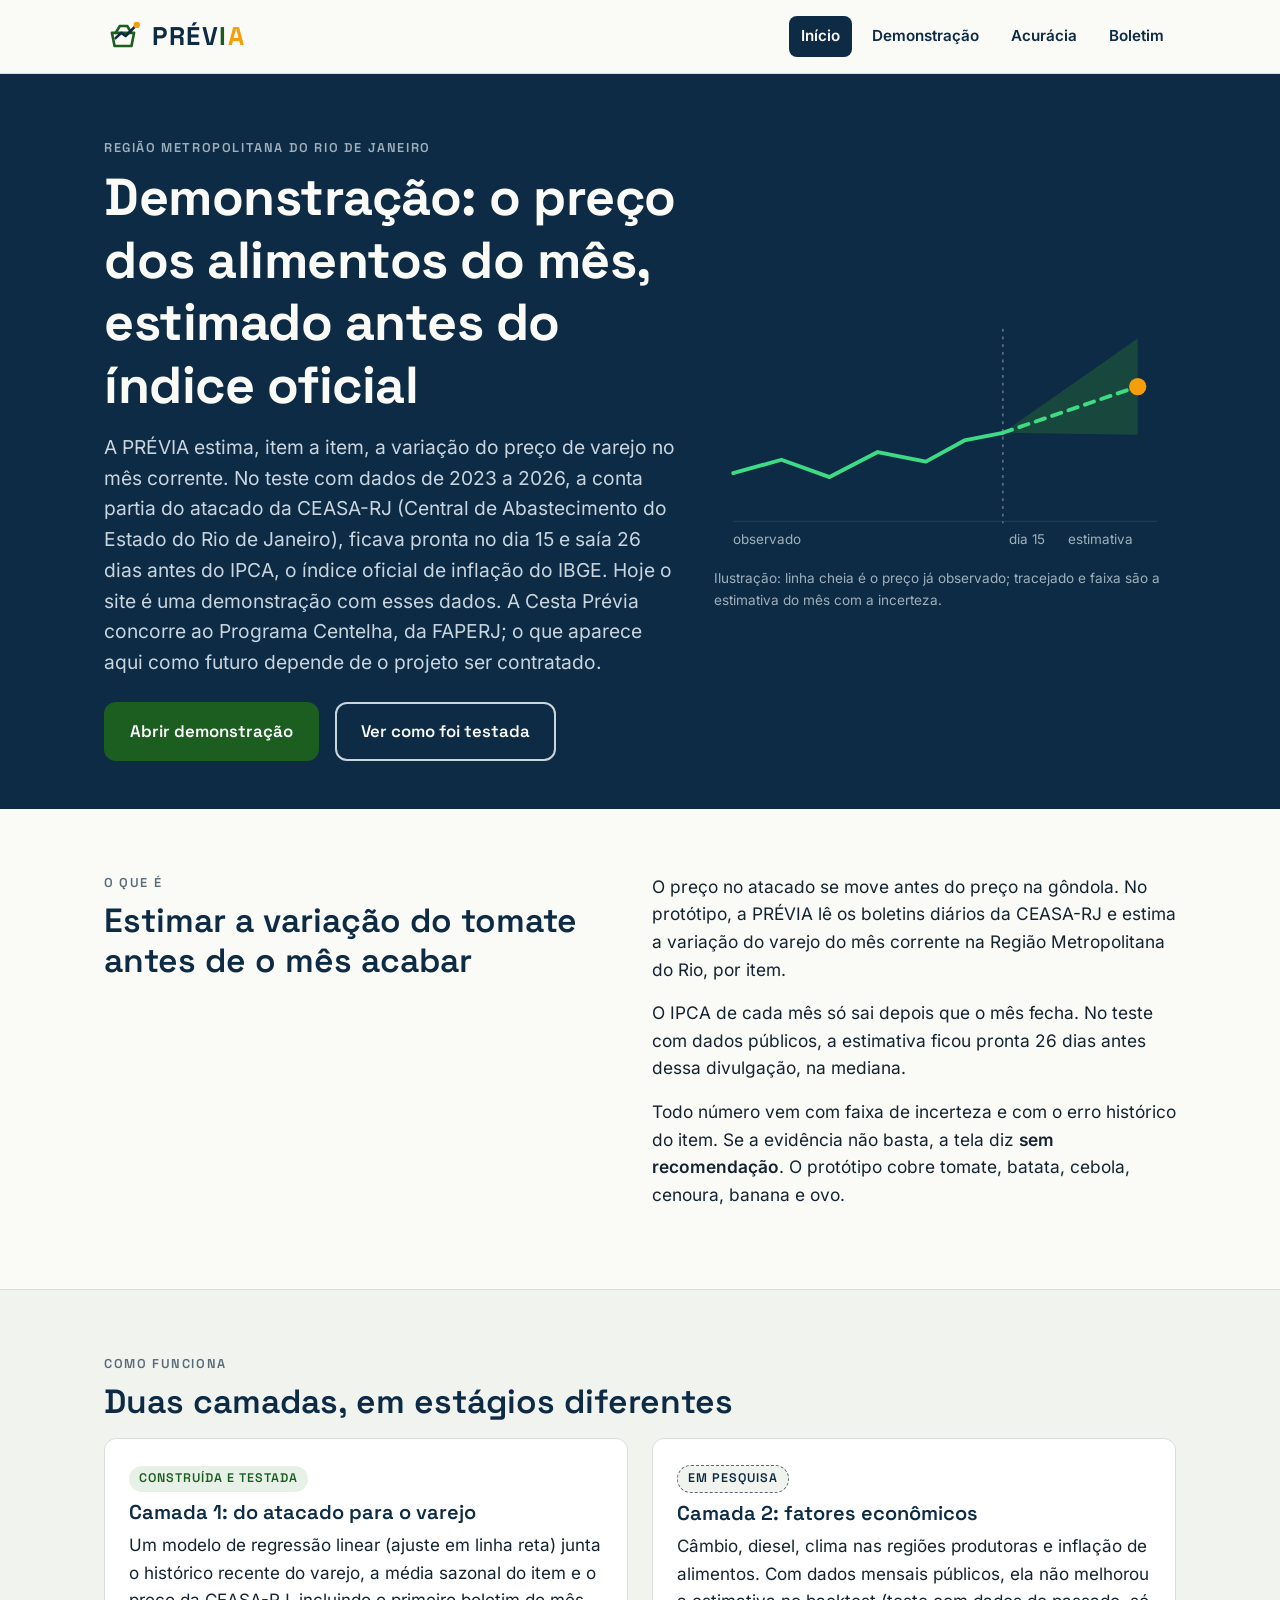
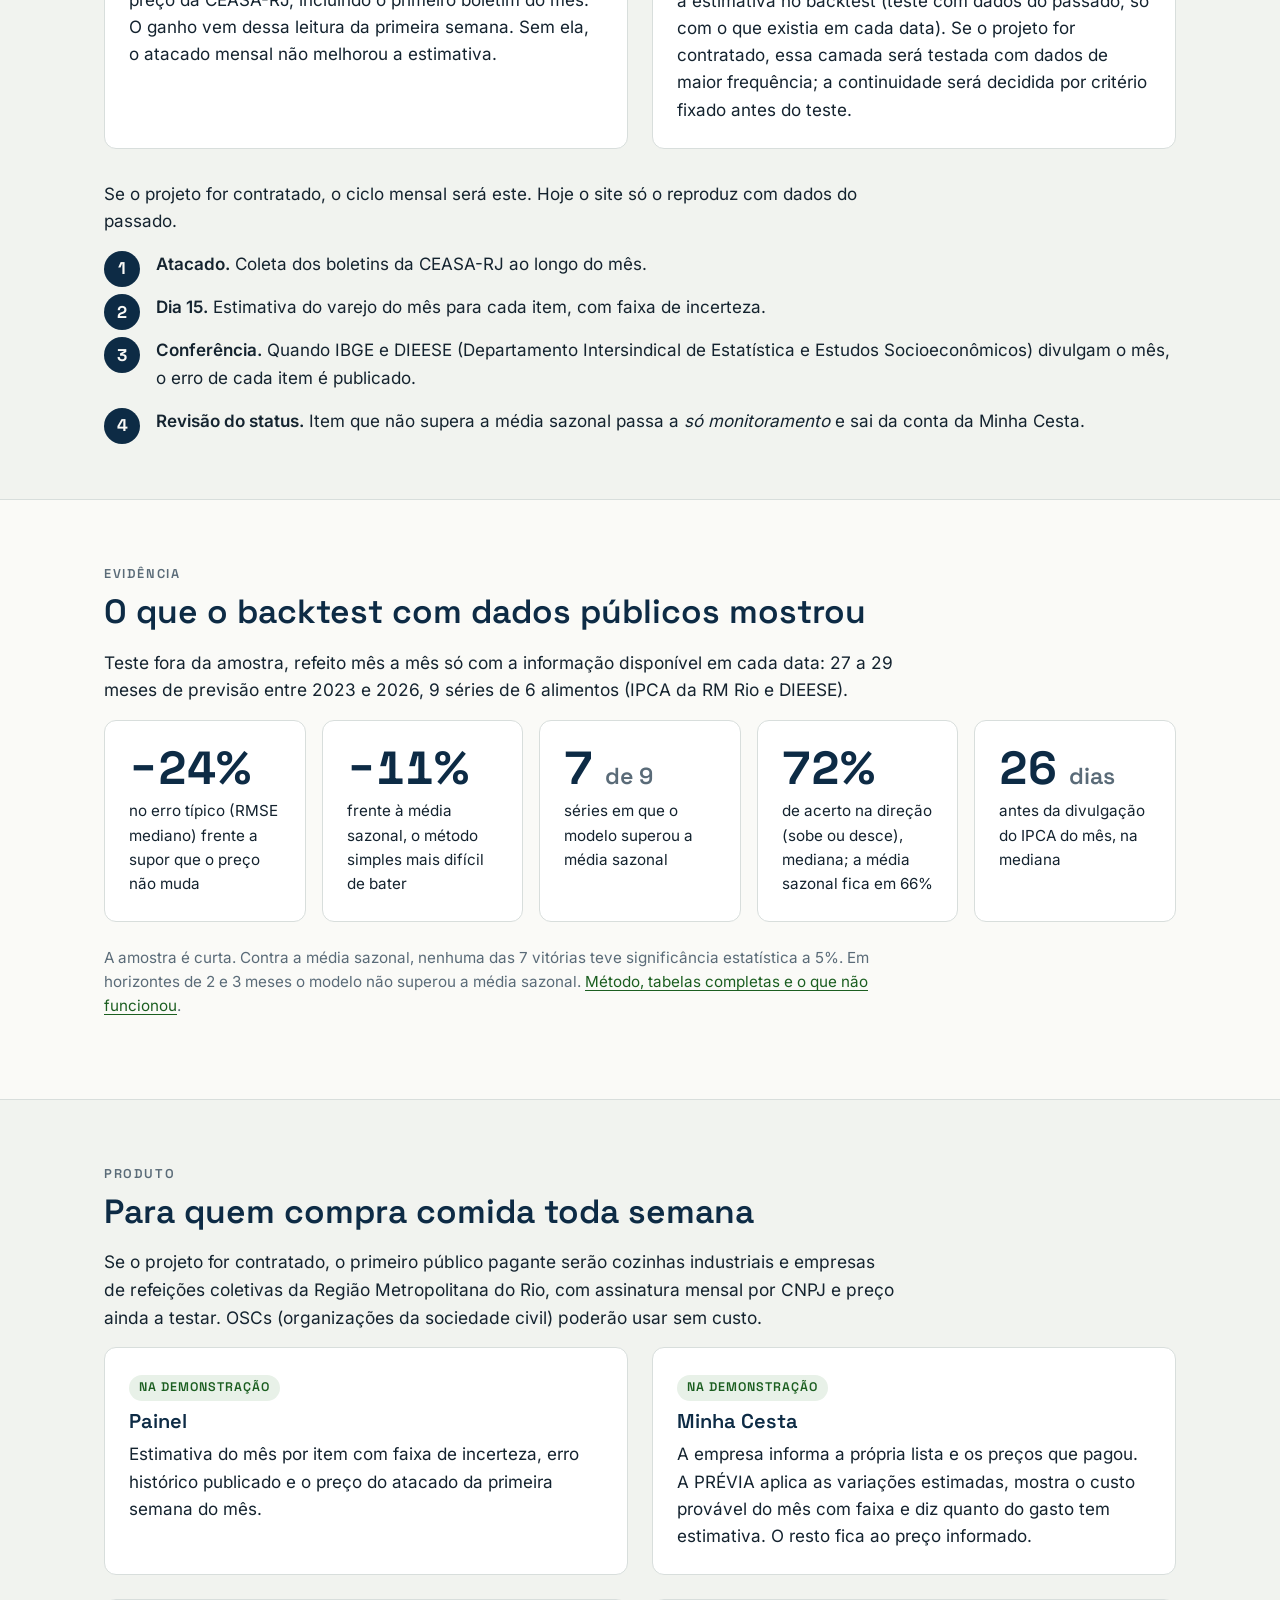
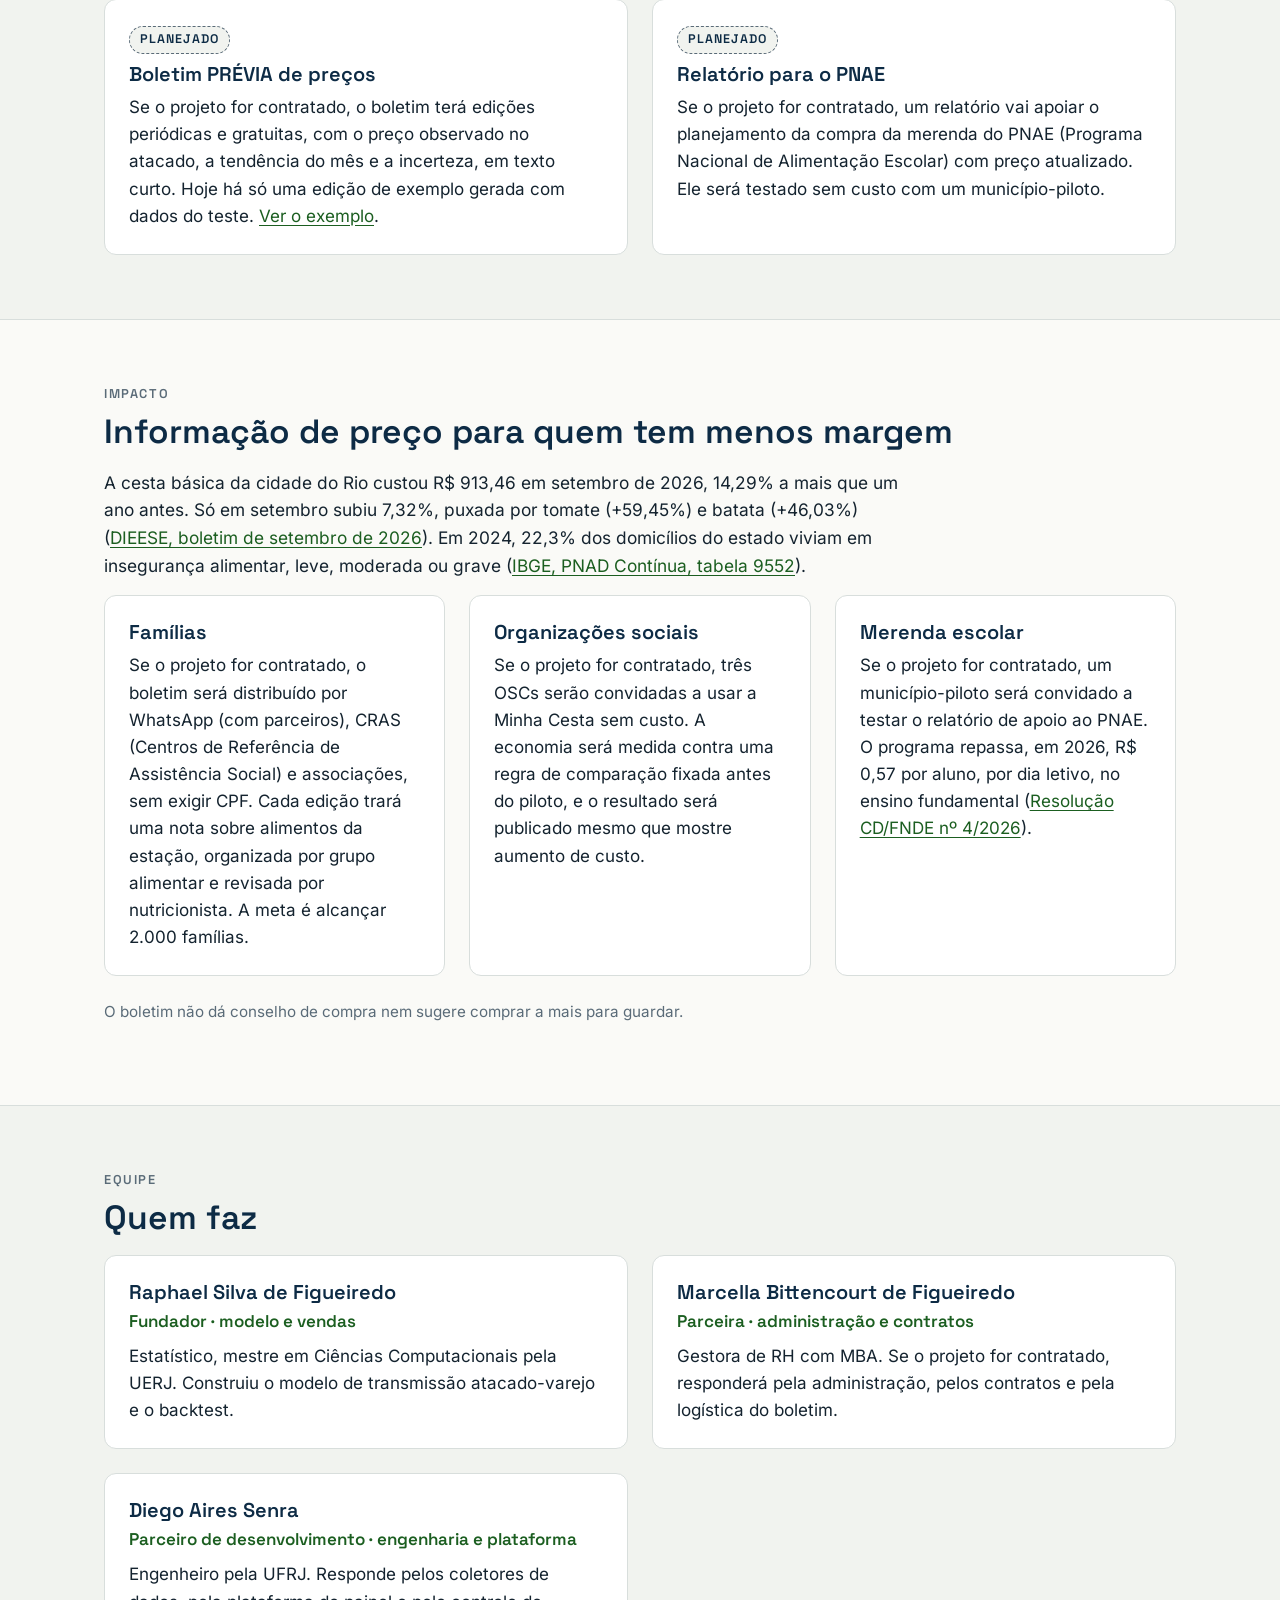
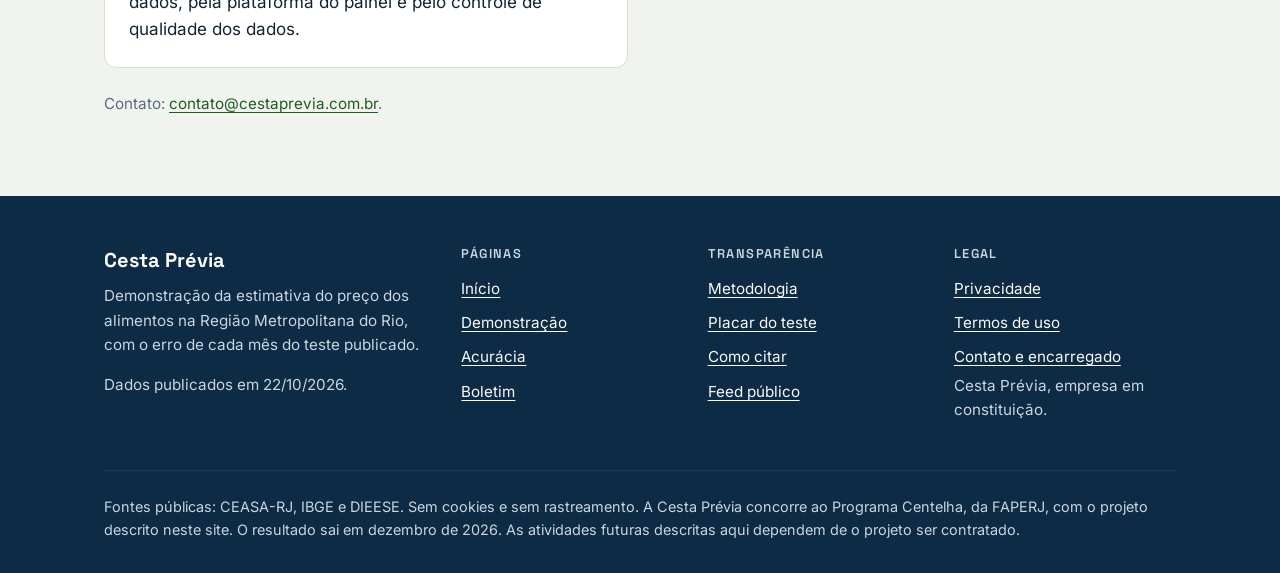
<file: index.html>
<!DOCTYPE html>
<html lang="pt-BR">
<head>
<meta charset="utf-8">
<meta name="viewport" content="width=device-width, initial-scale=1">
<title>PRÉVIA: estimativa do preço dos alimentos no Rio (demonstração) · Cesta Prévia</title>
<meta name="description" content="Demonstração da PRÉVIA: estimativa do preço dos alimentos no Rio com base no atacado da CEASA-RJ. No teste, saiu 26 dias antes do IPCA.">
<link rel="canonical" href="https://cestaprevia.com.br/">
<meta property="og:site_name" content="Cesta Prévia">
<meta property="og:locale" content="pt_BR">
<meta property="og:type" content="website">
<meta property="og:url" content="https://cestaprevia.com.br/">
<meta property="og:title" content="PRÉVIA: estimativa do preço dos alimentos no Rio (demonstração) · Cesta Prévia">
<meta property="og:description" content="Demonstração da PRÉVIA: estimativa do preço dos alimentos no Rio com base no atacado da CEASA-RJ. No teste, saiu 26 dias antes do IPCA.">
<meta property="og:image" content="https://cestaprevia.com.br/assets/img/og-previa.png">
<meta property="og:image:width" content="1200">
<meta property="og:image:height" content="630">
<meta property="og:image:alt" content="Logotipo PRÉVIA, com a frase &#39;Estimativa do preço dos alimentos no Rio (demonstração)&#39; e um gráfico de linha com faixa de incerteza.">
<meta name="twitter:card" content="summary_large_image">
<meta name="theme-color" content="#0D2B45">
<link rel="icon" type="image/png" sizes="32x32" href="assets/img/favicon-32.png">
<link rel="apple-touch-icon" href="assets/img/apple-touch-icon.png">
<link rel="manifest" href="site.webmanifest">
<link rel="preload" href="assets/fonts/space-grotesk-700.woff2" as="font" type="font/woff2" crossorigin>
<link rel="stylesheet" href="assets/css/site.css?v=20261022">
<script src="assets/js/comum.js?v=20261022" defer></script>
<script type="application/ld+json">{"@context":"https://schema.org","@type":"Organization","name":"Cesta Prévia","alternateName":"PRÉVIA","url":"https://cestaprevia.com.br/","logo":"https://cestaprevia.com.br/assets/img/logo-previa.png","contactPoint":{"@type":"ContactPoint","contactType":"atendimento","email":"contato@cestaprevia.com.br","availableLanguage":"pt-BR"}}</script>
</head>
<body>
<a class="pular" href="#conteudo">Pular para o conteúdo</a>

<header class="topo">
  <div class="container">
    <a class="marca" href="./" aria-label="PRÉVIA, página inicial">
      <svg viewBox="0 0 72 72" aria-hidden="true" focusable="false"><path d="M22 30 L30 17 H44 L50 27" stroke="#1B5E20" stroke-width="5" fill="none" stroke-linecap="round" stroke-linejoin="round"/><path d="M15 30 H57 L52 55 H20 Z" stroke="#1B5E20" stroke-width="5" fill="none" stroke-linejoin="round"/><path d="M22 40 L33 30 L41 36 L62 15" stroke="#0D2B45" stroke-width="5" fill="none" stroke-linecap="round" stroke-linejoin="round"/><circle cx="62" cy="15" r="6" fill="#F59E0B"/></svg>
      <span class="wordmark" aria-hidden="true">PRÉV<span class="i">I</span><span class="a">A</span></span>
    </a>
    <nav class="nav" aria-label="Principal">
      <ul>
        <li><a href="./" aria-current="page">Início</a></li>
        <li><a href="demo/">Demonstração</a></li>
        <li><a href="acuracia/">Acurácia</a></li>
        <li><a href="boletim/">Boletim</a></li>
      </ul>
    </nav>
  </div>
</header>

<main id="conteudo">
<noscript><div class="aviso-js"><div class="container"><p>Sem JavaScript, a data dos dados no rodapé não aparece. Os resultados do teste estão em <a href="/acuracia/">Acurácia</a> e os dados em <a href="/data/previsoes.json">data/previsoes.json</a>.</p></div></div></noscript>
  <section class="hero" aria-labelledby="titulo-hero">
    <div class="container">
      <div>
        <span class="rotulo">Região Metropolitana do Rio de Janeiro</span>
        <h1 id="titulo-hero">Demonstração: o preço dos alimentos do mês, estimado antes do índice oficial</h1>
        <p class="lead">A PRÉVIA estima, item a item, a variação do preço de varejo no mês corrente. No teste com dados de 2023 a 2026, a conta partia do atacado da CEASA-RJ (Central de Abastecimento do Estado do Rio de Janeiro), ficava pronta no dia 15 e saía 26 dias antes do IPCA, o índice oficial de inflação do IBGE. Hoje o site é uma demonstração com esses dados. A Cesta Prévia concorre ao Programa Centelha, da FAPERJ; o que aparece aqui como futuro depende de o projeto ser contratado.</p>
        <div class="acoes">
          <a class="botao botao-principal" href="demo/">Abrir demonstração</a>
          <a class="botao botao-secundario" href="acuracia/">Ver como foi testada</a>
        </div>
      </div>
      <div class="hero-grafico">
        <svg viewBox="0 0 480 300" aria-hidden="true" focusable="false">
          <line class="g-eixo" x1="20" y1="260" x2="460" y2="260" stroke-width="1.5"/>
          <path class="g-banda" d="M300 168 L440 70 L440 170 Z" opacity="0.35"/>
          <path d="M20 210 L70 196 L120 214 L170 188 L220 198 L260 176 L300 168" stroke="#3DDC84" stroke-width="4" fill="none" stroke-linecap="round" stroke-linejoin="round"/>
          <path d="M300 168 L440 120" stroke="#3DDC84" stroke-width="4" fill="none" stroke-dasharray="10 8" stroke-linecap="round"/>
          <line x1="300" y1="60" x2="300" y2="262" stroke="#8FA3B5" stroke-width="1" stroke-dasharray="3 5"/>
          <circle cx="440" cy="120" r="9" fill="#F59E0B"/>
          <text x="306" y="284" fill="#9FB0BC" font-family="Inter, sans-serif" font-size="14">dia 15</text>
          <text x="20" y="284" fill="#9FB0BC" font-family="Inter, sans-serif" font-size="14">observado</text>
          <text x="368" y="284" fill="#9FB0BC" font-family="Inter, sans-serif" font-size="14">estimativa</text>
        </svg>
        <p class="hero-nota">Ilustração: linha cheia é o preço já observado; tracejado e faixa são a estimativa do mês com a incerteza.</p>
      </div>
    </div>
  </section>

  <section class="secao" id="o-que-e" aria-labelledby="t-oque">
    <div class="container grade-2">
      <div>
        <span class="rotulo">O que é</span>
        <h2 id="t-oque">Estimar a variação do tomate antes de o mês acabar</h2>
      </div>
      <div class="intro">
        <p>O preço no atacado se move antes do preço na gôndola. No protótipo, a PRÉVIA lê os boletins diários da CEASA-RJ e estima a variação do varejo do mês corrente na Região Metropolitana do Rio, por item.</p>
        <p>O IPCA de cada mês só sai depois que o mês fecha. No teste com dados públicos, a estimativa ficou pronta 26 dias antes dessa divulgação, na mediana.</p>
        <p>Todo número vem com faixa de incerteza e com o erro histórico do item. Se a evidência não basta, a tela diz <strong>sem recomendação</strong>. O protótipo cobre tomate, batata, cebola, cenoura, banana e ovo.</p>
      </div>
    </div>
  </section>

  <section class="secao secao-suave" id="como-funciona" aria-labelledby="t-como">
    <div class="container">
      <span class="rotulo">Como funciona</span>
      <h2 id="t-como">Duas camadas, em estágios diferentes</h2>
      <div class="grade-2">
        <article class="cartao">
          <span class="tag tag-pronto">Construída e testada</span>
          <h3>Camada 1: do atacado para o varejo</h3>
          <p>Um modelo de regressão linear (ajuste em linha reta) junta o histórico recente do varejo, a média sazonal do item e o preço da CEASA-RJ, incluindo o primeiro boletim do mês. O ganho vem dessa leitura da primeira semana. Sem ela, o atacado mensal não melhorou a estimativa.</p>
        </article>
        <article class="cartao">
          <span class="tag tag-pd">Em pesquisa</span>
          <h3>Camada 2: fatores econômicos</h3>
          <p>Câmbio, diesel, clima nas regiões produtoras e inflação de alimentos. Com dados mensais públicos, ela não melhorou a estimativa no backtest (teste com dados do passado, só com o que existia em cada data). Se o projeto for contratado, essa camada será testada com dados de maior frequência; a continuidade será decidida por critério fixado antes do teste.</p>
        </article>
      </div>
      <p class="passos-intro">Se o projeto for contratado, o ciclo mensal será este. Hoje o site só o reproduz com dados do passado.</p>
      <ol class="passos passos-mes" aria-label="Passo a passo mensal">
        <li><strong>Atacado.</strong> Coleta dos boletins da CEASA-RJ ao longo do mês.</li>
        <li><strong>Dia 15.</strong> Estimativa do varejo do mês para cada item, com faixa de incerteza.</li>
        <li><strong>Conferência.</strong> Quando IBGE e DIEESE (Departamento Intersindical de Estatística e Estudos Socioeconômicos) divulgam o mês, o erro de cada item é publicado.</li>
        <li><strong>Revisão do status.</strong> Item que não supera a média sazonal passa a <em>só monitoramento</em> e sai da conta da Minha Cesta.</li>
      </ol>
    </div>
  </section>

  <section class="secao" id="evidencia" aria-labelledby="t-evid">
    <div class="container">
      <span class="rotulo">Evidência</span>
      <h2 id="t-evid">O que o backtest com dados públicos mostrou</h2>
      <p class="intro">Teste fora da amostra, refeito mês a mês só com a informação disponível em cada data: 27 a 29 meses de previsão entre 2023 e 2026, 9 séries de 6 alimentos (IPCA da RM Rio e DIEESE).</p>
      <div class="grade-numeros">
        <div class="numero"><span class="valor">−24%</span><p>no erro típico (RMSE mediano) frente a supor que o preço não muda</p></div>
        <div class="numero"><span class="valor">−11%</span><p>frente à média sazonal, o método simples mais difícil de bater</p></div>
        <div class="numero"><span class="valor">7 <small>de 9</small></span><p>séries em que o modelo superou a média sazonal</p></div>
        <div class="numero"><span class="valor">72%</span><p>de acerto na direção (sobe ou desce), mediana; a média sazonal fica em 66%</p></div>
        <div class="numero"><span class="valor">26 <small>dias</small></span><p>antes da divulgação do IPCA do mês, na mediana</p></div>
      </div>
      <p class="ressalva">A amostra é curta. Contra a média sazonal, nenhuma das 7 vitórias teve significância estatística a 5%. Em horizontes de 2 e 3 meses o modelo não superou a média sazonal. <a href="acuracia/">Método, tabelas completas e o que não funcionou</a>.</p>
    </div>
  </section>

  <section class="secao secao-suave" id="produto" aria-labelledby="t-prod">
    <div class="container">
      <span class="rotulo">Produto</span>
      <h2 id="t-prod">Para quem compra comida toda semana</h2>
      <p class="intro">Se o projeto for contratado, o primeiro público pagante serão cozinhas industriais e empresas de refeições coletivas da Região Metropolitana do Rio, com assinatura mensal por CNPJ e preço ainda a testar. OSCs (organizações da sociedade civil) poderão usar sem custo.</p>
      <div class="grade-2">
        <article class="cartao">
          <span class="tag tag-pronto">Na demonstração</span>
          <h3>Painel</h3>
          <p>Estimativa do mês por item com faixa de incerteza, erro histórico publicado e o preço do atacado da primeira semana do mês.</p>
        </article>
        <article class="cartao">
          <span class="tag tag-pronto">Na demonstração</span>
          <h3>Minha Cesta</h3>
          <p>A empresa informa a própria lista e os preços que pagou. A PRÉVIA aplica as variações estimadas, mostra o custo provável do mês com faixa e diz quanto do gasto tem estimativa. O resto fica ao preço informado.</p>
        </article>
        <article class="cartao">
          <span class="tag tag-pd">Planejado</span>
          <h3>Boletim PRÉVIA de preços</h3>
          <p>Se o projeto for contratado, o boletim terá edições periódicas e gratuitas, com o preço observado no atacado, a tendência do mês e a incerteza, em texto curto. Hoje há só uma edição de exemplo gerada com dados do teste. <a href="boletim/">Ver o exemplo</a>.</p>
        </article>
        <article class="cartao">
          <span class="tag tag-pd">Planejado</span>
          <h3>Relatório para o PNAE</h3>
          <p>Se o projeto for contratado, um relatório vai apoiar o planejamento da compra da merenda do PNAE (Programa Nacional de Alimentação Escolar) com preço atualizado. Ele será testado sem custo com um município-piloto.</p>
        </article>
      </div>
    </div>
  </section>

  <section class="secao" id="impacto" aria-labelledby="t-imp">
    <div class="container">
      <span class="rotulo">Impacto</span>
      <h2 id="t-imp">Informação de preço para quem tem menos margem</h2>
      <p class="intro">A cesta básica da cidade do Rio custou R$ 913,46 em setembro de 2026, 14,29% a mais que um ano antes. Só em setembro subiu 7,32%, puxada por tomate (+59,45%) e batata (+46,03%) (<a href="https://www.dieese.org.br/analisecestabasica/2026/202609cestabasica.pdf">DIEESE, boletim de setembro de 2026</a>). Em 2024, 22,3% dos domicílios do estado viviam em insegurança alimentar, leve, moderada ou grave (<a href="https://sidra.ibge.gov.br/tabela/9552">IBGE, PNAD Contínua, tabela 9552</a>).</p>
      <div class="grade-3">
        <article class="cartao">
          <h3>Famílias</h3>
          <p>Se o projeto for contratado, o boletim será distribuído por WhatsApp (com parceiros), CRAS (Centros de Referência de Assistência Social) e associações, sem exigir CPF. Cada edição trará uma nota sobre alimentos da estação, organizada por grupo alimentar e revisada por nutricionista. A meta é alcançar 2.000 famílias.</p>
        </article>
        <article class="cartao">
          <h3>Organizações sociais</h3>
          <p>Se o projeto for contratado, três OSCs serão convidadas a usar a Minha Cesta sem custo. A economia será medida contra uma regra de comparação fixada antes do piloto, e o resultado será publicado mesmo que mostre aumento de custo.</p>
        </article>
        <article class="cartao">
          <h3>Merenda escolar</h3>
          <p>Se o projeto for contratado, um município-piloto será convidado a testar o relatório de apoio ao PNAE. O programa repassa, em 2026, R$ 0,57 por aluno, por dia letivo, no ensino fundamental (<a href="https://in.gov.br/web/dou/-/resolucao-cd/fnde-n-4-de-26-de-fevereiro-de-2026-689597313">Resolução CD/FNDE nº 4/2026</a>).</p>
        </article>
      </div>
      <p class="ressalva">O boletim não dá conselho de compra nem sugere comprar a mais para guardar.</p>
    </div>
  </section>

  <section class="secao secao-suave" id="equipe" aria-labelledby="t-eq">
    <div class="container">
      <span class="rotulo">Equipe</span>
      <h2 id="t-eq">Quem faz</h2>
      <div class="grade-2">
        <article class="cartao pessoa">
          <h3>Raphael Silva de Figueiredo</h3>
          <p class="papel">Fundador · modelo e vendas</p>
          <p>Estatístico, mestre em Ciências Computacionais pela UERJ. Construiu o modelo de transmissão atacado-varejo e o backtest.</p>
        </article>
        <article class="cartao pessoa">
          <h3>Marcella Bittencourt de Figueiredo</h3>
          <p class="papel">Parceira · administração e contratos</p>
          <p>Gestora de RH com MBA. Se o projeto for contratado, responderá pela administração, pelos contratos e pela logística do boletim.</p>
        </article>
        <article class="cartao pessoa">
          <h3>Diego Aires Senra</h3>
          <p class="papel">Parceiro de desenvolvimento · engenharia e plataforma</p>
          <p>Engenheiro pela UFRJ. Responde pelos coletores de dados, pela plataforma do painel e pelo controle de qualidade dos dados.</p>
        </article>
      </div>
      <p class="ressalva">Contato: <a href="/contato/">contato@cestaprevia.com.br</a>.</p>
    </div>
  </section>
</main>

<footer class="rodape">
  <div class="container">
    <div class="rodape-grade">
      <div>
        <p class="rodape-marca">Cesta Prévia</p>
        <p>Demonstração da estimativa do preço dos alimentos na Região Metropolitana do Rio, com o erro de cada mês do teste publicado.</p>
        <p>Dados publicados em <time data-site="versao">data indisponível</time>.</p>
      </div>
      <nav class="rodape-nav" aria-label="Rodapé">
      <div>
        <p class="rodape-titulo">Páginas</p>
        <ul>
          <li><a href="/">Início</a></li>
          <li><a href="/demo/">Demonstração</a></li>
          <li><a href="/acuracia/">Acurácia</a></li>
          <li><a href="/boletim/">Boletim</a></li>
        </ul>
      </div>
      <div>
        <p class="rodape-titulo">Transparência</p>
        <ul>
          <li><a href="/metodologia/">Metodologia</a></li>
          <li><a href="/acuracia/#placar">Placar do teste</a></li>
          <li><a href="/metodologia/#como-citar">Como citar</a></li>
          <li><a href="/metodologia/#feed">Feed público</a></li>
        </ul>
      </div>
      <div>
        <p class="rodape-titulo">Legal</p>
        <ul>
          <li><a href="/privacidade/">Privacidade</a></li>
          <li><a href="/termos/">Termos de uso</a></li>
          <li><a href="/contato/">Contato e encarregado</a></li>
        </ul>
        <p>Cesta Prévia, empresa em constituição.</p>
      </div>
      </nav>
    </div>
    <div class="rodape-fim">
      <p>Fontes públicas: CEASA-RJ, IBGE e DIEESE. Sem cookies e sem rastreamento. A Cesta Prévia concorre ao Programa Centelha, da FAPERJ, com o projeto descrito neste site. O resultado sai em dezembro de 2026. As atividades futuras descritas aqui dependem de o projeto ser contratado.</p>
    </div>
  </div>
</footer>
</body>
</html>
</file>
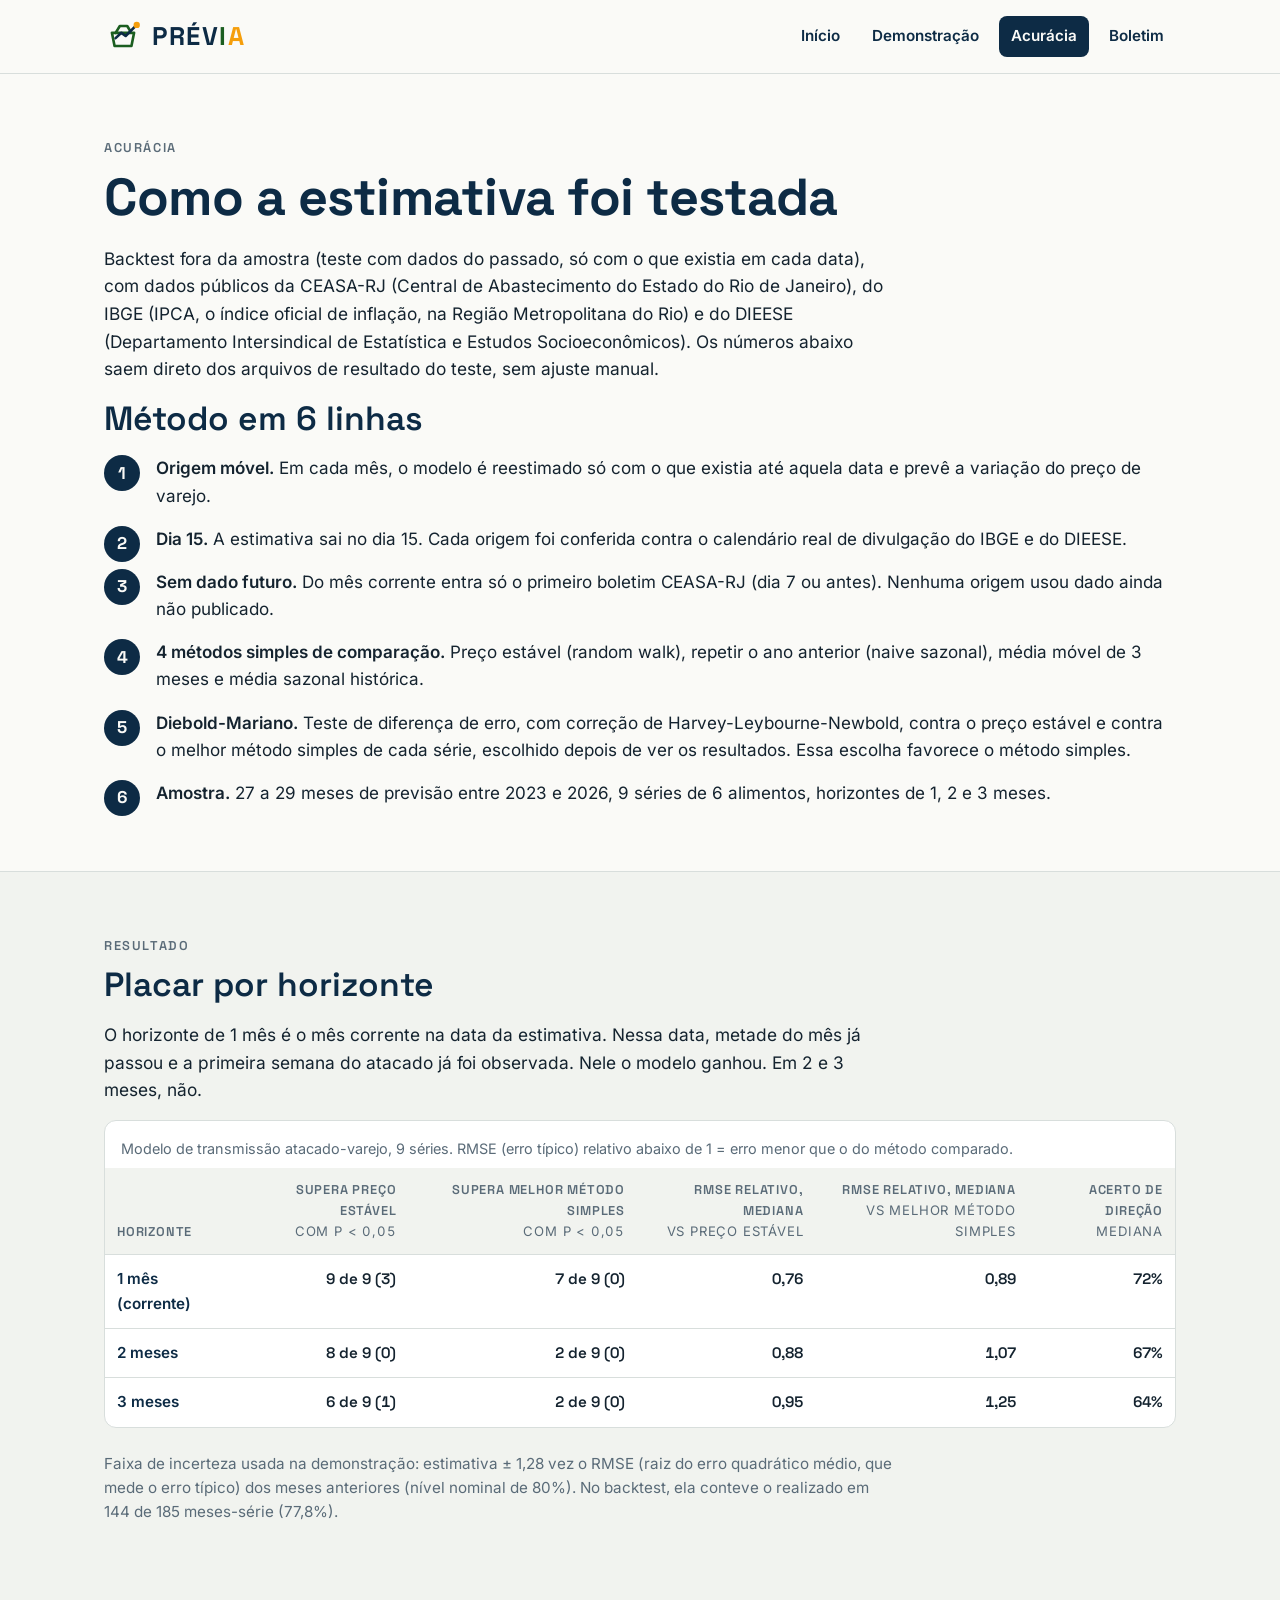
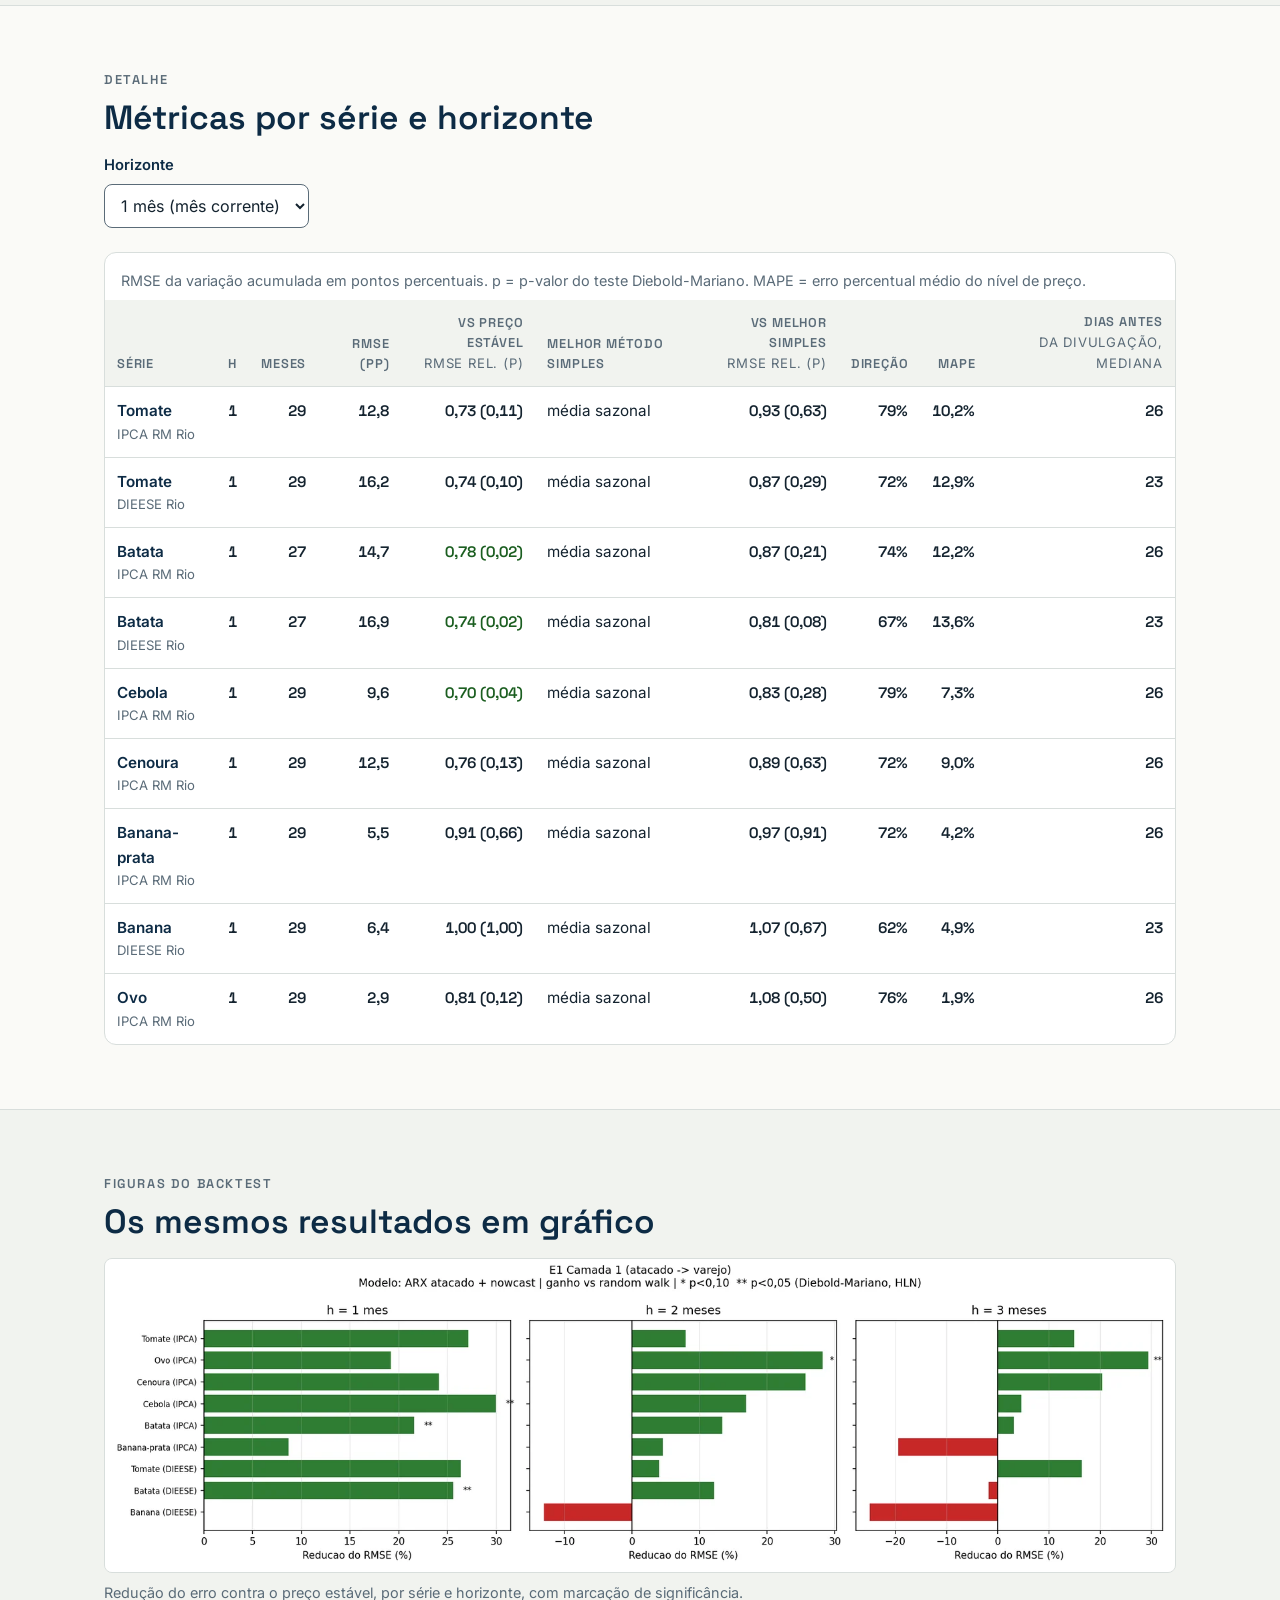
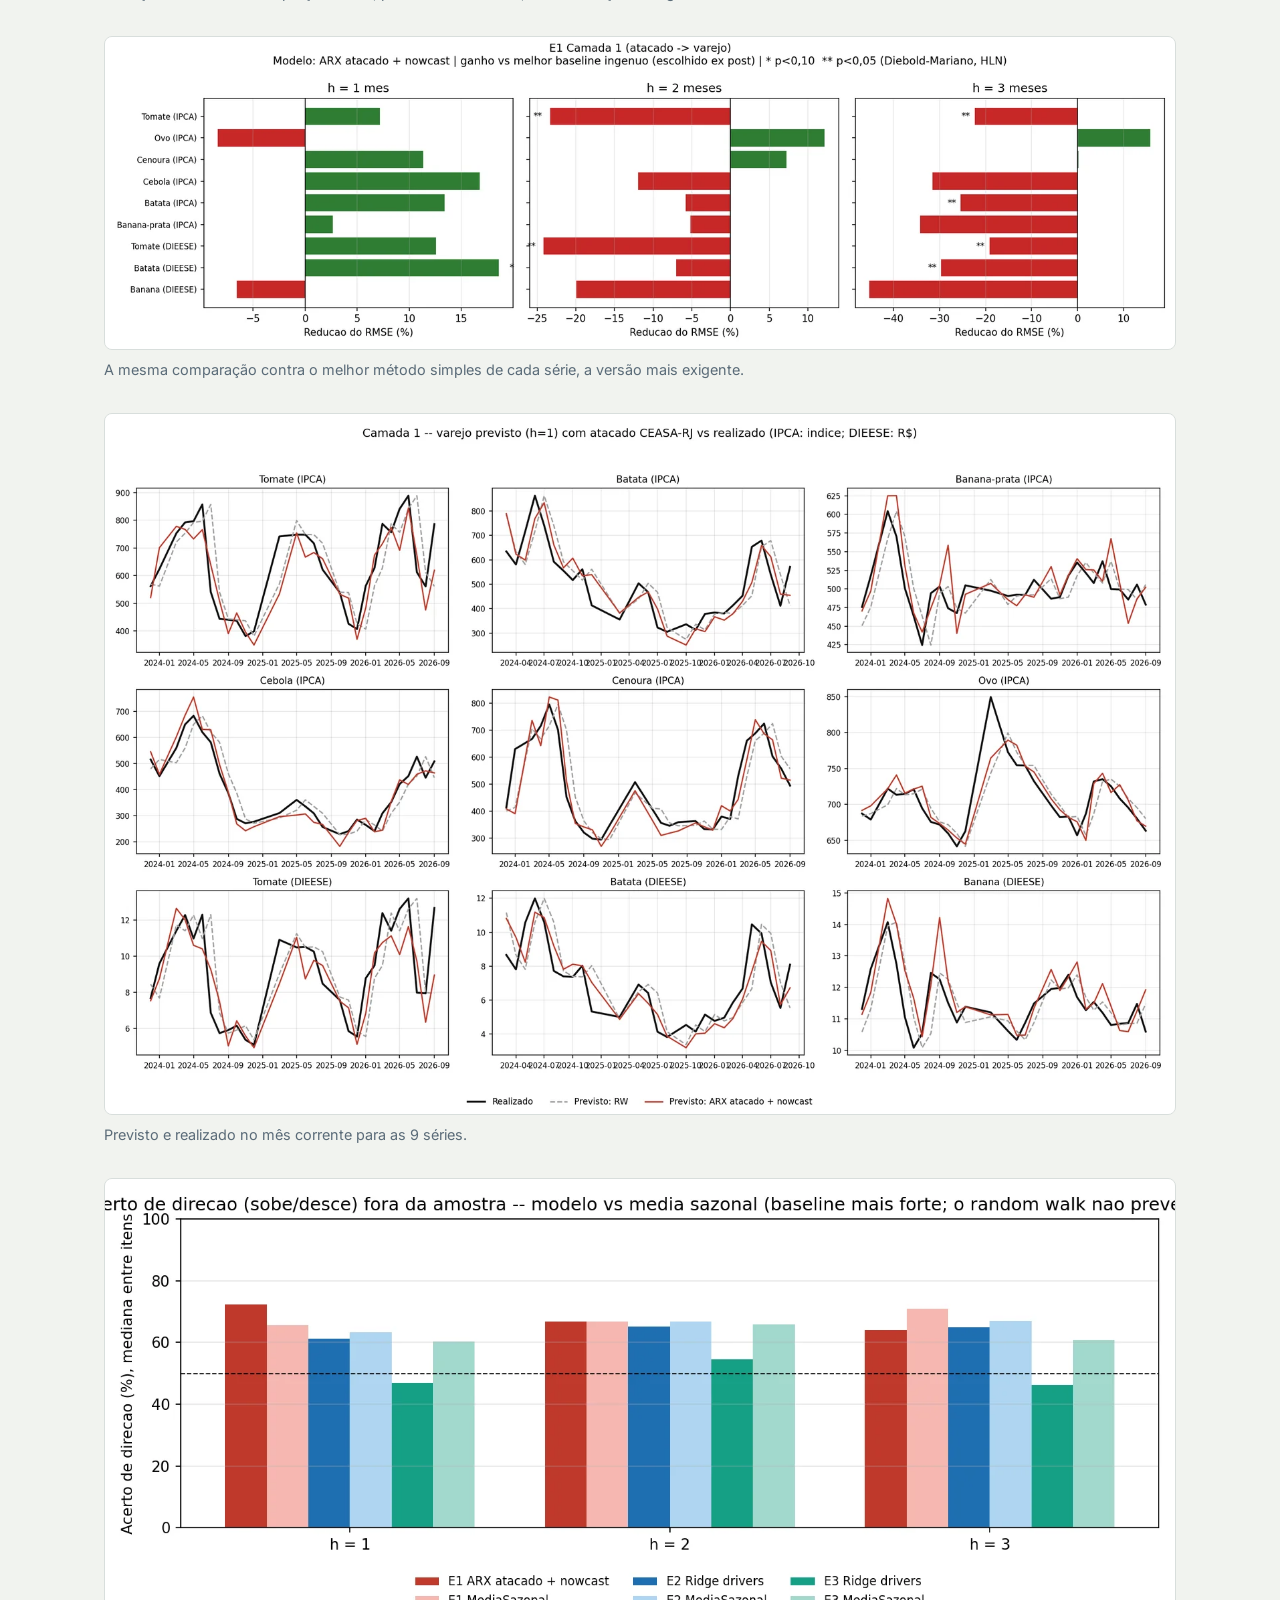
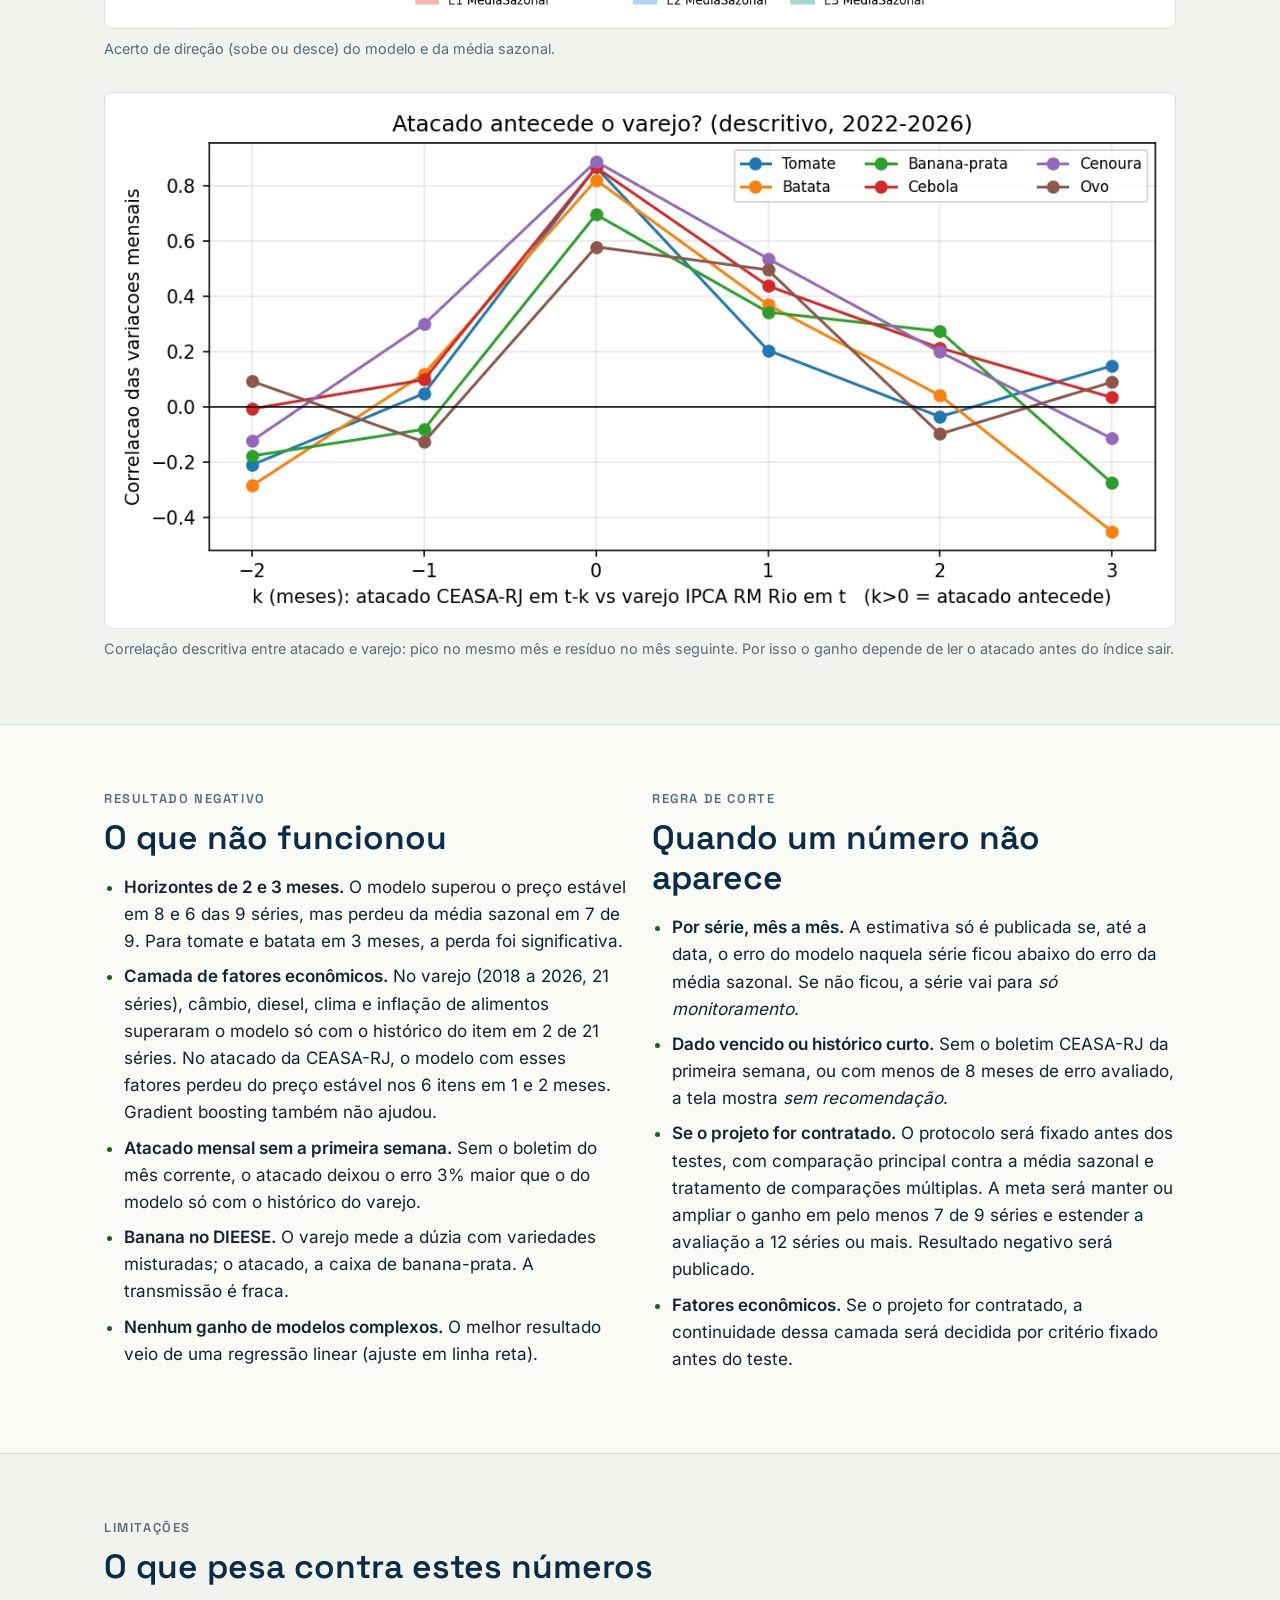
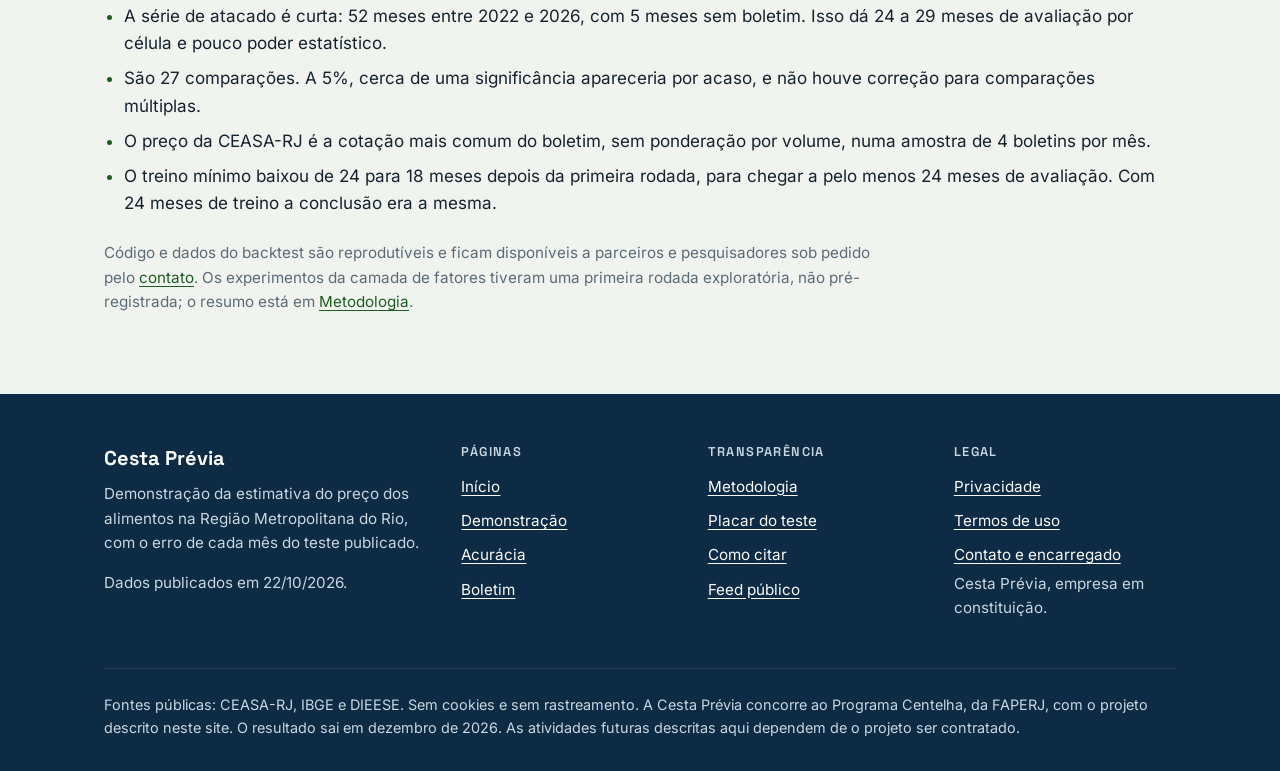
<file: acuracia/index.html>
<!DOCTYPE html>
<html lang="pt-BR">
<head>
<meta charset="utf-8">
<meta name="viewport" content="width=device-width, initial-scale=1">
<title>Acurácia · Cesta Prévia</title>
<meta name="description" content="Como a PRÉVIA foi testada: backtest fora da amostra com dados públicos, métricas por item e horizonte, figuras, o que não funcionou e a regra de corte.">
<link rel="canonical" href="https://cestaprevia.com.br/acuracia/">
<meta property="og:site_name" content="Cesta Prévia">
<meta property="og:locale" content="pt_BR">
<meta property="og:type" content="website">
<meta property="og:url" content="https://cestaprevia.com.br/acuracia/">
<meta property="og:title" content="Acurácia · Cesta Prévia">
<meta property="og:description" content="Como a PRÉVIA foi testada: backtest fora da amostra com dados públicos, métricas por item e horizonte, figuras, o que não funcionou e a regra de corte.">
<meta property="og:image" content="https://cestaprevia.com.br/assets/img/og-previa.png">
<meta property="og:image:width" content="1200">
<meta property="og:image:height" content="630">
<meta property="og:image:alt" content="Logotipo PRÉVIA, com a frase &#39;Estimativa do preço dos alimentos no Rio (demonstração)&#39; e um gráfico de linha com faixa de incerteza.">
<meta name="twitter:card" content="summary_large_image">
<meta name="theme-color" content="#0D2B45">
<link rel="icon" type="image/png" sizes="32x32" href="../assets/img/favicon-32.png">
<link rel="apple-touch-icon" href="../assets/img/apple-touch-icon.png">
<link rel="manifest" href="../site.webmanifest">
<link rel="preload" href="../assets/fonts/space-grotesk-700.woff2" as="font" type="font/woff2" crossorigin>
<link rel="stylesheet" href="../assets/css/site.css?v=20261022">
<script src="../assets/js/comum.js?v=20261022" defer></script>
<script src="../assets/js/acuracia.js?v=20261022" defer></script>
</head>
<body>
<a class="pular" href="#conteudo">Pular para o conteúdo</a>

<header class="topo">
  <div class="container">
    <a class="marca" href="../" aria-label="PRÉVIA, página inicial">
      <svg viewBox="0 0 72 72" aria-hidden="true" focusable="false"><path d="M22 30 L30 17 H44 L50 27" stroke="#1B5E20" stroke-width="5" fill="none" stroke-linecap="round" stroke-linejoin="round"/><path d="M15 30 H57 L52 55 H20 Z" stroke="#1B5E20" stroke-width="5" fill="none" stroke-linejoin="round"/><path d="M22 40 L33 30 L41 36 L62 15" stroke="#0D2B45" stroke-width="5" fill="none" stroke-linecap="round" stroke-linejoin="round"/><circle cx="62" cy="15" r="6" fill="#F59E0B"/></svg>
      <span class="wordmark" aria-hidden="true">PRÉV<span class="i">I</span><span class="a">A</span></span>
    </a>
    <nav class="nav" aria-label="Principal">
      <ul>
        <li><a href="../">Início</a></li>
        <li><a href="../demo/">Demonstração</a></li>
        <li><a href="./" aria-current="page">Acurácia</a></li>
        <li><a href="../boletim/">Boletim</a></li>
      </ul>
    </nav>
  </div>
</header>

<main id="conteudo">
<noscript><div class="aviso-js"><div class="container"><p>Esta página monta tabelas a partir de arquivos JSON públicos. Sem JavaScript, baixe <a href="/data/metricas.json">data/metricas.json</a>; as figuras abaixo mostram os mesmos resultados.</p></div></div></noscript>
  <section class="secao" aria-labelledby="t-acc">
    <div class="container">
      <span class="rotulo">Acurácia</span>
      <h1 id="t-acc">Como a estimativa foi testada</h1>
      <p class="intro">Backtest fora da amostra (teste com dados do passado, só com o que existia em cada data), com dados públicos da CEASA-RJ (Central de Abastecimento do Estado do Rio de Janeiro), do IBGE (IPCA, o índice oficial de inflação, na Região Metropolitana do Rio) e do DIEESE (Departamento Intersindical de Estatística e Estudos Socioeconômicos). Os números abaixo saem direto dos arquivos de resultado do teste, sem ajuste manual.</p>

      <h2>Método em 6 linhas</h2>
      <ol class="passos">
        <li><strong>Origem móvel.</strong> Em cada mês, o modelo é reestimado só com o que existia até aquela data e prevê a variação do preço de varejo.</li>
        <li><strong>Dia 15.</strong> A estimativa sai no dia 15. Cada origem foi conferida contra o calendário real de divulgação do IBGE e do DIEESE.</li>
        <li><strong>Sem dado futuro.</strong> Do mês corrente entra só o primeiro boletim CEASA-RJ (dia 7 ou antes). Nenhuma origem usou dado ainda não publicado.</li>
        <li><strong>4 métodos simples de comparação.</strong> Preço estável (random walk), repetir o ano anterior (naive sazonal), média móvel de 3 meses e média sazonal histórica.</li>
        <li><strong>Diebold-Mariano.</strong> Teste de diferença de erro, com correção de Harvey-Leybourne-Newbold, contra o preço estável e contra o melhor método simples de cada série, escolhido depois de ver os resultados. Essa escolha favorece o método simples.</li>
        <li><strong>Amostra.</strong> 27 a 29 meses de previsão entre 2023 e 2026, 9 séries de 6 alimentos, horizontes de 1, 2 e 3 meses.</li>
      </ol>
    </div>
  </section>

  <section class="secao secao-suave" id="placar" aria-labelledby="t-placar">
    <div class="container">
      <span class="rotulo">Resultado</span>
      <h2 id="t-placar">Placar por horizonte</h2>
      <p class="intro">O horizonte de 1 mês é o mês corrente na data da estimativa. Nessa data, metade do mês já passou e a primeira semana do atacado já foi observada. Nele o modelo ganhou. Em 2 e 3 meses, não.</p>
      <div class="tabela-rolagem" tabindex="0" role="region" aria-labelledby="cap-placar">
        <table>
          <caption id="cap-placar">Modelo de transmissão atacado-varejo, 9 séries. RMSE (erro típico) relativo abaixo de 1 = erro menor que o do método comparado.</caption>
          <thead><tr>
            <th scope="col">Horizonte</th>
            <th scope="col" class="n">Supera preço estável<span class="sub">com p &lt; 0,05</span></th>
            <th scope="col" class="n">Supera melhor método simples<span class="sub">com p &lt; 0,05</span></th>
            <th scope="col" class="n">RMSE relativo, mediana<span class="sub">vs preço estável</span></th>
            <th scope="col" class="n">RMSE relativo, mediana<span class="sub">vs melhor método simples</span></th>
            <th scope="col" class="n">Acerto de direção<span class="sub">mediana</span></th>
          </tr></thead>
          <tbody id="corpo-placar"><tr><td colspan="6" class="estado">Carregando…</td></tr></tbody>
        </table>
      </div>
      <p class="ressalva" id="nota-faixa"></p>
    </div>
  </section>

  <section class="secao" aria-labelledby="t-metricas">
    <div class="container">
      <span class="rotulo">Detalhe</span>
      <h2 id="t-metricas">Métricas por série e horizonte</h2>
      <div class="controles">
        <div class="campo">
          <label for="sel-h">Horizonte</label>
          <select id="sel-h">
            <option value="1" selected>1 mês (mês corrente)</option>
            <option value="2">2 meses</option>
            <option value="3">3 meses</option>
            <option value="todos">Todos</option>
          </select>
        </div>
      </div>
      <div class="tabela-rolagem" tabindex="0" role="region" aria-labelledby="cap-metricas">
        <table>
          <caption id="cap-metricas">RMSE da variação acumulada em pontos percentuais. p = p-valor do teste Diebold-Mariano. MAPE = erro percentual médio do nível de preço.</caption>
          <thead><tr>
            <th scope="col">Série</th>
            <th scope="col" class="n">h</th>
            <th scope="col" class="n">Meses</th>
            <th scope="col" class="n">RMSE (pp)</th>
            <th scope="col" class="n">vs preço estável<span class="sub">RMSE rel. (p)</span></th>
            <th scope="col">Melhor método simples</th>
            <th scope="col" class="n">vs melhor simples<span class="sub">RMSE rel. (p)</span></th>
            <th scope="col" class="n">Direção</th>
            <th scope="col" class="n">MAPE</th>
            <th scope="col" class="n">Dias antes<span class="sub">da divulgação, mediana</span></th>
          </tr></thead>
          <tbody id="corpo-metricas"><tr><td colspan="10" class="estado">Carregando…</td></tr></tbody>
        </table>
      </div>
    </div>
  </section>

  <section class="secao secao-suave" aria-labelledby="t-fig">
    <div class="container">
      <span class="rotulo">Figuras do backtest</span>
      <h2 id="t-fig">Os mesmos resultados em gráfico</h2>
      <div class="figuras">
        <figure>
          <img src="../assets/img/figuras/fig4_E1_ganho_vs_rw.webp" width="1600" height="467" loading="lazy" alt="Barras de redução do RMSE contra o preço estável por série e horizonte. No horizonte de 1 mês as 9 séries têm redução, com significância a 5% em cebola IPCA, batata IPCA e batata DIEESE.">
          <figcaption>Redução do erro contra o preço estável, por série e horizonte, com marcação de significância.</figcaption>
        </figure>
        <figure>
          <img src="../assets/img/figuras/fig4b_E1_ganho_vs_melhor_baseline.webp" width="1600" height="467" loading="lazy" alt="Barras de redução do RMSE contra o melhor método simples. No horizonte de 1 mês 7 de 9 séries têm redução, nenhuma significativa; em 2 e 3 meses a maioria das séries tem aumento de erro.">
          <figcaption>A mesma comparação contra o melhor método simples de cada série, a versão mais exigente.</figcaption>
        </figure>
        <figure>
          <img src="../assets/img/figuras/fig1_E1_previsto_vs_realizado_h1.webp" width="1600" height="1046" loading="lazy" alt="Nove painéis com a variação mensal prevista e a realizada no horizonte de 1 mês, de dezembro de 2023 a setembro de 2026, uma por série.">
          <figcaption>Previsto e realizado no mês corrente para as 9 séries.</figcaption>
        </figure>
        <figure>
          <img src="../assets/img/figuras/fig7_acerto_direcao.webp" width="1500" height="630" loading="lazy" alt="Barras de acerto de direção do modelo e da média sazonal por série no horizonte de 1 mês; mediana de 72% para o modelo e 66% para a média sazonal.">
          <figcaption>Acerto de direção (sobe ou desce) do modelo e da média sazonal.</figcaption>
        </figure>
        <figure>
          <img src="../assets/img/figuras/fig0_atacado_antecede_varejo.webp" width="1200" height="600" loading="lazy" alt="Correlação entre a variação do atacado com defasagem de k meses e a variação do varejo, por item; o pico fica em k igual a zero, com resíduo em k igual a um.">
          <figcaption>Correlação descritiva entre atacado e varejo: pico no mesmo mês e resíduo no mês seguinte. Por isso o ganho depende de ler o atacado antes do índice sair.</figcaption>
        </figure>
      </div>
    </div>
  </section>

  <section class="secao" aria-labelledby="t-nao">
    <div class="container grade-2">
      <div>
        <span class="rotulo">Resultado negativo</span>
        <h2 id="t-nao">O que não funcionou</h2>
        <ul class="lista">
          <li><strong>Horizontes de 2 e 3 meses.</strong> O modelo superou o preço estável em 8 e 6 das 9 séries, mas perdeu da média sazonal em 7 de 9. Para tomate e batata em 3 meses, a perda foi significativa.</li>
          <li><strong>Camada de fatores econômicos.</strong> No varejo (2018 a 2026, 21 séries), câmbio, diesel, clima e inflação de alimentos superaram o modelo só com o histórico do item em 2 de 21 séries. No atacado da CEASA-RJ, o modelo com esses fatores perdeu do preço estável nos 6 itens em 1 e 2 meses. Gradient boosting também não ajudou.</li>
          <li><strong>Atacado mensal sem a primeira semana.</strong> Sem o boletim do mês corrente, o atacado deixou o erro 3% maior que o do modelo só com o histórico do varejo.</li>
          <li><strong>Banana no DIEESE.</strong> O varejo mede a dúzia com variedades misturadas; o atacado, a caixa de banana-prata. A transmissão é fraca.</li>
          <li><strong>Nenhum ganho de modelos complexos.</strong> O melhor resultado veio de uma regressão linear (ajuste em linha reta).</li>
        </ul>
      </div>
      <div>
        <span class="rotulo">Regra de corte</span>
        <h2>Quando um número não aparece</h2>
        <ul class="lista">
          <li><strong>Por série, mês a mês.</strong> A estimativa só é publicada se, até a data, o erro do modelo naquela série ficou abaixo do erro da média sazonal. Se não ficou, a série vai para <em>só monitoramento</em>.</li>
          <li><strong>Dado vencido ou histórico curto.</strong> Sem o boletim CEASA-RJ da primeira semana, ou com menos de 8 meses de erro avaliado, a tela mostra <em>sem recomendação</em>.</li>
          <li><strong>Se o projeto for contratado.</strong> O protocolo será fixado antes dos testes, com comparação principal contra a média sazonal e tratamento de comparações múltiplas. A meta será manter ou ampliar o ganho em pelo menos 7 de 9 séries e estender a avaliação a 12 séries ou mais. Resultado negativo será publicado.</li>
          <li><strong>Fatores econômicos.</strong> Se o projeto for contratado, a continuidade dessa camada será decidida por critério fixado antes do teste.</li>
        </ul>
      </div>
    </div>
  </section>

  <section class="secao secao-suave" aria-labelledby="t-lim">
    <div class="container">
      <span class="rotulo">Limitações</span>
      <h2 id="t-lim">O que pesa contra estes números</h2>
      <ul class="lista">
        <li>A série de atacado é curta: 52 meses entre 2022 e 2026, com 5 meses sem boletim. Isso dá 24 a 29 meses de avaliação por célula e pouco poder estatístico.</li>
        <li>São 27 comparações. A 5%, cerca de uma significância apareceria por acaso, e não houve correção para comparações múltiplas.</li>
        <li>O preço da CEASA-RJ é a cotação mais comum do boletim, sem ponderação por volume, numa amostra de 4 boletins por mês.</li>
        <li>O treino mínimo baixou de 24 para 18 meses depois da primeira rodada, para chegar a pelo menos 24 meses de avaliação. Com 24 meses de treino a conclusão era a mesma.</li>
      </ul>
      <p class="ressalva">Código e dados do backtest são reprodutíveis e ficam disponíveis a parceiros e pesquisadores sob pedido pelo <a href="/contato/">contato</a>. Os experimentos da camada de fatores tiveram uma primeira rodada exploratória, não pré-registrada; o resumo está em <a href="/metodologia/#fatores">Metodologia</a>.</p>
    </div>
  </section>
</main>

<footer class="rodape">
  <div class="container">
    <div class="rodape-grade">
      <div>
        <p class="rodape-marca">Cesta Prévia</p>
        <p>Demonstração da estimativa do preço dos alimentos na Região Metropolitana do Rio, com o erro de cada mês do teste publicado.</p>
        <p>Dados publicados em <time data-site="versao">data indisponível</time>.</p>
      </div>
      <nav class="rodape-nav" aria-label="Rodapé">
      <div>
        <p class="rodape-titulo">Páginas</p>
        <ul>
          <li><a href="/">Início</a></li>
          <li><a href="/demo/">Demonstração</a></li>
          <li><a href="/acuracia/">Acurácia</a></li>
          <li><a href="/boletim/">Boletim</a></li>
        </ul>
      </div>
      <div>
        <p class="rodape-titulo">Transparência</p>
        <ul>
          <li><a href="/metodologia/">Metodologia</a></li>
          <li><a href="/acuracia/#placar">Placar do teste</a></li>
          <li><a href="/metodologia/#como-citar">Como citar</a></li>
          <li><a href="/metodologia/#feed">Feed público</a></li>
        </ul>
      </div>
      <div>
        <p class="rodape-titulo">Legal</p>
        <ul>
          <li><a href="/privacidade/">Privacidade</a></li>
          <li><a href="/termos/">Termos de uso</a></li>
          <li><a href="/contato/">Contato e encarregado</a></li>
        </ul>
        <p>Cesta Prévia, empresa em constituição.</p>
      </div>
      </nav>
    </div>
    <div class="rodape-fim">
      <p>Fontes públicas: CEASA-RJ, IBGE e DIEESE. Sem cookies e sem rastreamento. A Cesta Prévia concorre ao Programa Centelha, da FAPERJ, com o projeto descrito neste site. O resultado sai em dezembro de 2026. As atividades futuras descritas aqui dependem de o projeto ser contratado.</p>
    </div>
  </div>
</footer>
</body>
</html>
</file>
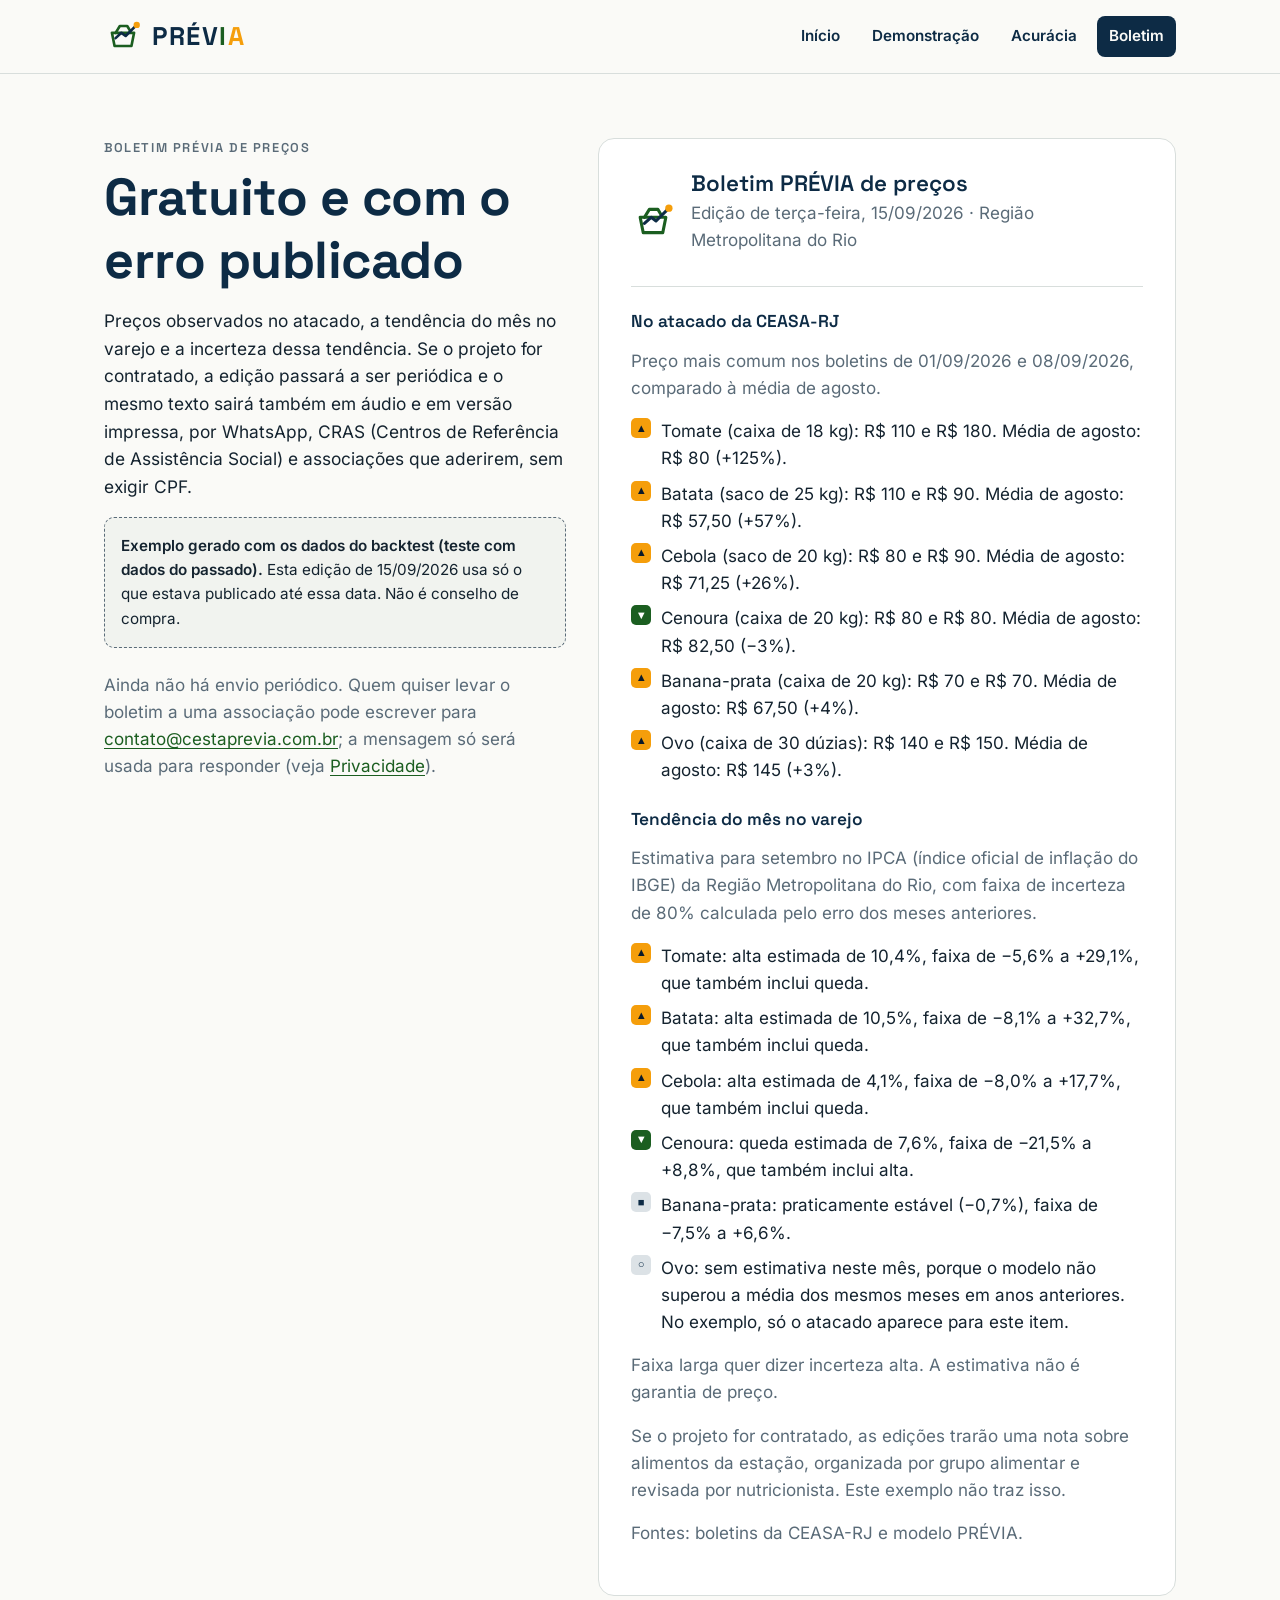
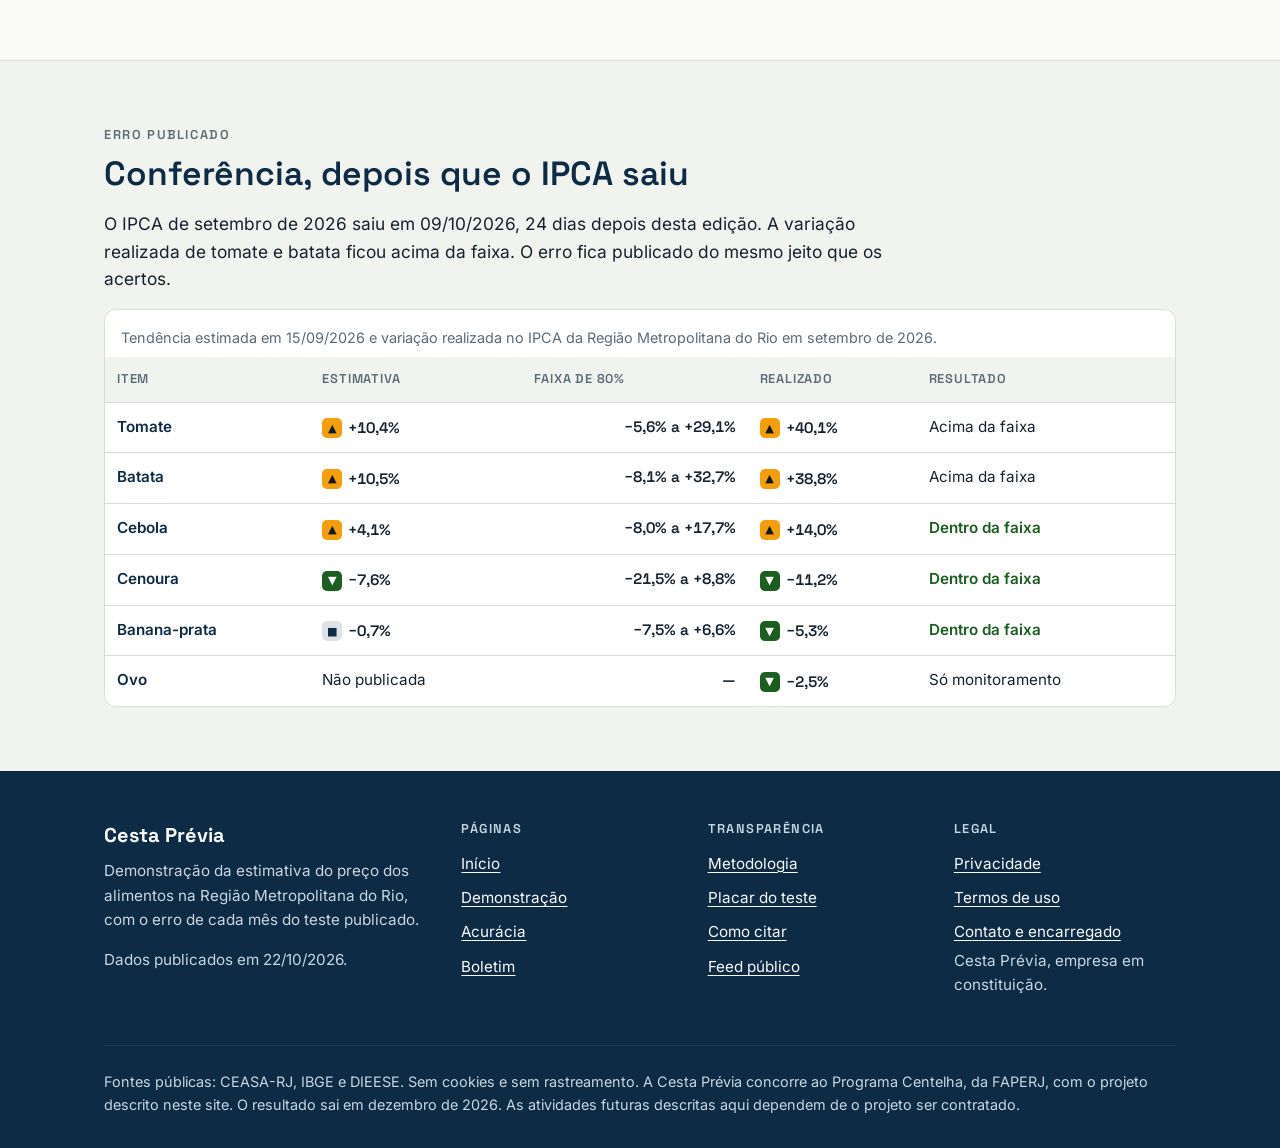
<file: boletim/index.html>
<!DOCTYPE html>
<html lang="pt-BR">
<head>
<meta charset="utf-8">
<meta name="viewport" content="width=device-width, initial-scale=1">
<title>Boletim · Cesta Prévia</title>
<meta name="description" content="Edição de exemplo do Boletim PRÉVIA de preços, gerada com dados do teste: preço no atacado da CEASA-RJ, tendência do mês no varejo, incerteza e conferência com o IPCA.">
<link rel="canonical" href="https://cestaprevia.com.br/boletim/">
<meta property="og:site_name" content="Cesta Prévia">
<meta property="og:locale" content="pt_BR">
<meta property="og:type" content="website">
<meta property="og:url" content="https://cestaprevia.com.br/boletim/">
<meta property="og:title" content="Boletim · Cesta Prévia">
<meta property="og:description" content="Edição de exemplo do Boletim PRÉVIA de preços, gerada com dados do teste: preço no atacado da CEASA-RJ, tendência do mês no varejo, incerteza e conferência com o IPCA.">
<meta property="og:image" content="https://cestaprevia.com.br/assets/img/og-previa.png">
<meta property="og:image:width" content="1200">
<meta property="og:image:height" content="630">
<meta property="og:image:alt" content="Logotipo PRÉVIA, com a frase &#39;Estimativa do preço dos alimentos no Rio (demonstração)&#39; e um gráfico de linha com faixa de incerteza.">
<meta name="twitter:card" content="summary_large_image">
<meta name="theme-color" content="#0D2B45">
<link rel="icon" type="image/png" sizes="32x32" href="../assets/img/favicon-32.png">
<link rel="apple-touch-icon" href="../assets/img/apple-touch-icon.png">
<link rel="manifest" href="../site.webmanifest">
<link rel="preload" href="../assets/fonts/space-grotesk-700.woff2" as="font" type="font/woff2" crossorigin>
<link rel="stylesheet" href="../assets/css/site.css?v=20261022">
<script src="../assets/js/comum.js?v=20261022" defer></script>
<script src="../assets/js/boletim.js?v=20261022" defer></script>
</head>
<body>
<a class="pular" href="#conteudo">Pular para o conteúdo</a>

<header class="topo">
  <div class="container">
    <a class="marca" href="../" aria-label="PRÉVIA, página inicial">
      <svg viewBox="0 0 72 72" aria-hidden="true" focusable="false"><path d="M22 30 L30 17 H44 L50 27" stroke="#1B5E20" stroke-width="5" fill="none" stroke-linecap="round" stroke-linejoin="round"/><path d="M15 30 H57 L52 55 H20 Z" stroke="#1B5E20" stroke-width="5" fill="none" stroke-linejoin="round"/><path d="M22 40 L33 30 L41 36 L62 15" stroke="#0D2B45" stroke-width="5" fill="none" stroke-linecap="round" stroke-linejoin="round"/><circle cx="62" cy="15" r="6" fill="#F59E0B"/></svg>
      <span class="wordmark" aria-hidden="true">PRÉV<span class="i">I</span><span class="a">A</span></span>
    </a>
    <nav class="nav" aria-label="Principal">
      <ul>
        <li><a href="../">Início</a></li>
        <li><a href="../demo/">Demonstração</a></li>
        <li><a href="../acuracia/">Acurácia</a></li>
        <li><a href="./" aria-current="page">Boletim</a></li>
      </ul>
    </nav>
  </div>
</header>

<main id="conteudo">
<noscript><div class="aviso-js"><div class="container"><p>Este exemplo é montado a partir de um arquivo JSON público. Sem JavaScript, baixe <a href="/data/boletim.json">data/boletim.json</a>.</p></div></div></noscript>
  <section class="secao" aria-labelledby="t-bol">
    <div class="container grade-boletim">
      <div>
        <span class="rotulo">Boletim PRÉVIA de preços</span>
        <h1 id="t-bol">Gratuito e com o erro publicado</h1>
        <p class="intro">Preços observados no atacado, a tendência do mês no varejo e a incerteza dessa tendência. Se o projeto for contratado, a edição passará a ser periódica e o mesmo texto sairá também em áudio e em versão impressa, por WhatsApp, CRAS (Centros de Referência de Assistência Social) e associações que aderirem, sem exigir CPF.</p>
        <div class="aviso-exemplo">
          <strong>Exemplo gerado com os dados do backtest (teste com dados do passado).</strong> Esta edição de <time id="aviso-edicao">—</time> usa só o que estava publicado até essa data. Não é conselho de compra.
        </div>
        <p class="muted">Ainda não há envio periódico. Quem quiser levar o boletim a uma associação pode escrever para <a href="mailto:contato@cestaprevia.com.br">contato@cestaprevia.com.br</a>; a mensagem só será usada para responder (veja <a href="/privacidade/">Privacidade</a>).</p>
      </div>

      <article class="boletim" aria-labelledby="t-edicao">
        <div class="boletim-cab">
          <svg viewBox="0 0 72 72" aria-hidden="true" focusable="false"><path d="M22 30 L30 17 H44 L50 27" stroke="#1B5E20" stroke-width="5" fill="none" stroke-linecap="round" stroke-linejoin="round"/><path d="M15 30 H57 L52 55 H20 Z" stroke="#1B5E20" stroke-width="5" fill="none" stroke-linejoin="round"/><path d="M22 40 L33 30 L41 36 L62 15" stroke="#0D2B45" stroke-width="5" fill="none" stroke-linecap="round" stroke-linejoin="round"/><circle cx="62" cy="15" r="6" fill="#F59E0B"/></svg>
          <div>
            <h2 id="t-edicao">Boletim PRÉVIA de preços</h2>
            <p class="muted" id="edicao-data">Carregando edição…</p>
          </div>
        </div>
        <div id="boletim-corpo"><p class="estado">Carregando…</p></div>
      </article>
    </div>
  </section>

  <section class="secao secao-suave" aria-labelledby="t-conf">
    <div class="container">
      <span class="rotulo">Erro publicado</span>
      <h2 id="t-conf">Conferência, depois que o IPCA saiu</h2>
      <p class="intro" id="conf-intro">Carregando…</p>
      <div class="tabela-rolagem" tabindex="0" role="region" aria-labelledby="cap-conf">
        <table>
          <caption id="cap-conf">Tendência estimada na edição de exemplo e variação realizada no IPCA da Região Metropolitana do Rio.</caption>
          <thead><tr><th scope="col">Item</th><th scope="col">Estimativa</th><th scope="col">Faixa de 80%</th><th scope="col">Realizado</th><th scope="col">Resultado</th></tr></thead>
          <tbody id="corpo-conf"><tr><td colspan="5" class="estado">Carregando…</td></tr></tbody>
        </table>
      </div>
    </div>
  </section>
</main>

<footer class="rodape">
  <div class="container">
    <div class="rodape-grade">
      <div>
        <p class="rodape-marca">Cesta Prévia</p>
        <p>Demonstração da estimativa do preço dos alimentos na Região Metropolitana do Rio, com o erro de cada mês do teste publicado.</p>
        <p>Dados publicados em <time data-site="versao">data indisponível</time>.</p>
      </div>
      <nav class="rodape-nav" aria-label="Rodapé">
      <div>
        <p class="rodape-titulo">Páginas</p>
        <ul>
          <li><a href="/">Início</a></li>
          <li><a href="/demo/">Demonstração</a></li>
          <li><a href="/acuracia/">Acurácia</a></li>
          <li><a href="/boletim/">Boletim</a></li>
        </ul>
      </div>
      <div>
        <p class="rodape-titulo">Transparência</p>
        <ul>
          <li><a href="/metodologia/">Metodologia</a></li>
          <li><a href="/acuracia/#placar">Placar do teste</a></li>
          <li><a href="/metodologia/#como-citar">Como citar</a></li>
          <li><a href="/metodologia/#feed">Feed público</a></li>
        </ul>
      </div>
      <div>
        <p class="rodape-titulo">Legal</p>
        <ul>
          <li><a href="/privacidade/">Privacidade</a></li>
          <li><a href="/termos/">Termos de uso</a></li>
          <li><a href="/contato/">Contato e encarregado</a></li>
        </ul>
        <p>Cesta Prévia, empresa em constituição.</p>
      </div>
      </nav>
    </div>
    <div class="rodape-fim">
      <p>Fontes públicas: CEASA-RJ, IBGE e DIEESE. Sem cookies e sem rastreamento. A Cesta Prévia concorre ao Programa Centelha, da FAPERJ, com o projeto descrito neste site. O resultado sai em dezembro de 2026. As atividades futuras descritas aqui dependem de o projeto ser contratado.</p>
    </div>
  </div>
</footer>
</body>
</html>
</file>
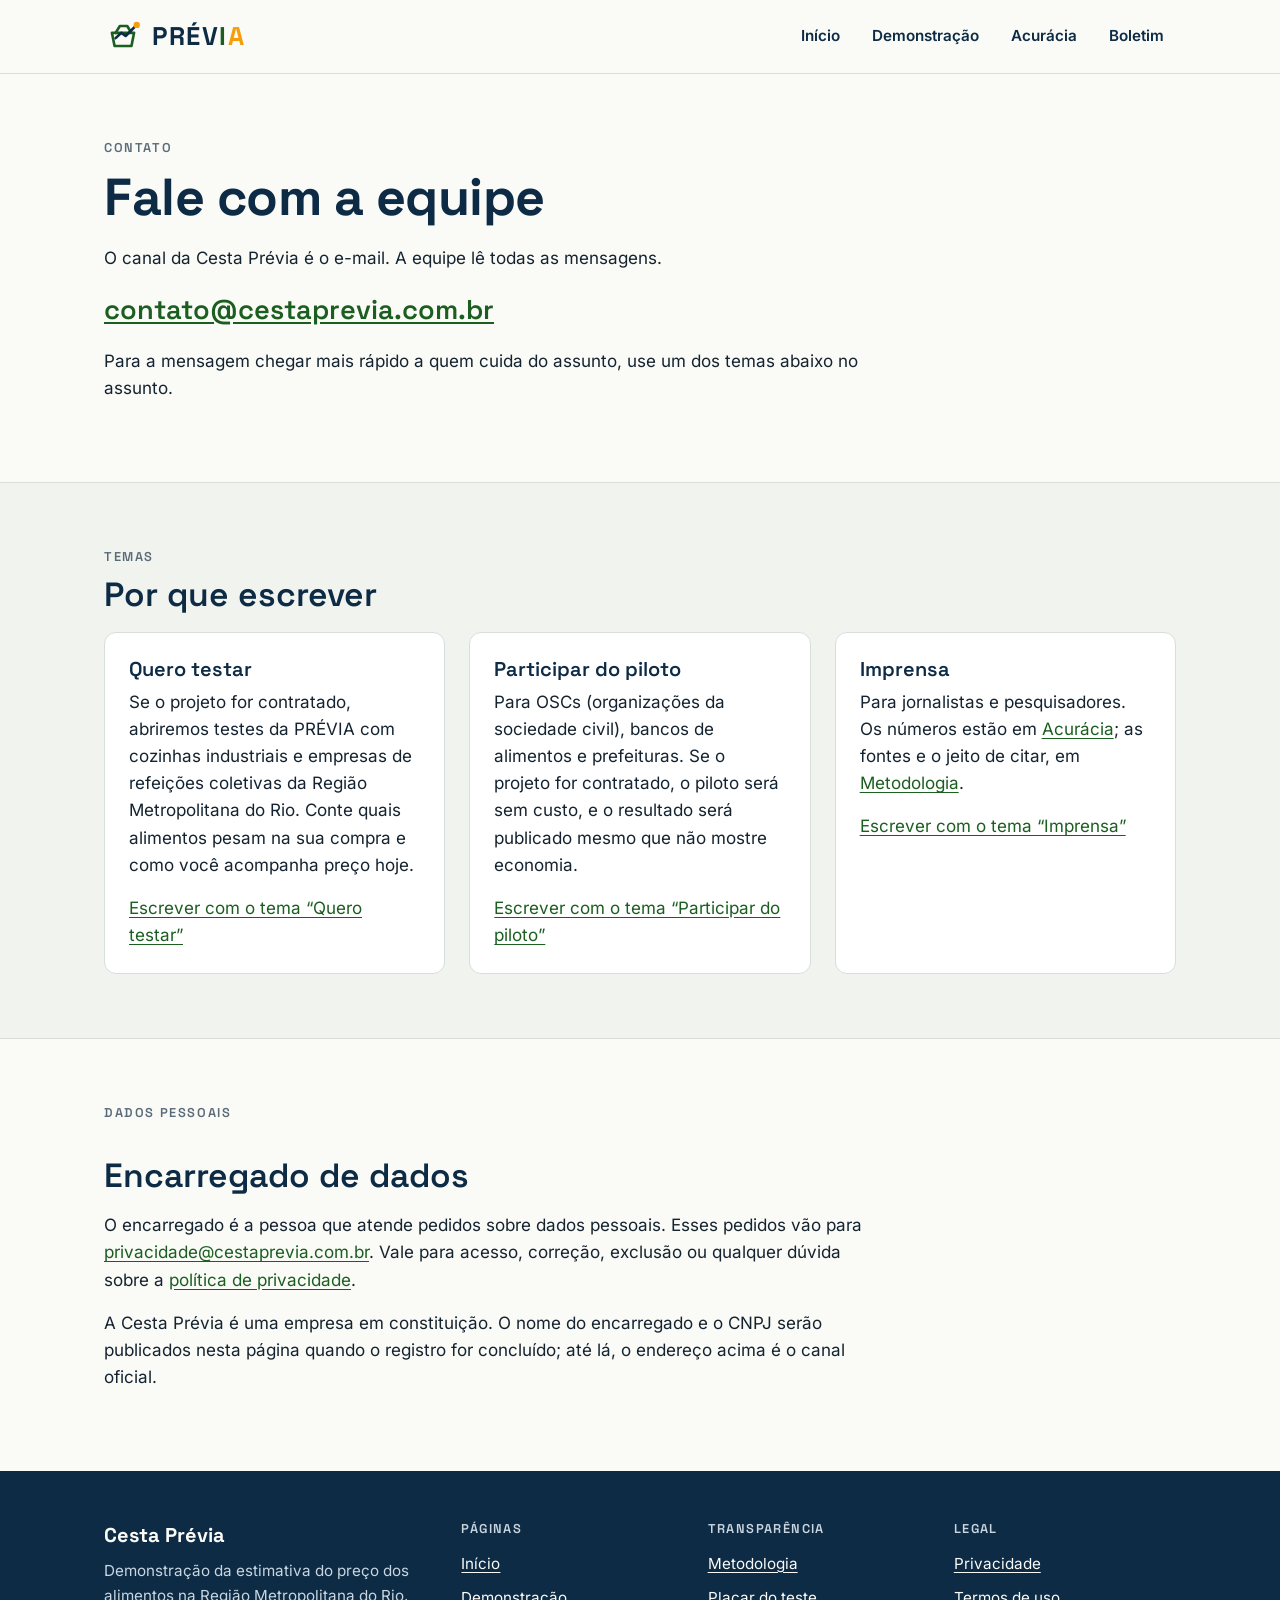
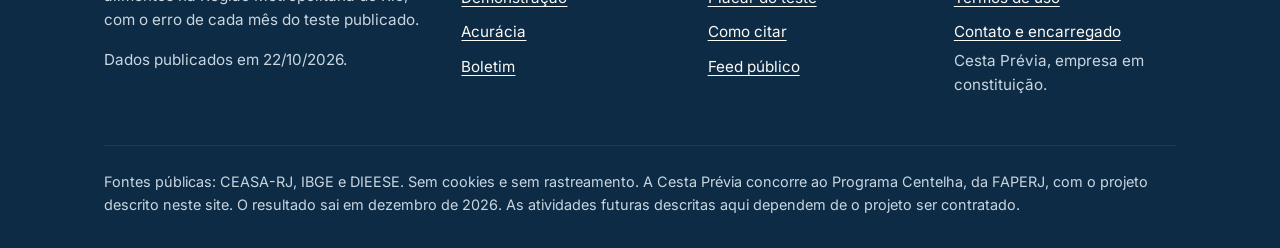
<file: contato/index.html>
<!DOCTYPE html>
<html lang="pt-BR">
<head>
<meta charset="utf-8">
<meta name="viewport" content="width=device-width, initial-scale=1">
<title>Contato · Cesta Prévia</title>
<meta name="description" content="Fale com a Cesta Prévia por e-mail: testes para cozinhas industriais, piloto com OSCs e prefeituras, imprensa e encarregado de dados pessoais.">
<link rel="canonical" href="https://cestaprevia.com.br/contato/">
<meta property="og:site_name" content="Cesta Prévia">
<meta property="og:locale" content="pt_BR">
<meta property="og:type" content="website">
<meta property="og:url" content="https://cestaprevia.com.br/contato/">
<meta property="og:title" content="Contato · Cesta Prévia">
<meta property="og:description" content="Fale com a Cesta Prévia por e-mail: testes para cozinhas industriais, piloto com OSCs e prefeituras, imprensa e encarregado de dados pessoais.">
<meta property="og:image" content="https://cestaprevia.com.br/assets/img/og-previa.png">
<meta property="og:image:width" content="1200">
<meta property="og:image:height" content="630">
<meta property="og:image:alt" content="Logotipo PRÉVIA, com a frase &#39;Estimativa do preço dos alimentos no Rio (demonstração)&#39; e um gráfico de linha com faixa de incerteza.">
<meta name="twitter:card" content="summary_large_image">
<meta name="theme-color" content="#0D2B45">
<link rel="icon" type="image/png" sizes="32x32" href="../assets/img/favicon-32.png">
<link rel="apple-touch-icon" href="../assets/img/apple-touch-icon.png">
<link rel="manifest" href="../site.webmanifest">
<link rel="preload" href="../assets/fonts/space-grotesk-700.woff2" as="font" type="font/woff2" crossorigin>
<link rel="stylesheet" href="../assets/css/site.css?v=20261022">
<script src="../assets/js/comum.js?v=20261022" defer></script>
</head>
<body>
<a class="pular" href="#conteudo">Pular para o conteúdo</a>

<header class="topo">
  <div class="container">
    <a class="marca" href="../" aria-label="PRÉVIA, página inicial">
      <svg viewBox="0 0 72 72" aria-hidden="true" focusable="false"><path d="M22 30 L30 17 H44 L50 27" stroke="#1B5E20" stroke-width="5" fill="none" stroke-linecap="round" stroke-linejoin="round"/><path d="M15 30 H57 L52 55 H20 Z" stroke="#1B5E20" stroke-width="5" fill="none" stroke-linejoin="round"/><path d="M22 40 L33 30 L41 36 L62 15" stroke="#0D2B45" stroke-width="5" fill="none" stroke-linecap="round" stroke-linejoin="round"/><circle cx="62" cy="15" r="6" fill="#F59E0B"/></svg>
      <span class="wordmark" aria-hidden="true">PRÉV<span class="i">I</span><span class="a">A</span></span>
    </a>
    <nav class="nav" aria-label="Principal">
      <ul>
        <li><a href="../">Início</a></li>
        <li><a href="../demo/">Demonstração</a></li>
        <li><a href="../acuracia/">Acurácia</a></li>
        <li><a href="../boletim/">Boletim</a></li>
      </ul>
    </nav>
  </div>
</header>

<main id="conteudo">
  <section class="secao" aria-labelledby="t-contato">
    <div class="container texto">
      <span class="rotulo">Contato</span>
      <h1 id="t-contato">Fale com a equipe</h1>
      <p>O canal da Cesta Prévia é o e-mail. A equipe lê todas as mensagens.</p>
      <p class="email-grande"><a href="mailto:contato@cestaprevia.com.br">contato@cestaprevia.com.br</a></p>
      <p>Para a mensagem chegar mais rápido a quem cuida do assunto, use um dos temas abaixo no assunto.</p>
    </div>
  </section>

  <section class="secao secao-suave" aria-labelledby="t-temas">
    <div class="container">
      <span class="rotulo">Temas</span>
      <h2 id="t-temas">Por que escrever</h2>
      <div class="grade-3">
        <article class="cartao">
          <h3>Quero testar</h3>
          <p>Se o projeto for contratado, abriremos testes da PRÉVIA com cozinhas industriais e empresas de refeições coletivas da Região Metropolitana do Rio. Conte quais alimentos pesam na sua compra e como você acompanha preço hoje.</p>
          <p><a href="mailto:contato@cestaprevia.com.br?subject=Quero%20testar">Escrever com o tema “Quero testar”</a></p>
        </article>
        <article class="cartao">
          <h3>Participar do piloto</h3>
          <p>Para OSCs (organizações da sociedade civil), bancos de alimentos e prefeituras. Se o projeto for contratado, o piloto será sem custo, e o resultado será publicado mesmo que não mostre economia.</p>
          <p><a href="mailto:contato@cestaprevia.com.br?subject=Participar%20do%20piloto">Escrever com o tema “Participar do piloto”</a></p>
        </article>
        <article class="cartao">
          <h3>Imprensa</h3>
          <p>Para jornalistas e pesquisadores. Os números estão em <a href="/acuracia/">Acurácia</a>; as fontes e o jeito de citar, em <a href="/metodologia/">Metodologia</a>.</p>
          <p><a href="mailto:contato@cestaprevia.com.br?subject=Imprensa">Escrever com o tema “Imprensa”</a></p>
        </article>
      </div>
    </div>
  </section>

  <section class="secao" aria-labelledby="t-encarregado">
    <div class="container texto">
      <span class="rotulo">Dados pessoais</span>
      <h2 id="t-encarregado">Encarregado de dados</h2>
      <p>O encarregado é a pessoa que atende pedidos sobre dados pessoais. Esses pedidos vão para <a href="mailto:privacidade@cestaprevia.com.br">privacidade@cestaprevia.com.br</a>. Vale para acesso, correção, exclusão ou qualquer dúvida sobre a <a href="/privacidade/">política de privacidade</a>.</p>
      <p>A Cesta Prévia é uma empresa em constituição. O nome do encarregado e o CNPJ serão publicados nesta página quando o registro for concluído; até lá, o endereço acima é o canal oficial.</p>
    </div>
  </section>
</main>

<footer class="rodape">
  <div class="container">
    <div class="rodape-grade">
      <div>
        <p class="rodape-marca">Cesta Prévia</p>
        <p>Demonstração da estimativa do preço dos alimentos na Região Metropolitana do Rio, com o erro de cada mês do teste publicado.</p>
        <p>Dados publicados em <time data-site="versao">data indisponível</time>.</p>
      </div>
      <nav class="rodape-nav" aria-label="Rodapé">
      <div>
        <p class="rodape-titulo">Páginas</p>
        <ul>
          <li><a href="/">Início</a></li>
          <li><a href="/demo/">Demonstração</a></li>
          <li><a href="/acuracia/">Acurácia</a></li>
          <li><a href="/boletim/">Boletim</a></li>
        </ul>
      </div>
      <div>
        <p class="rodape-titulo">Transparência</p>
        <ul>
          <li><a href="/metodologia/">Metodologia</a></li>
          <li><a href="/acuracia/#placar">Placar do teste</a></li>
          <li><a href="/metodologia/#como-citar">Como citar</a></li>
          <li><a href="/metodologia/#feed">Feed público</a></li>
        </ul>
      </div>
      <div>
        <p class="rodape-titulo">Legal</p>
        <ul>
          <li><a href="/privacidade/">Privacidade</a></li>
          <li><a href="/termos/">Termos de uso</a></li>
          <li><a href="/contato/">Contato e encarregado</a></li>
        </ul>
        <p>Cesta Prévia, empresa em constituição.</p>
      </div>
      </nav>
    </div>
    <div class="rodape-fim">
      <p>Fontes públicas: CEASA-RJ, IBGE e DIEESE. Sem cookies e sem rastreamento. A Cesta Prévia concorre ao Programa Centelha, da FAPERJ, com o projeto descrito neste site. O resultado sai em dezembro de 2026. As atividades futuras descritas aqui dependem de o projeto ser contratado.</p>
    </div>
  </div>
</footer>
</body>
</html>
</file>
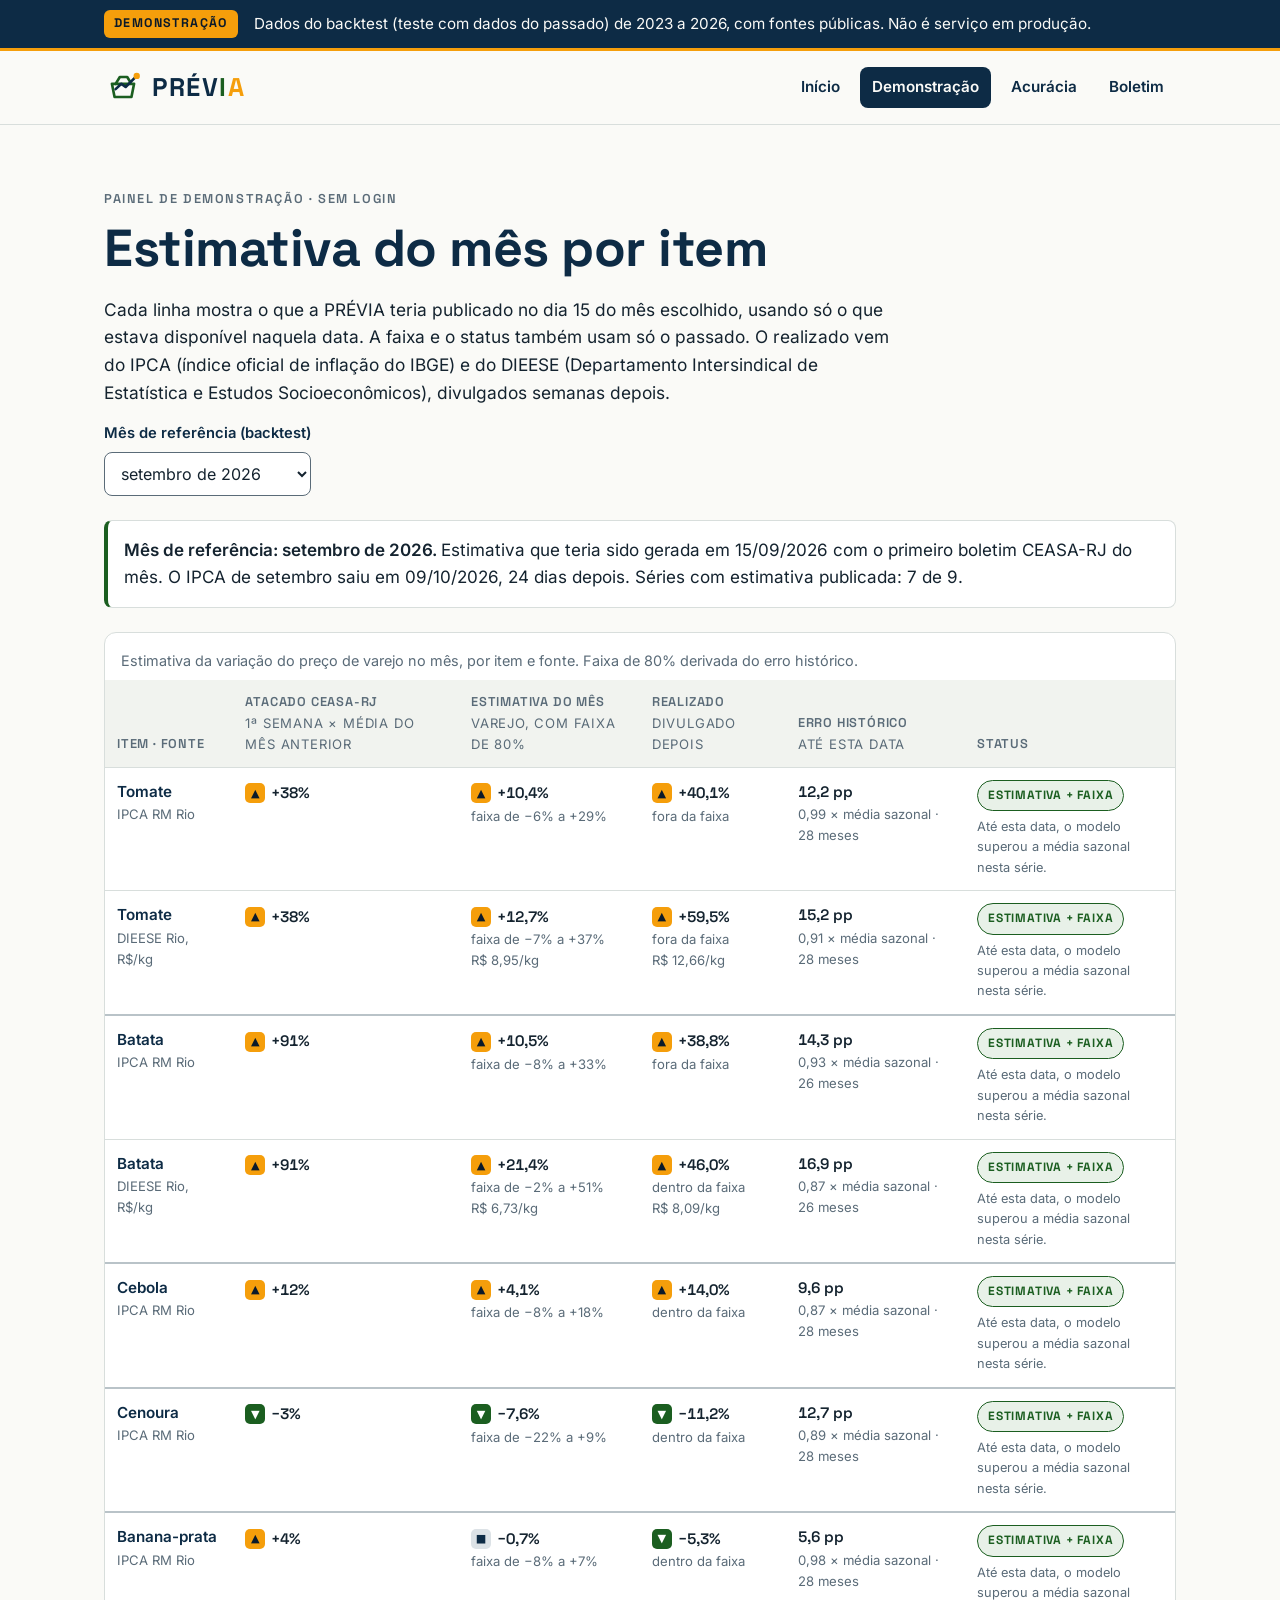
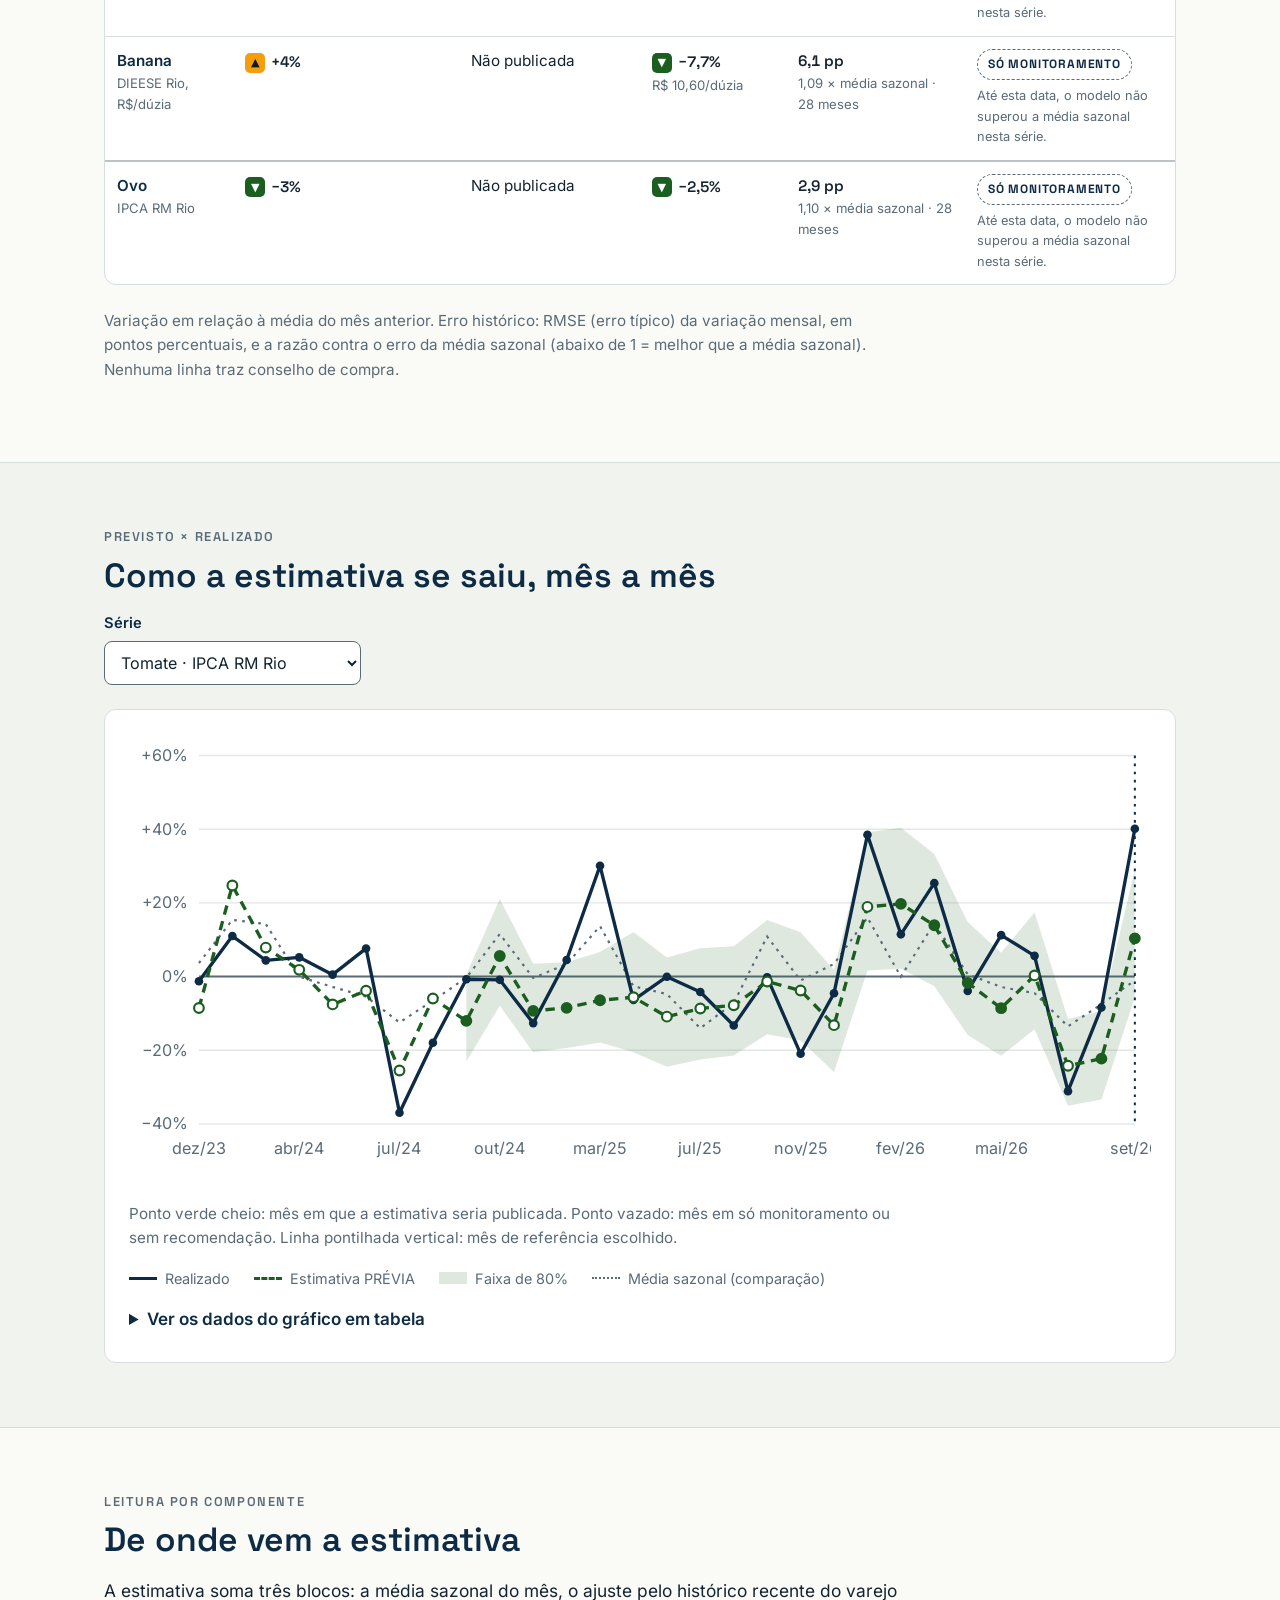
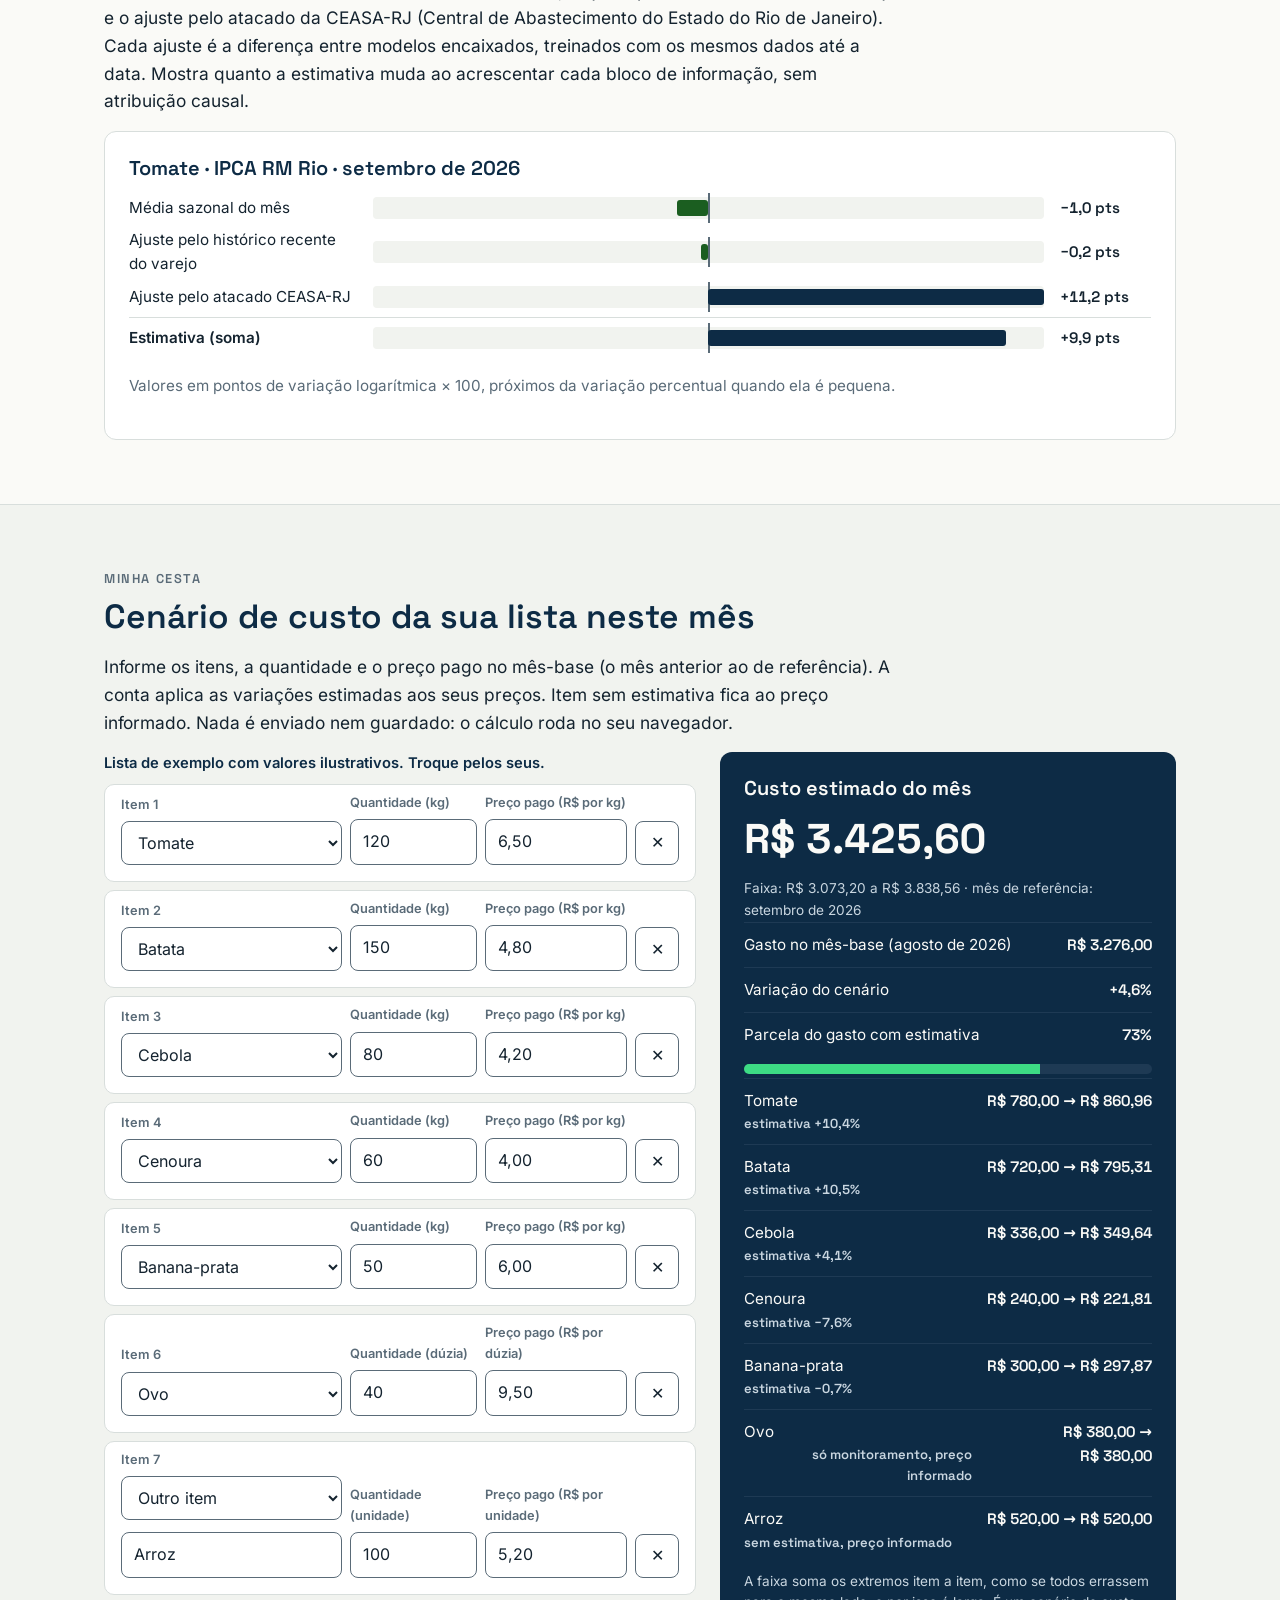
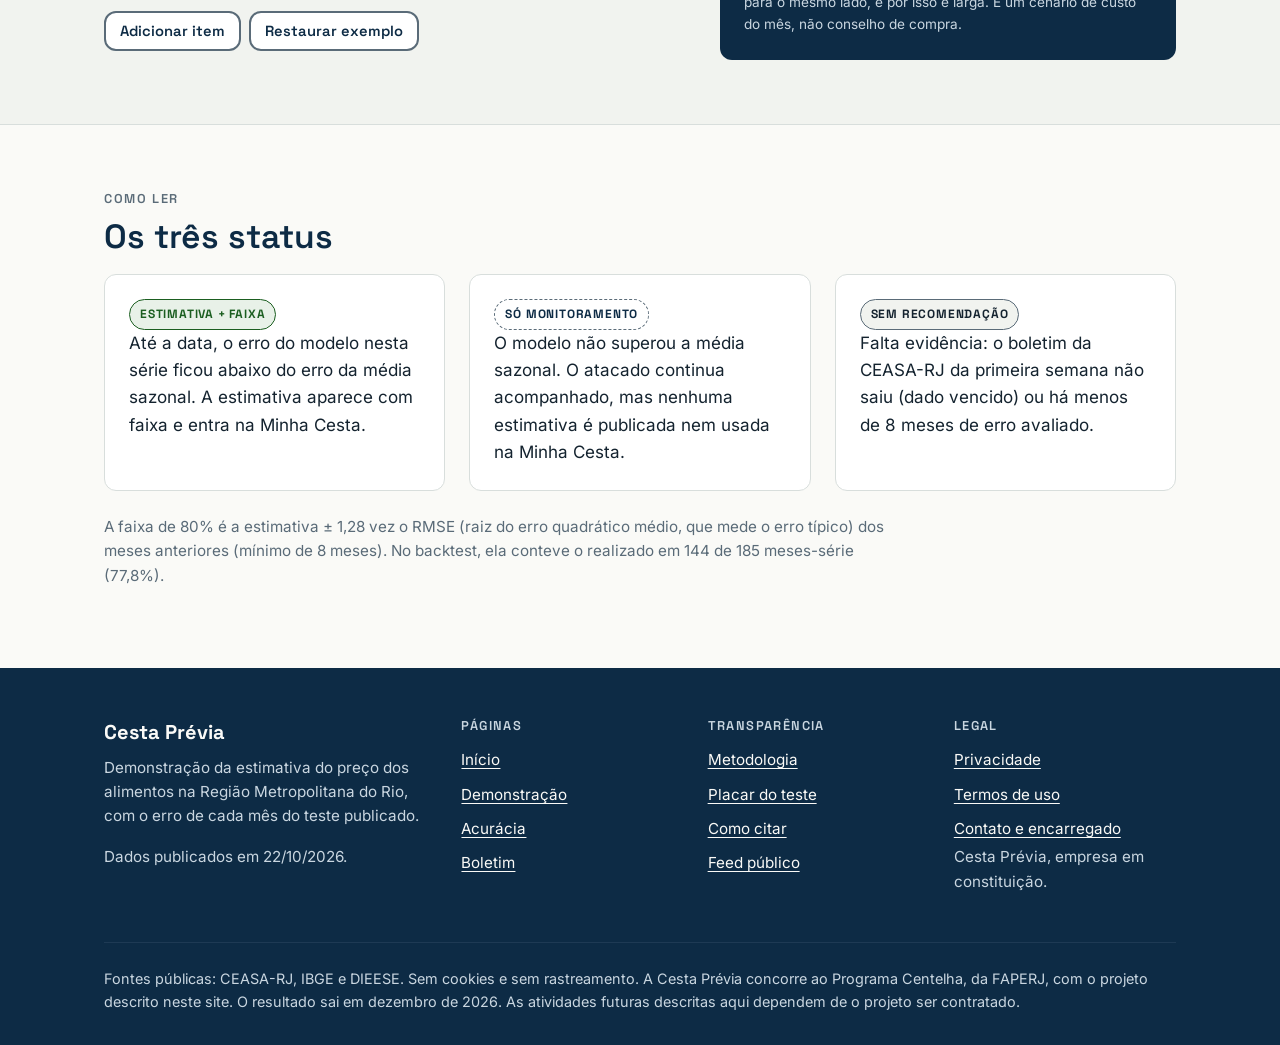
<file: demo/index.html>
<!DOCTYPE html>
<html lang="pt-BR" class="pagina-demo">
<head>
<meta charset="utf-8">
<meta name="viewport" content="width=device-width, initial-scale=1">
<title>Demonstração · Cesta Prévia</title>
<meta name="description" content="Painel de demonstração da PRÉVIA com os dados do teste de 2023 a 2026: estimativa do mês por item, faixa de incerteza, realizado, erro histórico e Minha Cesta.">
<link rel="canonical" href="https://cestaprevia.com.br/demo/">
<meta property="og:site_name" content="Cesta Prévia">
<meta property="og:locale" content="pt_BR">
<meta property="og:type" content="website">
<meta property="og:url" content="https://cestaprevia.com.br/demo/">
<meta property="og:title" content="Demonstração · Cesta Prévia">
<meta property="og:description" content="Painel de demonstração da PRÉVIA com os dados do teste de 2023 a 2026: estimativa do mês por item, faixa de incerteza, realizado, erro histórico e Minha Cesta.">
<meta property="og:image" content="https://cestaprevia.com.br/assets/img/og-previa.png">
<meta property="og:image:width" content="1200">
<meta property="og:image:height" content="630">
<meta property="og:image:alt" content="Logotipo PRÉVIA, com a frase &#39;Estimativa do preço dos alimentos no Rio (demonstração)&#39; e um gráfico de linha com faixa de incerteza.">
<meta name="twitter:card" content="summary_large_image">
<meta name="theme-color" content="#0D2B45">
<link rel="icon" type="image/png" sizes="32x32" href="../assets/img/favicon-32.png">
<link rel="apple-touch-icon" href="../assets/img/apple-touch-icon.png">
<link rel="manifest" href="../site.webmanifest">
<link rel="preload" href="../assets/fonts/space-grotesk-700.woff2" as="font" type="font/woff2" crossorigin>
<link rel="stylesheet" href="../assets/css/site.css?v=20261022">
<script src="../assets/js/comum.js?v=20261022" defer></script>
<script src="../assets/js/demo.js?v=20261022" defer></script>
</head>
<body>
<a class="pular" href="#conteudo">Pular para o conteúdo</a>

<div class="faixa-demo" role="note" aria-label="Aviso de demonstração">
  <div class="container">
    <span class="selo">Demonstração</span>
    <span>Dados do backtest (teste com dados do passado) de 2023 a 2026, com fontes públicas. Não é serviço em produção.</span>
  </div>
</div>

<header class="topo">
  <div class="container">
    <a class="marca" href="../" aria-label="PRÉVIA, página inicial">
      <svg viewBox="0 0 72 72" aria-hidden="true" focusable="false"><path d="M22 30 L30 17 H44 L50 27" stroke="#1B5E20" stroke-width="5" fill="none" stroke-linecap="round" stroke-linejoin="round"/><path d="M15 30 H57 L52 55 H20 Z" stroke="#1B5E20" stroke-width="5" fill="none" stroke-linejoin="round"/><path d="M22 40 L33 30 L41 36 L62 15" stroke="#0D2B45" stroke-width="5" fill="none" stroke-linecap="round" stroke-linejoin="round"/><circle cx="62" cy="15" r="6" fill="#F59E0B"/></svg>
      <span class="wordmark" aria-hidden="true">PRÉV<span class="i">I</span><span class="a">A</span></span>
    </a>
    <nav class="nav" aria-label="Principal">
      <ul>
        <li><a href="../">Início</a></li>
        <li><a href="./" aria-current="page">Demonstração</a></li>
        <li><a href="../acuracia/">Acurácia</a></li>
        <li><a href="../boletim/">Boletim</a></li>
      </ul>
    </nav>
  </div>
</header>

<main id="conteudo">
<noscript><div class="aviso-js"><div class="container"><p>Esta página monta tabelas a partir de arquivos JSON públicos. Sem JavaScript, baixe <a href="/data/previsoes.json">data/previsoes.json</a> ou veja as figuras em <a href="/acuracia/">Acurácia</a>.</p></div></div></noscript>
  <section class="secao" aria-labelledby="t-painel">
    <div class="container">
      <span class="rotulo">Painel de demonstração · sem login</span>
      <h1 id="t-painel">Estimativa do mês por item</h1>
      <p class="intro">Cada linha mostra o que a PRÉVIA teria publicado no dia 15 do mês escolhido, usando só o que estava disponível naquela data. A faixa e o status também usam só o passado. O realizado vem do IPCA (índice oficial de inflação do IBGE) e do DIEESE (Departamento Intersindical de Estatística e Estudos Socioeconômicos), divulgados semanas depois.</p>

      <div class="controles">
        <div class="campo">
          <label for="sel-mes">Mês de referência (backtest)</label>
          <select id="sel-mes" disabled><option>Carregando…</option></select>
        </div>
      </div>

      <div class="contexto-mes" id="contexto-mes" aria-live="polite"><p class="estado">Carregando dados do backtest…</p></div>

      <div class="tabela-rolagem" tabindex="0" role="region" aria-labelledby="cap-tabela">
        <table id="tabela-itens">
          <caption id="cap-tabela">Estimativa da variação do preço de varejo no mês, por item e fonte. Faixa de 80% derivada do erro histórico.</caption>
          <thead>
            <tr>
              <th scope="col">Item · fonte</th>
              <th scope="col">Atacado CEASA-RJ<span class="sub">1ª semana × média do mês anterior</span></th>
              <th scope="col">Estimativa do mês<span class="sub">varejo, com faixa de 80%</span></th>
              <th scope="col">Realizado<span class="sub">divulgado depois</span></th>
              <th scope="col">Erro histórico<span class="sub">até esta data</span></th>
              <th scope="col">Status</th>
            </tr>
          </thead>
          <tbody id="corpo-itens">
            <tr><td colspan="6" class="estado">Carregando…</td></tr>
          </tbody>
        </table>
      </div>
      <p class="ressalva">Variação em relação à média do mês anterior. Erro histórico: RMSE (erro típico) da variação mensal, em pontos percentuais, e a razão contra o erro da média sazonal (abaixo de 1 = melhor que a média sazonal). Nenhuma linha traz conselho de compra.</p>
    </div>
  </section>

  <section class="secao secao-suave" aria-labelledby="t-grafico">
    <div class="container">
      <span class="rotulo">Previsto × realizado</span>
      <h2 id="t-grafico">Como a estimativa se saiu, mês a mês</h2>
      <div class="controles">
        <div class="campo">
          <label for="sel-serie">Série</label>
          <select id="sel-serie" disabled><option>Carregando…</option></select>
        </div>
      </div>
      <div class="grafico-cartao">
        <div class="grafico" id="grafico"><p class="estado">Carregando gráfico…</p></div>
        <ul class="legenda" aria-hidden="true">
          <li><span class="amostra"></span>Realizado</li>
          <li><span class="amostra amostra-prev"></span>Estimativa PRÉVIA</li>
          <li><span class="amostra amostra-faixa"></span>Faixa de 80%</li>
          <li><span class="amostra amostra-ms"></span>Média sazonal (comparação)</li>
        </ul>
        <details>
          <summary>Ver os dados do gráfico em tabela</summary>
          <div class="tabela-rolagem" tabindex="0" role="region" aria-label="Dados do gráfico">
            <table id="tabela-grafico"><caption>Variação mensal (%) por mês-alvo</caption><thead><tr><th scope="col">Mês</th><th scope="col" class="n">Estimativa</th><th scope="col" class="n">Faixa</th><th scope="col" class="n">Realizado</th><th scope="col" class="n">Média sazonal</th></tr></thead><tbody></tbody></table>
          </div>
        </details>
      </div>
    </div>
  </section>

  <section class="secao" aria-labelledby="t-comp">
    <div class="container">
      <span class="rotulo">Leitura por componente</span>
      <h2 id="t-comp">De onde vem a estimativa</h2>
      <p class="intro">A estimativa soma três blocos: a média sazonal do mês, o ajuste pelo histórico recente do varejo e o ajuste pelo atacado da CEASA-RJ (Central de Abastecimento do Estado do Rio de Janeiro). Cada ajuste é a diferença entre modelos encaixados, treinados com os mesmos dados até a data. Mostra quanto a estimativa muda ao acrescentar cada bloco de informação, sem atribuição causal.</p>
      <div class="grafico-cartao">
        <h3 id="t-comp-serie">Carregando…</h3>
        <div class="componentes" id="componentes" aria-live="polite"></div>
        <p class="ressalva">Valores em pontos de variação logarítmica × 100, próximos da variação percentual quando ela é pequena.</p>
      </div>
    </div>
  </section>

  <section class="secao secao-suave" aria-labelledby="t-cesta">
    <div class="container">
      <span class="rotulo">Minha Cesta</span>
      <h2 id="t-cesta">Cenário de custo da sua lista neste mês</h2>
      <p class="intro">Informe os itens, a quantidade e o preço pago no mês-base (o mês anterior ao de referência). A conta aplica as variações estimadas aos seus preços. Item sem estimativa fica ao preço informado. Nada é enviado nem guardado: o cálculo roda no seu navegador.</p>
      <div class="cesta-grade">
        <form id="form-cesta" novalidate>
          <fieldset class="sem-borda">
            <legend class="rotulo-campo" id="legenda-cesta">Lista de exemplo com valores ilustrativos. Troque pelos seus.</legend>
            <div class="cesta-linhas" id="cesta-linhas"></div>
          </fieldset>
          <div class="acoes-cesta">
            <button type="button" class="botao botao-claro botao-pequeno" id="add-item">Adicionar item</button>
            <button type="button" class="botao botao-claro botao-pequeno" id="restaurar">Restaurar exemplo</button>
          </div>
        </form>
        <aside class="resultado" aria-labelledby="t-resultado">
          <h3 id="t-resultado">Custo estimado do mês</h3>
          <div id="resultado-cesta"><p class="nota">Carregando…</p></div>
          <p id="resumo-cesta" class="sr-only" aria-live="polite"></p>
        </aside>
      </div>
    </div>
  </section>

  <section class="secao" aria-labelledby="t-ler">
    <div class="container">
      <span class="rotulo">Como ler</span>
      <h2 id="t-ler">Os três status</h2>
      <div class="grade-3">
        <article class="cartao">
          <span class="status status-estimativa">Estimativa + faixa</span>
          <p>Até a data, o erro do modelo nesta série ficou abaixo do erro da média sazonal. A estimativa aparece com faixa e entra na Minha Cesta.</p>
        </article>
        <article class="cartao">
          <span class="status status-monitoramento">Só monitoramento</span>
          <p>O modelo não superou a média sazonal. O atacado continua acompanhado, mas nenhuma estimativa é publicada nem usada na Minha Cesta.</p>
        </article>
        <article class="cartao">
          <span class="status status-sem_recomendacao">Sem recomendação</span>
          <p>Falta evidência: o boletim da CEASA-RJ da primeira semana não saiu (dado vencido) ou há menos de 8 meses de erro avaliado.</p>
        </article>
      </div>
      <p class="ressalva" id="nota-cobertura">A faixa de 80% é a estimativa ± 1,28 vez o RMSE (raiz do erro quadrático médio, que mede o erro típico) dos meses anteriores.</p>
    </div>
  </section>
</main>

<footer class="rodape">
  <div class="container">
    <div class="rodape-grade">
      <div>
        <p class="rodape-marca">Cesta Prévia</p>
        <p>Demonstração da estimativa do preço dos alimentos na Região Metropolitana do Rio, com o erro de cada mês do teste publicado.</p>
        <p>Dados publicados em <time data-site="versao">data indisponível</time>.</p>
      </div>
      <nav class="rodape-nav" aria-label="Rodapé">
      <div>
        <p class="rodape-titulo">Páginas</p>
        <ul>
          <li><a href="/">Início</a></li>
          <li><a href="/demo/">Demonstração</a></li>
          <li><a href="/acuracia/">Acurácia</a></li>
          <li><a href="/boletim/">Boletim</a></li>
        </ul>
      </div>
      <div>
        <p class="rodape-titulo">Transparência</p>
        <ul>
          <li><a href="/metodologia/">Metodologia</a></li>
          <li><a href="/acuracia/#placar">Placar do teste</a></li>
          <li><a href="/metodologia/#como-citar">Como citar</a></li>
          <li><a href="/metodologia/#feed">Feed público</a></li>
        </ul>
      </div>
      <div>
        <p class="rodape-titulo">Legal</p>
        <ul>
          <li><a href="/privacidade/">Privacidade</a></li>
          <li><a href="/termos/">Termos de uso</a></li>
          <li><a href="/contato/">Contato e encarregado</a></li>
        </ul>
        <p>Cesta Prévia, empresa em constituição.</p>
      </div>
      </nav>
    </div>
    <div class="rodape-fim">
      <p>Fontes públicas: CEASA-RJ, IBGE e DIEESE. Sem cookies e sem rastreamento. A Cesta Prévia concorre ao Programa Centelha, da FAPERJ, com o projeto descrito neste site. O resultado sai em dezembro de 2026. As atividades futuras descritas aqui dependem de o projeto ser contratado.</p>
    </div>
  </div>
</footer>
</body>
</html>
</file>
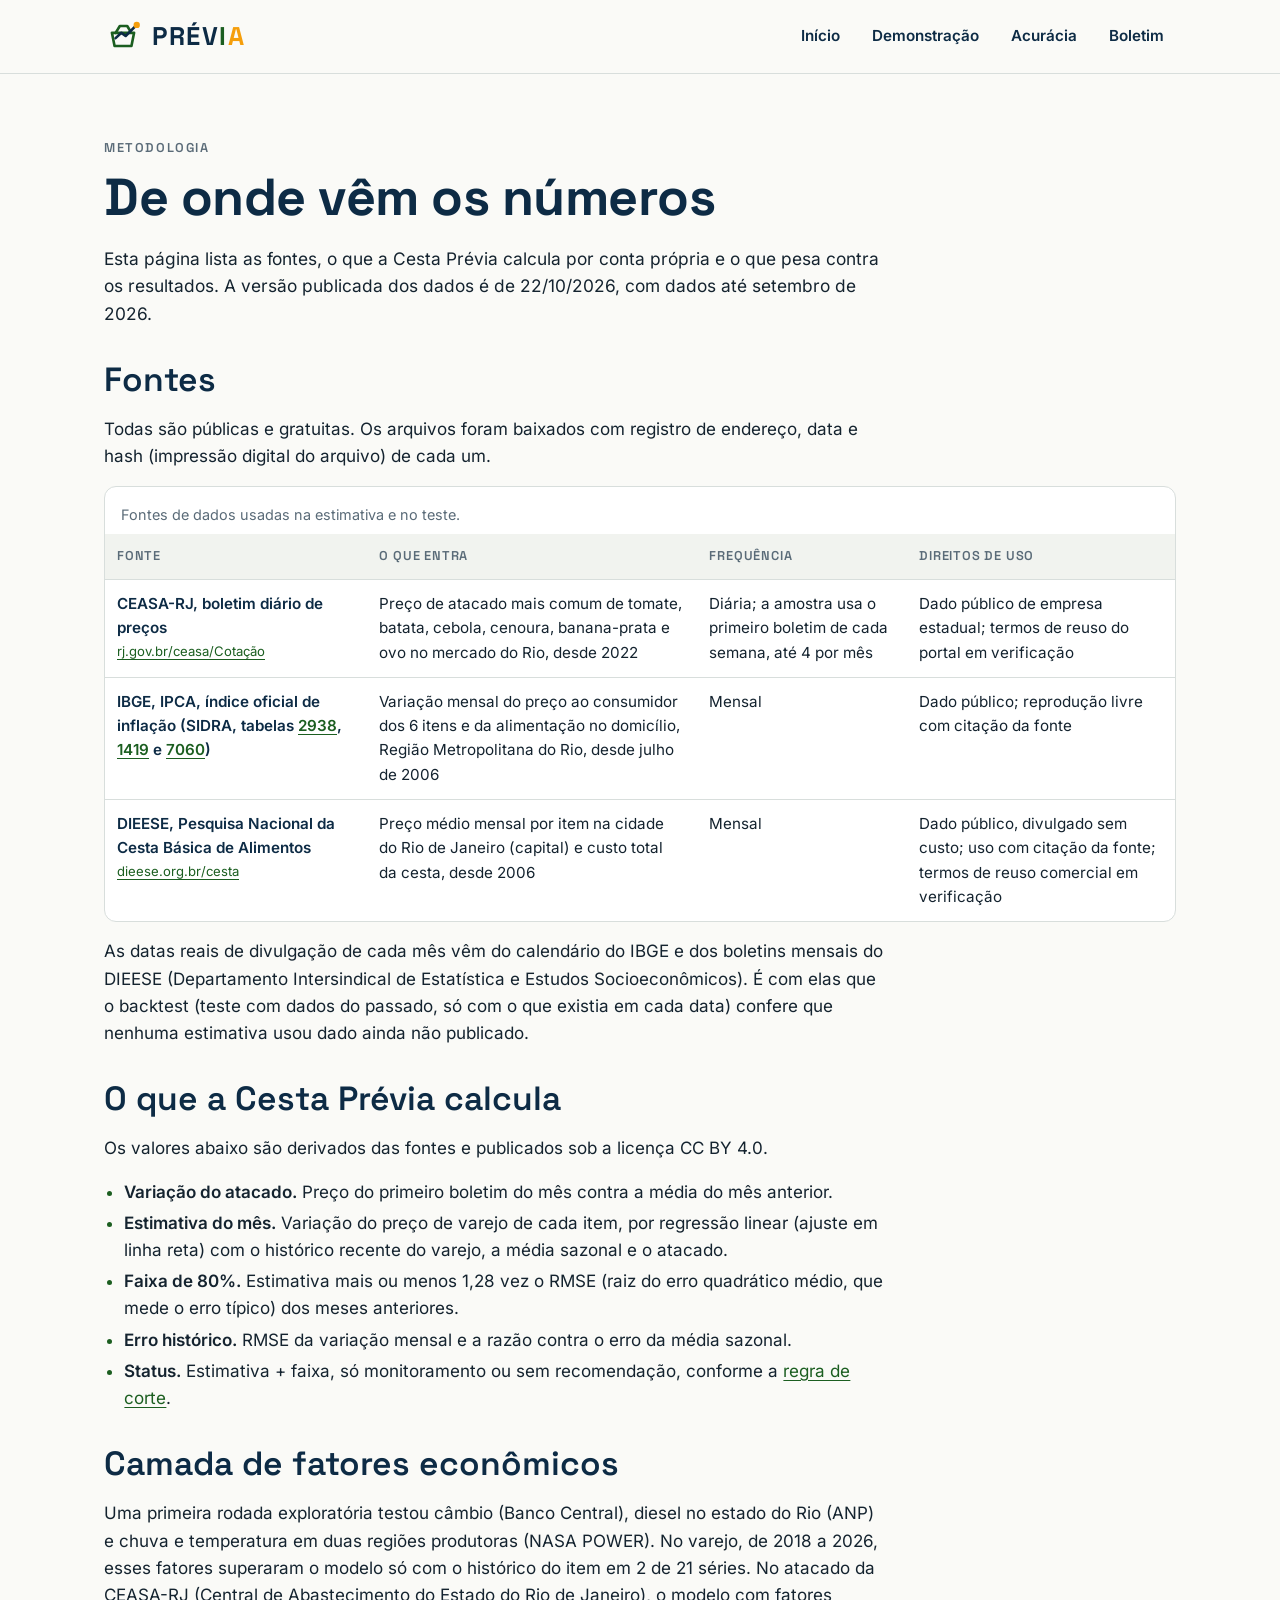
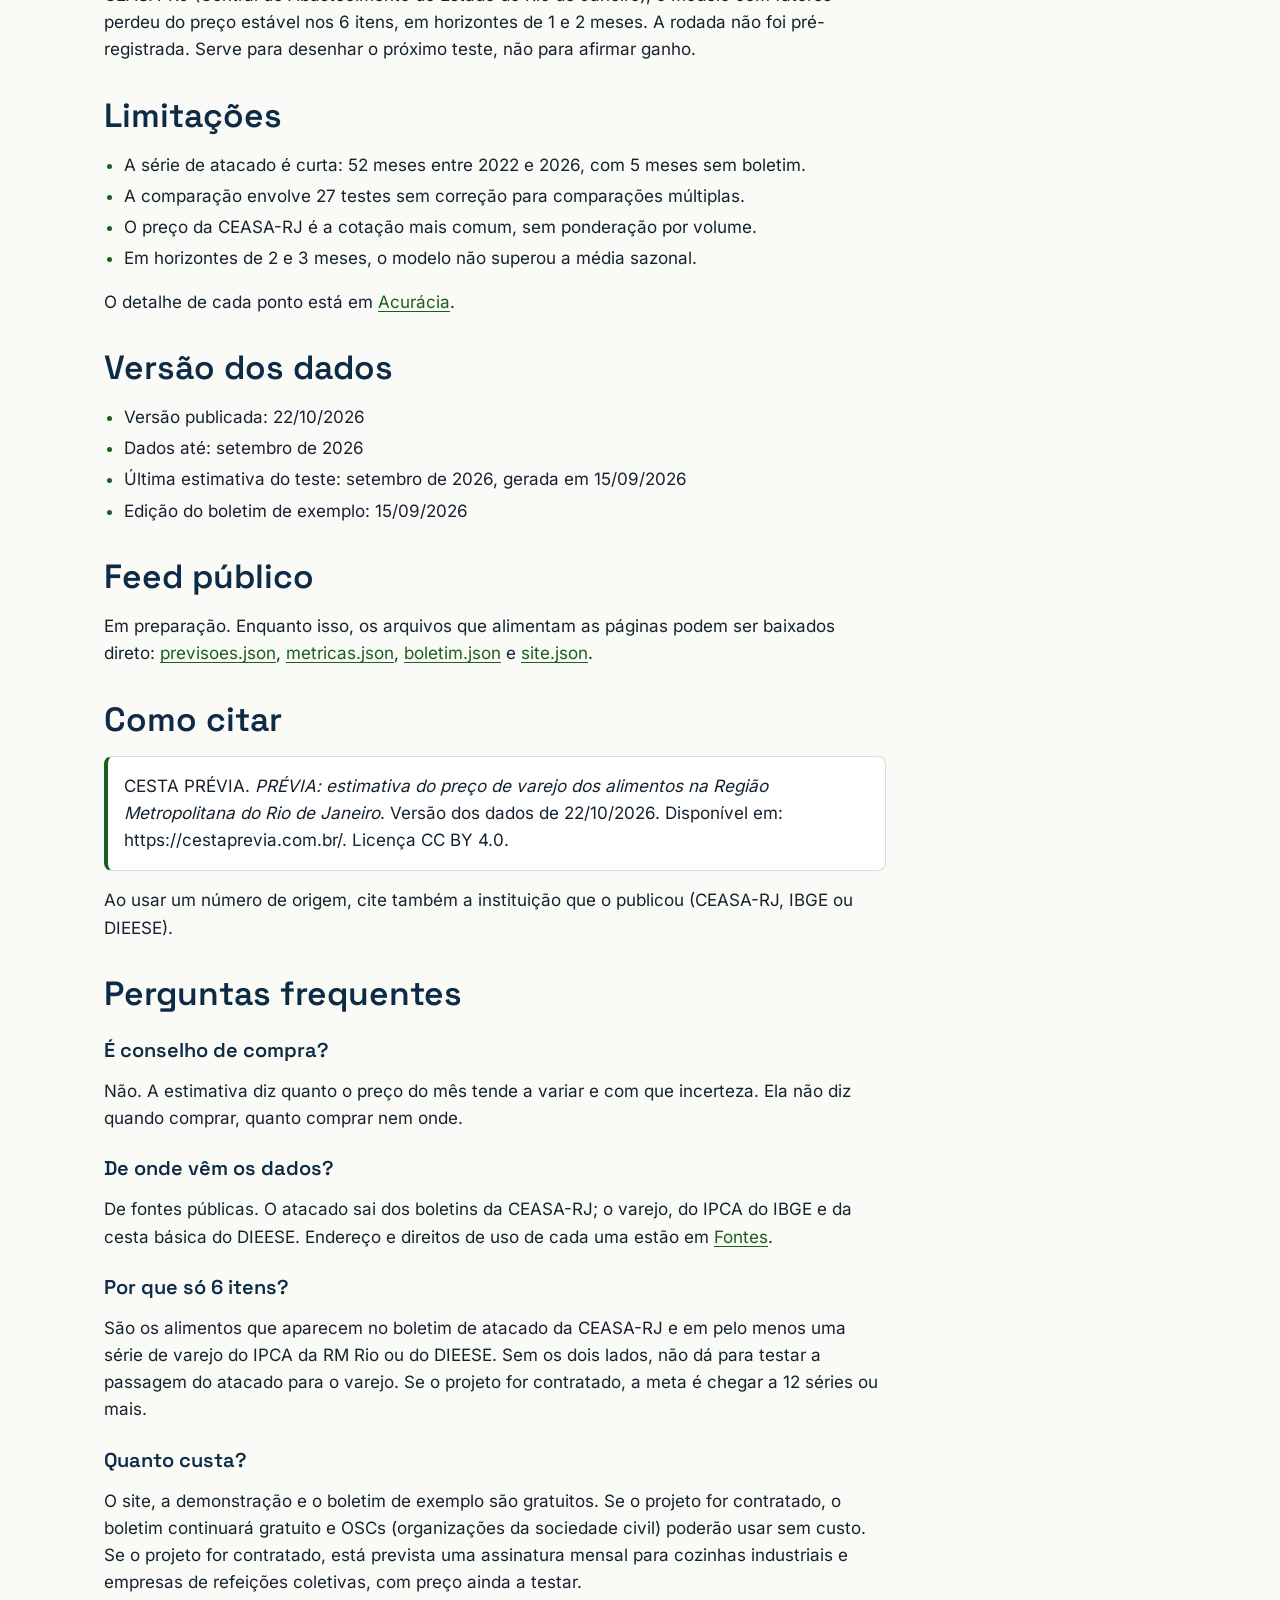
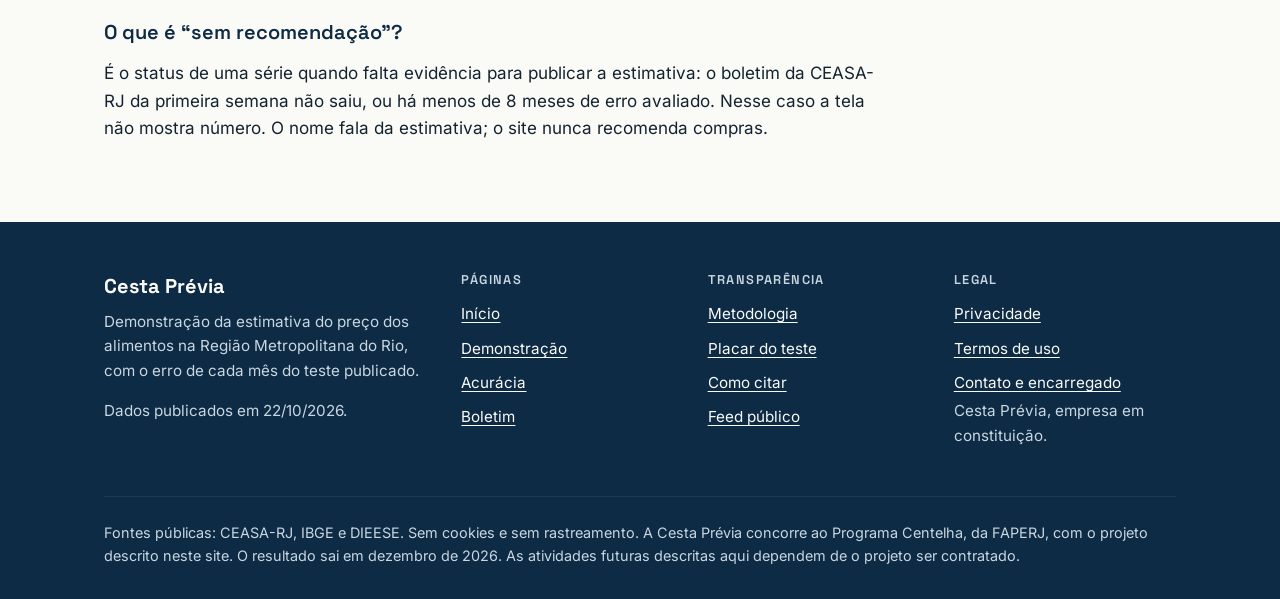
<file: metodologia/index.html>
<!DOCTYPE html>
<html lang="pt-BR">
<head>
<meta charset="utf-8">
<meta name="viewport" content="width=device-width, initial-scale=1">
<title>Metodologia · Cesta Prévia</title>
<meta name="description" content="Fontes, cálculos, limitações e versão dos dados da PRÉVIA, com instruções de citação e perguntas frequentes.">
<link rel="canonical" href="https://cestaprevia.com.br/metodologia/">
<meta property="og:site_name" content="Cesta Prévia">
<meta property="og:locale" content="pt_BR">
<meta property="og:type" content="website">
<meta property="og:url" content="https://cestaprevia.com.br/metodologia/">
<meta property="og:title" content="Metodologia · Cesta Prévia">
<meta property="og:description" content="Fontes, cálculos, limitações e versão dos dados da PRÉVIA, com instruções de citação e perguntas frequentes.">
<meta property="og:image" content="https://cestaprevia.com.br/assets/img/og-previa.png">
<meta property="og:image:width" content="1200">
<meta property="og:image:height" content="630">
<meta property="og:image:alt" content="Logotipo PRÉVIA, com a frase &#39;Estimativa do preço dos alimentos no Rio (demonstração)&#39; e um gráfico de linha com faixa de incerteza.">
<meta name="twitter:card" content="summary_large_image">
<meta name="theme-color" content="#0D2B45">
<link rel="icon" type="image/png" sizes="32x32" href="../assets/img/favicon-32.png">
<link rel="apple-touch-icon" href="../assets/img/apple-touch-icon.png">
<link rel="manifest" href="../site.webmanifest">
<link rel="preload" href="../assets/fonts/space-grotesk-700.woff2" as="font" type="font/woff2" crossorigin>
<link rel="stylesheet" href="../assets/css/site.css?v=20261022">
<script src="../assets/js/comum.js?v=20261022" defer></script>
</head>
<body>
<a class="pular" href="#conteudo">Pular para o conteúdo</a>

<header class="topo">
  <div class="container">
    <a class="marca" href="../" aria-label="PRÉVIA, página inicial">
      <svg viewBox="0 0 72 72" aria-hidden="true" focusable="false"><path d="M22 30 L30 17 H44 L50 27" stroke="#1B5E20" stroke-width="5" fill="none" stroke-linecap="round" stroke-linejoin="round"/><path d="M15 30 H57 L52 55 H20 Z" stroke="#1B5E20" stroke-width="5" fill="none" stroke-linejoin="round"/><path d="M22 40 L33 30 L41 36 L62 15" stroke="#0D2B45" stroke-width="5" fill="none" stroke-linecap="round" stroke-linejoin="round"/><circle cx="62" cy="15" r="6" fill="#F59E0B"/></svg>
      <span class="wordmark" aria-hidden="true">PRÉV<span class="i">I</span><span class="a">A</span></span>
    </a>
    <nav class="nav" aria-label="Principal">
      <ul>
        <li><a href="../">Início</a></li>
        <li><a href="../demo/">Demonstração</a></li>
        <li><a href="../acuracia/">Acurácia</a></li>
        <li><a href="../boletim/">Boletim</a></li>
      </ul>
    </nav>
  </div>
</header>

<main id="conteudo">
<noscript><div class="aviso-js"><div class="container"><p>Sem JavaScript, as datas desta página não aparecem. Versão e datas em <a href="/data/site.json">/data/site.json</a>.</p></div></div></noscript>
  <section class="secao" aria-labelledby="t-met">
    <div class="container texto">
      <span class="rotulo">Metodologia</span>
      <h1 id="t-met">De onde vêm os números</h1>
      <p class="intro">Esta página lista as fontes, o que a Cesta Prévia calcula por conta própria e o que pesa contra os resultados. A versão publicada dos dados é de <time data-site="versao">—</time>, com dados até <span data-site="dados_ate">—</span>.</p>

      <h2 id="fontes">Fontes</h2>
      <p>Todas são públicas e gratuitas. Os arquivos foram baixados com registro de endereço, data e hash (impressão digital do arquivo) de cada um.</p>
    </div>
    <div class="container">
      <div class="tabela-rolagem na-pagina" tabindex="0" role="region" aria-labelledby="cap-fontes">
        <table>
          <caption id="cap-fontes">Fontes de dados usadas na estimativa e no teste.</caption>
          <thead><tr><th scope="col">Fonte</th><th scope="col">O que entra</th><th scope="col">Frequência</th><th scope="col">Direitos de uso</th></tr></thead>
          <tbody>
            <tr>
              <th scope="row">CEASA-RJ, boletim diário de preços<span class="sub"><a href="https://www.rj.gov.br/ceasa/Cota%C3%A7%C3%A3o">rj.gov.br/ceasa/Cotação</a></span></th>
              <td>Preço de atacado mais comum de tomate, batata, cebola, cenoura, banana-prata e ovo no mercado do Rio, desde 2022</td>
              <td>Diária; a amostra usa o primeiro boletim de cada semana, até 4 por mês</td>
              <td>Dado público de empresa estadual; termos de reuso do portal em verificação</td>
            </tr>
            <tr>
              <th scope="row">IBGE, IPCA, índice oficial de inflação (SIDRA, tabelas <a href="https://sidra.ibge.gov.br/tabela/2938">2938</a>, <a href="https://sidra.ibge.gov.br/tabela/1419">1419</a> e <a href="https://sidra.ibge.gov.br/tabela/7060">7060</a>)</th>
              <td>Variação mensal do preço ao consumidor dos 6 itens e da alimentação no domicílio, Região Metropolitana do Rio, desde julho de 2006</td>
              <td>Mensal</td>
              <td>Dado público; reprodução livre com citação da fonte</td>
            </tr>
            <tr>
              <th scope="row">DIEESE, Pesquisa Nacional da Cesta Básica de Alimentos<span class="sub"><a href="https://www.dieese.org.br/cesta/">dieese.org.br/cesta</a></span></th>
              <td>Preço médio mensal por item na cidade do Rio de Janeiro (capital) e custo total da cesta, desde 2006</td>
              <td>Mensal</td>
              <td>Dado público, divulgado sem custo; uso com citação da fonte; termos de reuso comercial em verificação</td>
            </tr>
          </tbody>
        </table>
      </div>
    </div>
    <div class="container texto">
      <p>As datas reais de divulgação de cada mês vêm do calendário do IBGE e dos boletins mensais do DIEESE (Departamento Intersindical de Estatística e Estudos Socioeconômicos). É com elas que o backtest (teste com dados do passado, só com o que existia em cada data) confere que nenhuma estimativa usou dado ainda não publicado.</p>

      <h2 id="derivados">O que a Cesta Prévia calcula</h2>
      <p>Os valores abaixo são derivados das fontes e publicados sob a licença CC BY 4.0.</p>
      <ul>
        <li><strong>Variação do atacado.</strong> Preço do primeiro boletim do mês contra a média do mês anterior.</li>
        <li><strong>Estimativa do mês.</strong> Variação do preço de varejo de cada item, por regressão linear (ajuste em linha reta) com o histórico recente do varejo, a média sazonal e o atacado.</li>
        <li><strong>Faixa de 80%.</strong> Estimativa mais ou menos 1,28 vez o RMSE (raiz do erro quadrático médio, que mede o erro típico) dos meses anteriores.</li>
        <li><strong>Erro histórico.</strong> RMSE da variação mensal e a razão contra o erro da média sazonal.</li>
        <li><strong>Status.</strong> Estimativa + faixa, só monitoramento ou sem recomendação, conforme a <a href="/acuracia/">regra de corte</a>.</li>
      </ul>

      <h2 id="fatores">Camada de fatores econômicos</h2>
      <p>Uma primeira rodada exploratória testou câmbio (Banco Central), diesel no estado do Rio (ANP) e chuva e temperatura em duas regiões produtoras (NASA POWER). No varejo, de 2018 a 2026, esses fatores superaram o modelo só com o histórico do item em 2 de 21 séries. No atacado da CEASA-RJ (Central de Abastecimento do Estado do Rio de Janeiro), o modelo com fatores perdeu do preço estável nos 6 itens, em horizontes de 1 e 2 meses. A rodada não foi pré-registrada. Serve para desenhar o próximo teste, não para afirmar ganho.</p>

      <h2 id="limitacoes">Limitações</h2>
      <ul>
        <li>A série de atacado é curta: 52 meses entre 2022 e 2026, com 5 meses sem boletim.</li>
        <li>A comparação envolve 27 testes sem correção para comparações múltiplas.</li>
        <li>O preço da CEASA-RJ é a cotação mais comum, sem ponderação por volume.</li>
        <li>Em horizontes de 2 e 3 meses, o modelo não superou a média sazonal.</li>
      </ul>
      <p>O detalhe de cada ponto está em <a href="/acuracia/">Acurácia</a>.</p>

      <h2 id="versao">Versão dos dados</h2>
      <ul>
        <li>Versão publicada: <time data-site="versao">—</time></li>
        <li>Dados até: <span data-site="dados_ate">—</span></li>
        <li>Última estimativa do teste: <span data-site="ultima_estimativa.mes">—</span>, gerada em <time data-site="ultima_estimativa.emitida_em">—</time></li>
        <li>Edição do boletim de exemplo: <time data-site="edicao_boletim">—</time></li>
      </ul>

      <h2 id="feed">Feed público</h2>
      <p>Em preparação. Enquanto isso, os arquivos que alimentam as páginas podem ser baixados direto: <a href="/data/previsoes.json">previsoes.json</a>, <a href="/data/metricas.json">metricas.json</a>, <a href="/data/boletim.json">boletim.json</a> e <a href="/data/site.json">site.json</a>.</p>

      <h2 id="como-citar">Como citar</h2>
      <p class="citacao">CESTA PRÉVIA. <em>PRÉVIA: estimativa do preço de varejo dos alimentos na Região Metropolitana do Rio de Janeiro</em>. Versão dos dados de <time data-site="versao">—</time>. Disponível em: https://cestaprevia.com.br/. Licença CC BY 4.0.</p>
      <p>Ao usar um número de origem, cite também a instituição que o publicou (CEASA-RJ, IBGE ou DIEESE).</p>

      <h2 id="perguntas">Perguntas frequentes</h2>
      <h3>É conselho de compra?</h3>
      <p>Não. A estimativa diz quanto o preço do mês tende a variar e com que incerteza. Ela não diz quando comprar, quanto comprar nem onde.</p>
      <h3>De onde vêm os dados?</h3>
      <p>De fontes públicas. O atacado sai dos boletins da CEASA-RJ; o varejo, do IPCA do IBGE e da cesta básica do DIEESE. Endereço e direitos de uso de cada uma estão em <a href="#fontes">Fontes</a>.</p>
      <h3>Por que só 6 itens?</h3>
      <p>São os alimentos que aparecem no boletim de atacado da CEASA-RJ e em pelo menos uma série de varejo do IPCA da RM Rio ou do DIEESE. Sem os dois lados, não dá para testar a passagem do atacado para o varejo. Se o projeto for contratado, a meta é chegar a 12 séries ou mais.</p>
      <h3>Quanto custa?</h3>
      <p>O site, a demonstração e o boletim de exemplo são gratuitos. Se o projeto for contratado, o boletim continuará gratuito e OSCs (organizações da sociedade civil) poderão usar sem custo. Se o projeto for contratado, está prevista uma assinatura mensal para cozinhas industriais e empresas de refeições coletivas, com preço ainda a testar.</p>
      <h3>O que é “sem recomendação”?</h3>
      <p>É o status de uma série quando falta evidência para publicar a estimativa: o boletim da CEASA-RJ da primeira semana não saiu, ou há menos de 8 meses de erro avaliado. Nesse caso a tela não mostra número. O nome fala da estimativa; o site nunca recomenda compras.</p>
    </div>
  </section>
</main>

<footer class="rodape">
  <div class="container">
    <div class="rodape-grade">
      <div>
        <p class="rodape-marca">Cesta Prévia</p>
        <p>Demonstração da estimativa do preço dos alimentos na Região Metropolitana do Rio, com o erro de cada mês do teste publicado.</p>
        <p>Dados publicados em <time data-site="versao">data indisponível</time>.</p>
      </div>
      <nav class="rodape-nav" aria-label="Rodapé">
      <div>
        <p class="rodape-titulo">Páginas</p>
        <ul>
          <li><a href="/">Início</a></li>
          <li><a href="/demo/">Demonstração</a></li>
          <li><a href="/acuracia/">Acurácia</a></li>
          <li><a href="/boletim/">Boletim</a></li>
        </ul>
      </div>
      <div>
        <p class="rodape-titulo">Transparência</p>
        <ul>
          <li><a href="/metodologia/">Metodologia</a></li>
          <li><a href="/acuracia/#placar">Placar do teste</a></li>
          <li><a href="/metodologia/#como-citar">Como citar</a></li>
          <li><a href="/metodologia/#feed">Feed público</a></li>
        </ul>
      </div>
      <div>
        <p class="rodape-titulo">Legal</p>
        <ul>
          <li><a href="/privacidade/">Privacidade</a></li>
          <li><a href="/termos/">Termos de uso</a></li>
          <li><a href="/contato/">Contato e encarregado</a></li>
        </ul>
        <p>Cesta Prévia, empresa em constituição.</p>
      </div>
      </nav>
    </div>
    <div class="rodape-fim">
      <p>Fontes públicas: CEASA-RJ, IBGE e DIEESE. Sem cookies e sem rastreamento. A Cesta Prévia concorre ao Programa Centelha, da FAPERJ, com o projeto descrito neste site. O resultado sai em dezembro de 2026. As atividades futuras descritas aqui dependem de o projeto ser contratado.</p>
    </div>
  </div>
</footer>
</body>
</html>
</file>
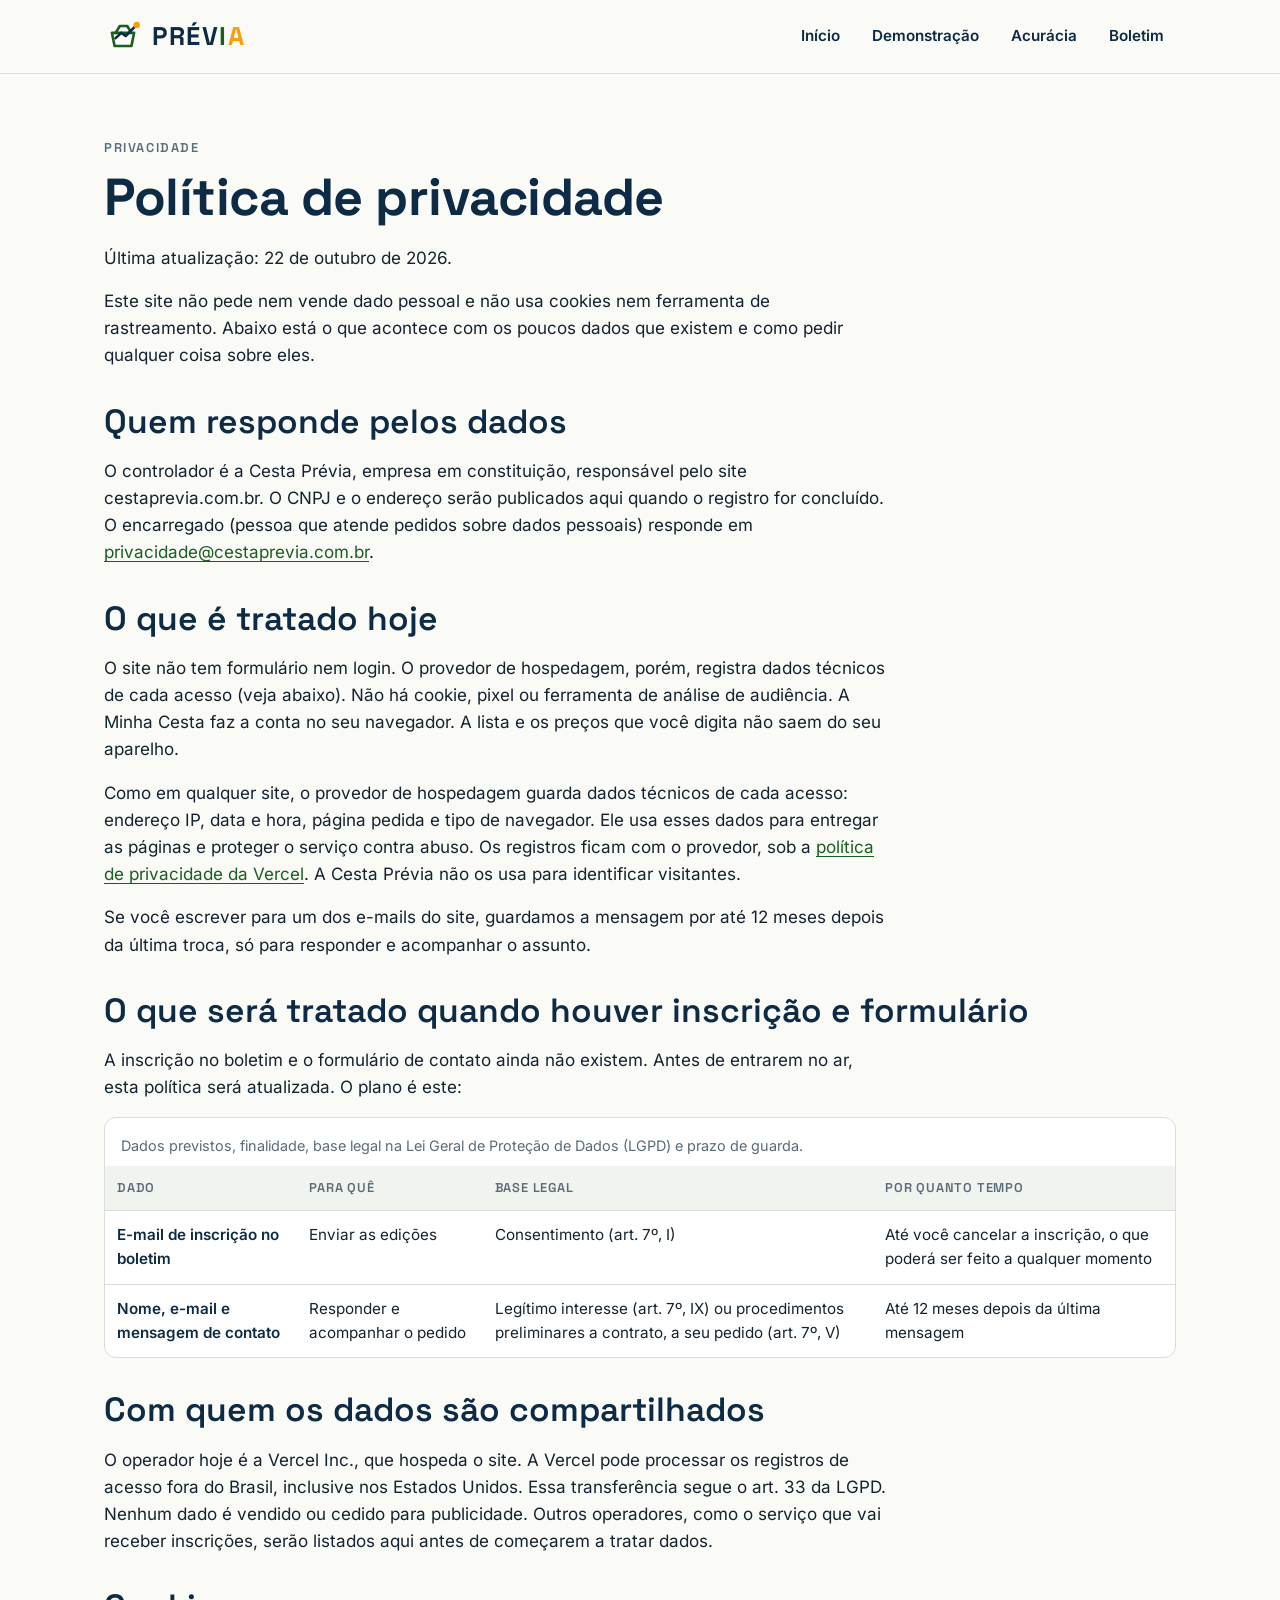
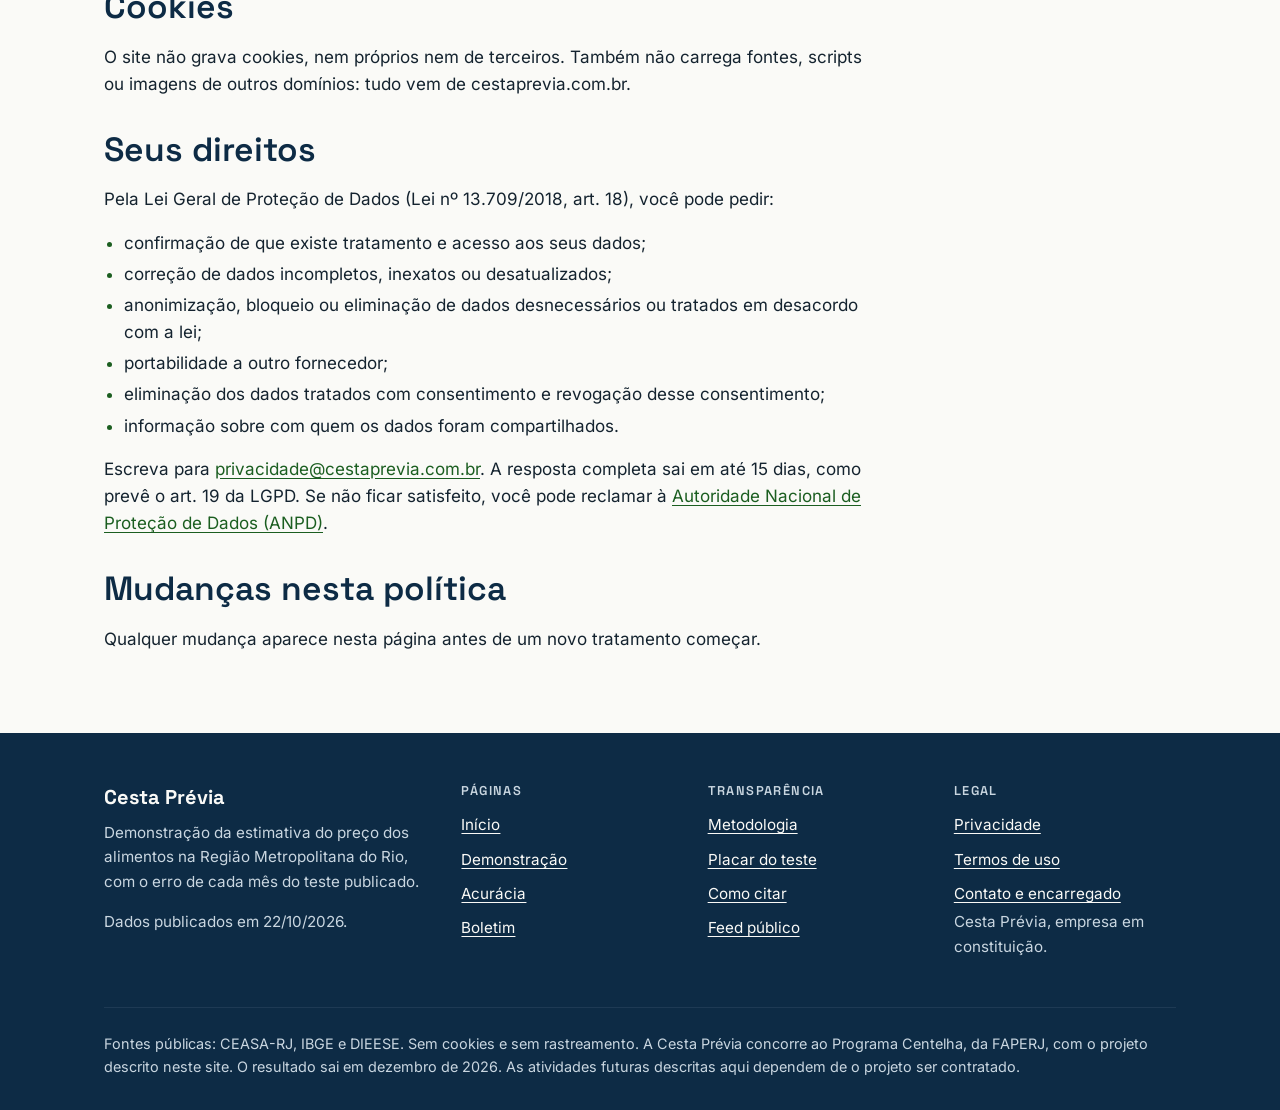
<file: privacidade/index.html>
<!DOCTYPE html>
<html lang="pt-BR">
<head>
<meta charset="utf-8">
<meta name="viewport" content="width=device-width, initial-scale=1">
<title>Privacidade · Cesta Prévia</title>
<meta name="description" content="Política de privacidade da Cesta Prévia: sem cookies e sem rastreamento, o que o provedor de hospedagem registra e como pedir acesso, correção ou exclusão de dados pela LGPD.">
<link rel="canonical" href="https://cestaprevia.com.br/privacidade/">
<meta property="og:site_name" content="Cesta Prévia">
<meta property="og:locale" content="pt_BR">
<meta property="og:type" content="website">
<meta property="og:url" content="https://cestaprevia.com.br/privacidade/">
<meta property="og:title" content="Privacidade · Cesta Prévia">
<meta property="og:description" content="Política de privacidade da Cesta Prévia: sem cookies e sem rastreamento, o que o provedor de hospedagem registra e como pedir acesso, correção ou exclusão de dados pela LGPD.">
<meta property="og:image" content="https://cestaprevia.com.br/assets/img/og-previa.png">
<meta property="og:image:width" content="1200">
<meta property="og:image:height" content="630">
<meta property="og:image:alt" content="Logotipo PRÉVIA, com a frase &#39;Estimativa do preço dos alimentos no Rio (demonstração)&#39; e um gráfico de linha com faixa de incerteza.">
<meta name="twitter:card" content="summary_large_image">
<meta name="theme-color" content="#0D2B45">
<link rel="icon" type="image/png" sizes="32x32" href="../assets/img/favicon-32.png">
<link rel="apple-touch-icon" href="../assets/img/apple-touch-icon.png">
<link rel="manifest" href="../site.webmanifest">
<link rel="preload" href="../assets/fonts/space-grotesk-700.woff2" as="font" type="font/woff2" crossorigin>
<link rel="stylesheet" href="../assets/css/site.css?v=20261022">
<script src="../assets/js/comum.js?v=20261022" defer></script>
</head>
<body>
<a class="pular" href="#conteudo">Pular para o conteúdo</a>

<header class="topo">
  <div class="container">
    <a class="marca" href="../" aria-label="PRÉVIA, página inicial">
      <svg viewBox="0 0 72 72" aria-hidden="true" focusable="false"><path d="M22 30 L30 17 H44 L50 27" stroke="#1B5E20" stroke-width="5" fill="none" stroke-linecap="round" stroke-linejoin="round"/><path d="M15 30 H57 L52 55 H20 Z" stroke="#1B5E20" stroke-width="5" fill="none" stroke-linejoin="round"/><path d="M22 40 L33 30 L41 36 L62 15" stroke="#0D2B45" stroke-width="5" fill="none" stroke-linecap="round" stroke-linejoin="round"/><circle cx="62" cy="15" r="6" fill="#F59E0B"/></svg>
      <span class="wordmark" aria-hidden="true">PRÉV<span class="i">I</span><span class="a">A</span></span>
    </a>
    <nav class="nav" aria-label="Principal">
      <ul>
        <li><a href="../">Início</a></li>
        <li><a href="../demo/">Demonstração</a></li>
        <li><a href="../acuracia/">Acurácia</a></li>
        <li><a href="../boletim/">Boletim</a></li>
      </ul>
    </nav>
  </div>
</header>

<main id="conteudo">
  <section class="secao" aria-labelledby="t-priv">
    <div class="container texto">
      <span class="rotulo">Privacidade</span>
      <h1 id="t-priv">Política de privacidade</h1>
      <p>Última atualização: 22 de outubro de 2026.</p>
      <p>Este site não pede nem vende dado pessoal e não usa cookies nem ferramenta de rastreamento. Abaixo está o que acontece com os poucos dados que existem e como pedir qualquer coisa sobre eles.</p>

      <h2>Quem responde pelos dados</h2>
      <p>O controlador é a Cesta Prévia, empresa em constituição, responsável pelo site cestaprevia.com.br. O CNPJ e o endereço serão publicados aqui quando o registro for concluído. O encarregado (pessoa que atende pedidos sobre dados pessoais) responde em <a href="mailto:privacidade@cestaprevia.com.br">privacidade@cestaprevia.com.br</a>.</p>

      <h2>O que é tratado hoje</h2>
      <p>O site não tem formulário nem login. O provedor de hospedagem, porém, registra dados técnicos de cada acesso (veja abaixo). Não há cookie, pixel ou ferramenta de análise de audiência. A Minha Cesta faz a conta no seu navegador. A lista e os preços que você digita não saem do seu aparelho.</p>
      <p>Como em qualquer site, o provedor de hospedagem guarda dados técnicos de cada acesso: endereço IP, data e hora, página pedida e tipo de navegador. Ele usa esses dados para entregar as páginas e proteger o serviço contra abuso. Os registros ficam com o provedor, sob a <a href="https://vercel.com/legal/privacy-policy">política de privacidade da Vercel</a>. A Cesta Prévia não os usa para identificar visitantes.</p>
      <p>Se você escrever para um dos e-mails do site, guardamos a mensagem por até 12 meses depois da última troca, só para responder e acompanhar o assunto.</p>

      <h2>O que será tratado quando houver inscrição e formulário</h2>
      <p>A inscrição no boletim e o formulário de contato ainda não existem. Antes de entrarem no ar, esta política será atualizada. O plano é este:</p>
      <div class="tabela-rolagem na-pagina" tabindex="0" role="region" aria-labelledby="cap-futuro">
        <table>
          <caption id="cap-futuro">Dados previstos, finalidade, base legal na Lei Geral de Proteção de Dados (LGPD) e prazo de guarda.</caption>
          <thead><tr><th scope="col">Dado</th><th scope="col">Para quê</th><th scope="col">Base legal</th><th scope="col">Por quanto tempo</th></tr></thead>
          <tbody>
            <tr><th scope="row">E-mail de inscrição no boletim</th><td>Enviar as edições</td><td>Consentimento (art. 7º, I)</td><td>Até você cancelar a inscrição, o que poderá ser feito a qualquer momento</td></tr>
            <tr><th scope="row">Nome, e-mail e mensagem de contato</th><td>Responder e acompanhar o pedido</td><td>Legítimo interesse (art. 7º, IX) ou procedimentos preliminares a contrato, a seu pedido (art. 7º, V)</td><td>Até 12 meses depois da última mensagem</td></tr>
          </tbody>
        </table>
      </div>

      <h2>Com quem os dados são compartilhados</h2>
      <p>O operador hoje é a Vercel Inc., que hospeda o site. A Vercel pode processar os registros de acesso fora do Brasil, inclusive nos Estados Unidos. Essa transferência segue o art. 33 da LGPD. Nenhum dado é vendido ou cedido para publicidade. Outros operadores, como o serviço que vai receber inscrições, serão listados aqui antes de começarem a tratar dados.</p>

      <h2>Cookies</h2>
      <p>O site não grava cookies, nem próprios nem de terceiros. Também não carrega fontes, scripts ou imagens de outros domínios: tudo vem de cestaprevia.com.br.</p>

      <h2>Seus direitos</h2>
      <p>Pela Lei Geral de Proteção de Dados (Lei nº 13.709/2018, art. 18), você pode pedir:</p>
      <ul>
        <li>confirmação de que existe tratamento e acesso aos seus dados;</li>
        <li>correção de dados incompletos, inexatos ou desatualizados;</li>
        <li>anonimização, bloqueio ou eliminação de dados desnecessários ou tratados em desacordo com a lei;</li>
        <li>portabilidade a outro fornecedor;</li>
        <li>eliminação dos dados tratados com consentimento e revogação desse consentimento;</li>
        <li>informação sobre com quem os dados foram compartilhados.</li>
      </ul>
      <p>Escreva para <a href="mailto:privacidade@cestaprevia.com.br">privacidade@cestaprevia.com.br</a>. A resposta completa sai em até 15 dias, como prevê o art. 19 da LGPD. Se não ficar satisfeito, você pode reclamar à <a href="https://www.gov.br/anpd/pt-br">Autoridade Nacional de Proteção de Dados (ANPD)</a>.</p>

      <h2>Mudanças nesta política</h2>
      <p>Qualquer mudança aparece nesta página antes de um novo tratamento começar.</p>
    </div>
  </section>
</main>

<footer class="rodape">
  <div class="container">
    <div class="rodape-grade">
      <div>
        <p class="rodape-marca">Cesta Prévia</p>
        <p>Demonstração da estimativa do preço dos alimentos na Região Metropolitana do Rio, com o erro de cada mês do teste publicado.</p>
        <p>Dados publicados em <time data-site="versao">data indisponível</time>.</p>
      </div>
      <nav class="rodape-nav" aria-label="Rodapé">
      <div>
        <p class="rodape-titulo">Páginas</p>
        <ul>
          <li><a href="/">Início</a></li>
          <li><a href="/demo/">Demonstração</a></li>
          <li><a href="/acuracia/">Acurácia</a></li>
          <li><a href="/boletim/">Boletim</a></li>
        </ul>
      </div>
      <div>
        <p class="rodape-titulo">Transparência</p>
        <ul>
          <li><a href="/metodologia/">Metodologia</a></li>
          <li><a href="/acuracia/#placar">Placar do teste</a></li>
          <li><a href="/metodologia/#como-citar">Como citar</a></li>
          <li><a href="/metodologia/#feed">Feed público</a></li>
        </ul>
      </div>
      <div>
        <p class="rodape-titulo">Legal</p>
        <ul>
          <li><a href="/privacidade/">Privacidade</a></li>
          <li><a href="/termos/">Termos de uso</a></li>
          <li><a href="/contato/">Contato e encarregado</a></li>
        </ul>
        <p>Cesta Prévia, empresa em constituição.</p>
      </div>
      </nav>
    </div>
    <div class="rodape-fim">
      <p>Fontes públicas: CEASA-RJ, IBGE e DIEESE. Sem cookies e sem rastreamento. A Cesta Prévia concorre ao Programa Centelha, da FAPERJ, com o projeto descrito neste site. O resultado sai em dezembro de 2026. As atividades futuras descritas aqui dependem de o projeto ser contratado.</p>
    </div>
  </div>
</footer>
</body>
</html>
</file>
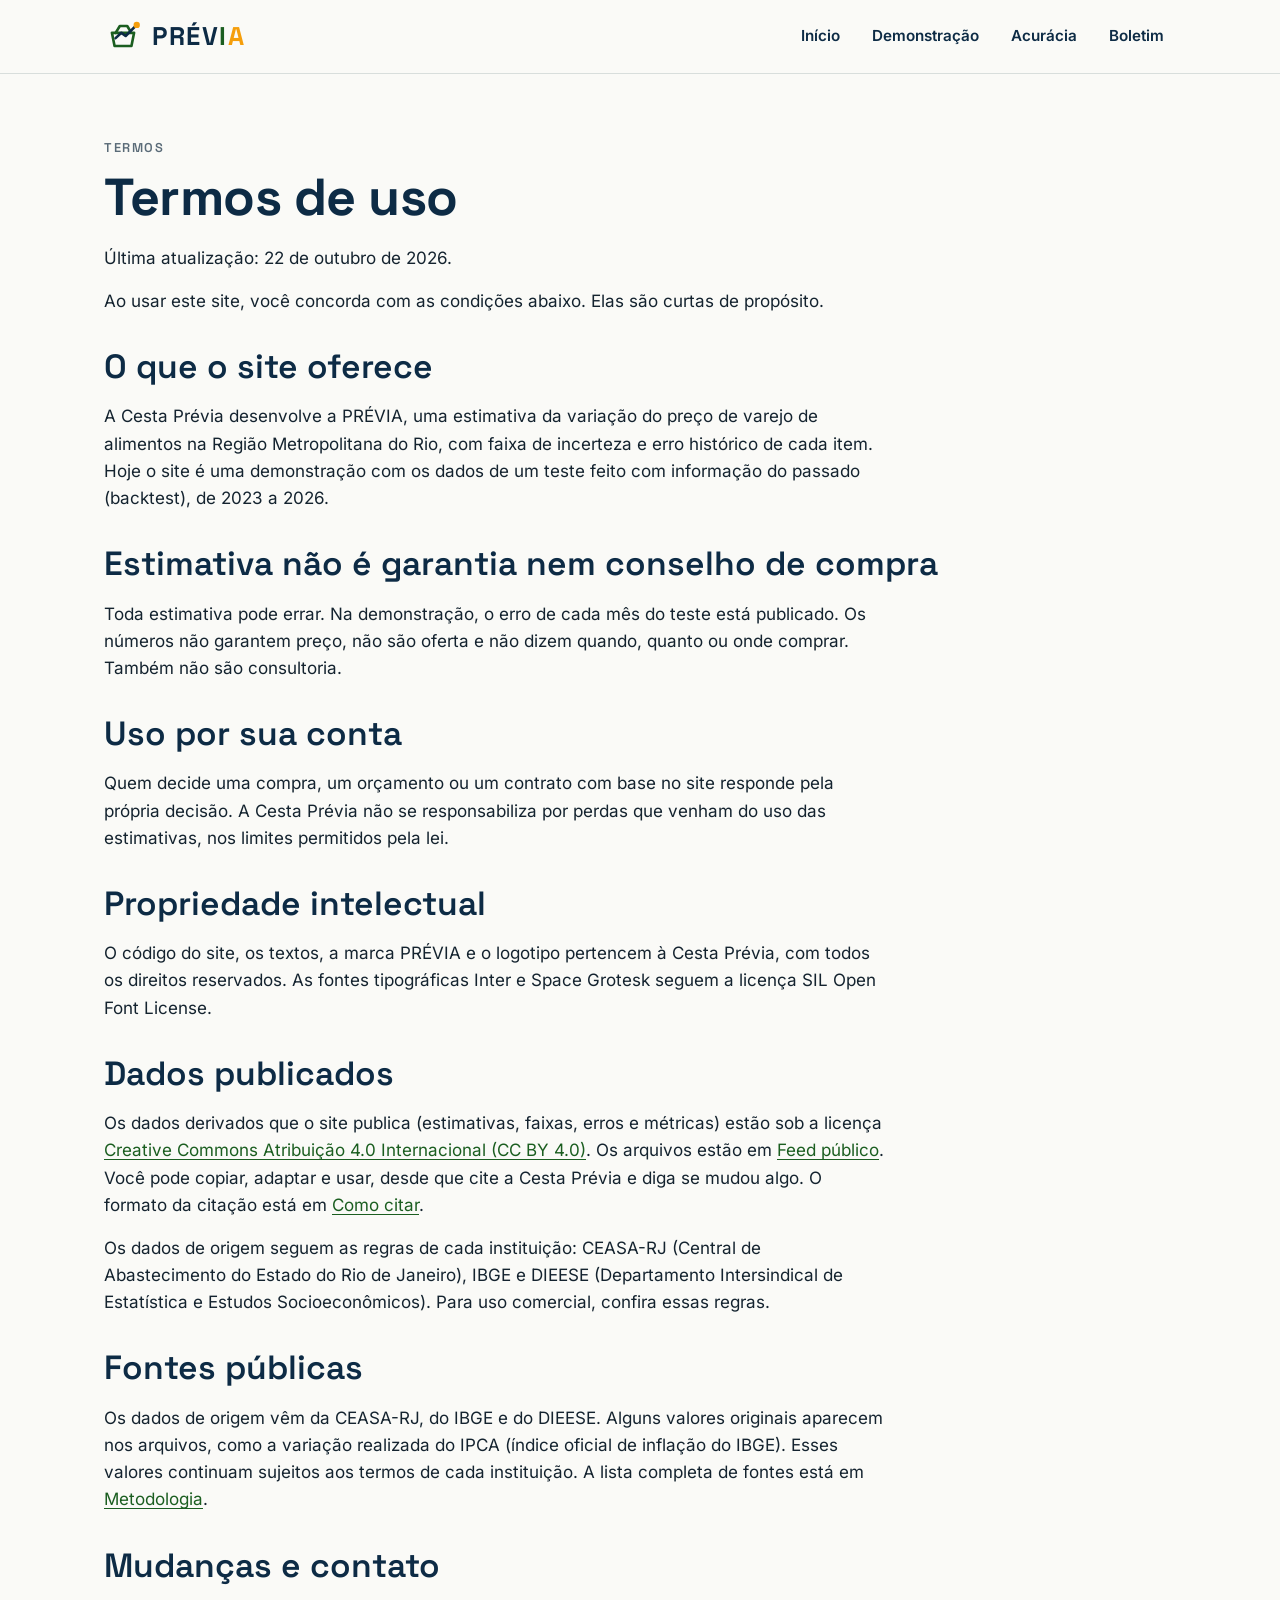
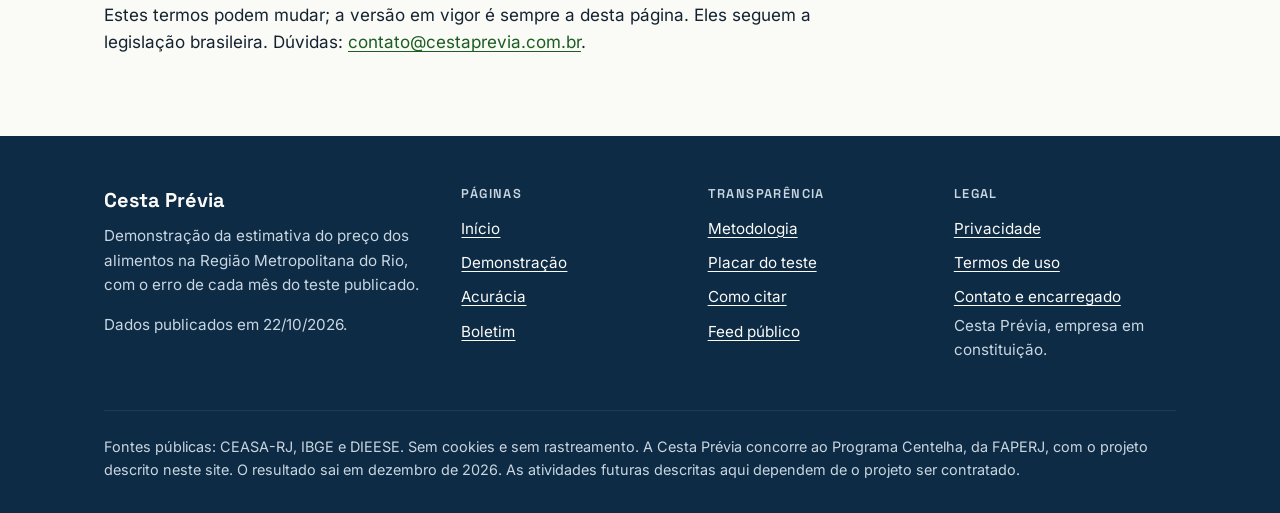
<file: termos/index.html>
<!DOCTYPE html>
<html lang="pt-BR">
<head>
<meta charset="utf-8">
<meta name="viewport" content="width=device-width, initial-scale=1">
<title>Termos de uso · Cesta Prévia</title>
<meta name="description" content="Termos de uso da Cesta Prévia: a estimativa não é garantia nem conselho de compra; propriedade intelectual e licença CC BY 4.0 dos dados publicados.">
<link rel="canonical" href="https://cestaprevia.com.br/termos/">
<meta property="og:site_name" content="Cesta Prévia">
<meta property="og:locale" content="pt_BR">
<meta property="og:type" content="website">
<meta property="og:url" content="https://cestaprevia.com.br/termos/">
<meta property="og:title" content="Termos de uso · Cesta Prévia">
<meta property="og:description" content="Termos de uso da Cesta Prévia: a estimativa não é garantia nem conselho de compra; propriedade intelectual e licença CC BY 4.0 dos dados publicados.">
<meta property="og:image" content="https://cestaprevia.com.br/assets/img/og-previa.png">
<meta property="og:image:width" content="1200">
<meta property="og:image:height" content="630">
<meta property="og:image:alt" content="Logotipo PRÉVIA, com a frase &#39;Estimativa do preço dos alimentos no Rio (demonstração)&#39; e um gráfico de linha com faixa de incerteza.">
<meta name="twitter:card" content="summary_large_image">
<meta name="theme-color" content="#0D2B45">
<link rel="icon" type="image/png" sizes="32x32" href="../assets/img/favicon-32.png">
<link rel="apple-touch-icon" href="../assets/img/apple-touch-icon.png">
<link rel="manifest" href="../site.webmanifest">
<link rel="preload" href="../assets/fonts/space-grotesk-700.woff2" as="font" type="font/woff2" crossorigin>
<link rel="stylesheet" href="../assets/css/site.css?v=20261022">
<script src="../assets/js/comum.js?v=20261022" defer></script>
</head>
<body>
<a class="pular" href="#conteudo">Pular para o conteúdo</a>

<header class="topo">
  <div class="container">
    <a class="marca" href="../" aria-label="PRÉVIA, página inicial">
      <svg viewBox="0 0 72 72" aria-hidden="true" focusable="false"><path d="M22 30 L30 17 H44 L50 27" stroke="#1B5E20" stroke-width="5" fill="none" stroke-linecap="round" stroke-linejoin="round"/><path d="M15 30 H57 L52 55 H20 Z" stroke="#1B5E20" stroke-width="5" fill="none" stroke-linejoin="round"/><path d="M22 40 L33 30 L41 36 L62 15" stroke="#0D2B45" stroke-width="5" fill="none" stroke-linecap="round" stroke-linejoin="round"/><circle cx="62" cy="15" r="6" fill="#F59E0B"/></svg>
      <span class="wordmark" aria-hidden="true">PRÉV<span class="i">I</span><span class="a">A</span></span>
    </a>
    <nav class="nav" aria-label="Principal">
      <ul>
        <li><a href="../">Início</a></li>
        <li><a href="../demo/">Demonstração</a></li>
        <li><a href="../acuracia/">Acurácia</a></li>
        <li><a href="../boletim/">Boletim</a></li>
      </ul>
    </nav>
  </div>
</header>

<main id="conteudo">
  <section class="secao" aria-labelledby="t-termos">
    <div class="container texto">
      <span class="rotulo">Termos</span>
      <h1 id="t-termos">Termos de uso</h1>
      <p>Última atualização: 22 de outubro de 2026.</p>
      <p>Ao usar este site, você concorda com as condições abaixo. Elas são curtas de propósito.</p>

      <h2>O que o site oferece</h2>
      <p>A Cesta Prévia desenvolve a PRÉVIA, uma estimativa da variação do preço de varejo de alimentos na Região Metropolitana do Rio, com faixa de incerteza e erro histórico de cada item. Hoje o site é uma demonstração com os dados de um teste feito com informação do passado (backtest), de 2023 a 2026.</p>

      <h2>Estimativa não é garantia nem conselho de compra</h2>
      <p>Toda estimativa pode errar. Na demonstração, o erro de cada mês do teste está publicado. Os números não garantem preço, não são oferta e não dizem quando, quanto ou onde comprar. Também não são consultoria.</p>

      <h2>Uso por sua conta</h2>
      <p>Quem decide uma compra, um orçamento ou um contrato com base no site responde pela própria decisão. A Cesta Prévia não se responsabiliza por perdas que venham do uso das estimativas, nos limites permitidos pela lei.</p>

      <h2>Propriedade intelectual</h2>
      <p>O código do site, os textos, a marca PRÉVIA e o logotipo pertencem à Cesta Prévia, com todos os direitos reservados. As fontes tipográficas Inter e Space Grotesk seguem a licença SIL Open Font License.</p>

      <h2>Dados publicados</h2>
      <p>Os dados derivados que o site publica (estimativas, faixas, erros e métricas) estão sob a licença <a href="https://creativecommons.org/licenses/by/4.0/deed.pt-br">Creative Commons Atribuição 4.0 Internacional (CC BY 4.0)</a>. Os arquivos estão em <a href="/metodologia/#feed">Feed público</a>. Você pode copiar, adaptar e usar, desde que cite a Cesta Prévia e diga se mudou algo. O formato da citação está em <a href="/metodologia/#como-citar">Como citar</a>.</p>
      <p>Os dados de origem seguem as regras de cada instituição: CEASA-RJ (Central de Abastecimento do Estado do Rio de Janeiro), IBGE e DIEESE (Departamento Intersindical de Estatística e Estudos Socioeconômicos). Para uso comercial, confira essas regras.</p>

      <h2>Fontes públicas</h2>
      <p>Os dados de origem vêm da CEASA-RJ, do IBGE e do DIEESE. Alguns valores originais aparecem nos arquivos, como a variação realizada do IPCA (índice oficial de inflação do IBGE). Esses valores continuam sujeitos aos termos de cada instituição. A lista completa de fontes está em <a href="/metodologia/">Metodologia</a>.</p>

      <h2>Mudanças e contato</h2>
      <p>Estes termos podem mudar; a versão em vigor é sempre a desta página. Eles seguem a legislação brasileira. Dúvidas: <a href="mailto:contato@cestaprevia.com.br">contato@cestaprevia.com.br</a>.</p>
    </div>
  </section>
</main>

<footer class="rodape">
  <div class="container">
    <div class="rodape-grade">
      <div>
        <p class="rodape-marca">Cesta Prévia</p>
        <p>Demonstração da estimativa do preço dos alimentos na Região Metropolitana do Rio, com o erro de cada mês do teste publicado.</p>
        <p>Dados publicados em <time data-site="versao">data indisponível</time>.</p>
      </div>
      <nav class="rodape-nav" aria-label="Rodapé">
      <div>
        <p class="rodape-titulo">Páginas</p>
        <ul>
          <li><a href="/">Início</a></li>
          <li><a href="/demo/">Demonstração</a></li>
          <li><a href="/acuracia/">Acurácia</a></li>
          <li><a href="/boletim/">Boletim</a></li>
        </ul>
      </div>
      <div>
        <p class="rodape-titulo">Transparência</p>
        <ul>
          <li><a href="/metodologia/">Metodologia</a></li>
          <li><a href="/acuracia/#placar">Placar do teste</a></li>
          <li><a href="/metodologia/#como-citar">Como citar</a></li>
          <li><a href="/metodologia/#feed">Feed público</a></li>
        </ul>
      </div>
      <div>
        <p class="rodape-titulo">Legal</p>
        <ul>
          <li><a href="/privacidade/">Privacidade</a></li>
          <li><a href="/termos/">Termos de uso</a></li>
          <li><a href="/contato/">Contato e encarregado</a></li>
        </ul>
        <p>Cesta Prévia, empresa em constituição.</p>
      </div>
      </nav>
    </div>
    <div class="rodape-fim">
      <p>Fontes públicas: CEASA-RJ, IBGE e DIEESE. Sem cookies e sem rastreamento. A Cesta Prévia concorre ao Programa Centelha, da FAPERJ, com o projeto descrito neste site. O resultado sai em dezembro de 2026. As atividades futuras descritas aqui dependem de o projeto ser contratado.</p>
    </div>
  </div>
</footer>
</body>
</html>
</file>
<file: assets/css/site.css>
/* PRÉVIA, demo pública. Tokens do guia de identidade (Papel, Navy, Verde, Âmbar só para alta). */

/* Fontes locais (subconjunto latin, OFL; origem em assets/fonts/LICENSE.txt). Nenhuma requisição externa. */
@font-face { font-family: "Inter"; font-style: normal; font-weight: 400; font-display: swap; src: url("../fonts/inter-400.woff2") format("woff2"); }
@font-face { font-family: "Inter"; font-style: normal; font-weight: 600; font-display: swap; src: url("../fonts/inter-600.woff2") format("woff2"); }
@font-face { font-family: "Space Grotesk"; font-style: normal; font-weight: 600; font-display: swap; src: url("../fonts/space-grotesk-600.woff2") format("woff2"); }
@font-face { font-family: "Space Grotesk"; font-style: normal; font-weight: 700; font-display: swap; src: url("../fonts/space-grotesk-700.woff2") format("woff2"); }

:root {
  --papel: #FAFAF7;
  --branco: #FFFFFF;
  --navy: #0D2B45;
  --navy-2: #12324B;
  --verde: #1B5E20;
  --verde-claro: #E8F1E8;
  --verde-brilho: #3DDC84;
  --ambar: #F59E0B;
  --tinta: #14232F;
  --muted: #5A6B78;
  --linha: #D8DEDC;
  --linha-forte: #B9C3C8;
  --fundo-suave: #F1F3EF;
  --soft-escuro: #C9D6E0;
  --verde-medio: #2E7D32;
  --borda-escura: #1E3A54;
  --erro: #B42318;
  --erro-fundo: #FFF6F5;
  --tinta-profunda: #0B1A2A;
  --legenda-escuro: #9FB0BC;
  --verde-hover: #144A18;
  --seta-neutra: #DCE2E6;
  --grade-leve: #E3E7E5;
  --display: "Space Grotesk", "Segoe UI", system-ui, sans-serif;
  --texto: "Inter", -apple-system, "Segoe UI", Roboto, sans-serif;
  --s1: 4px; --s2: 8px; --s3: 16px; --s4: 24px; --s5: 32px; --s6: 48px; --s7: 64px;
  --raio: 12px;
  --largura: 1120px;
}

*, *::before, *::after { box-sizing: border-box; }
html { -webkit-text-size-adjust: 100%; scroll-behavior: smooth; }
html.pagina-demo { scroll-padding-top: 56px; } /* faixa de demonstração fixa no topo */
@media (max-width: 760px) {
  html.pagina-demo { scroll-padding-top: 0; }
  .faixa-demo { position: static; } /* no celular a faixa não fica fixa: não cobre o foco */
}
html.pagina-404 body { min-height: 100vh; display: flex; flex-direction: column; }
html.pagina-404 main { flex: 1; }
@media (prefers-reduced-motion: reduce) { html { scroll-behavior: auto; } }
body {
  margin: 0; background: var(--papel); color: var(--tinta);
  font-family: var(--texto); font-size: 17px; line-height: 1.6;
}
img { max-width: 100%; height: auto; display: block; }
a { color: var(--verde); text-underline-offset: 3px; }
a:hover { color: var(--navy); }
:focus-visible { outline: 3px solid var(--papel); outline-offset: 0; box-shadow: 0 0 0 6px var(--navy); border-radius: 4px; }
/* Foco em dois tons: anel claro por dentro e navy por fora; sobre fundo navy, invertido.
   .nav a[aria-current] mantém o padrão: o anel claro separa a pílula navy do anel navy sobre o papel. */
.hero :focus-visible, .rodape :focus-visible, .resultado :focus-visible, .faixa-demo :focus-visible {
  outline-color: var(--navy); box-shadow: 0 0 0 6px var(--papel);
}
h1, h2, h3, h4 { font-family: var(--display); color: var(--navy); line-height: 1.2; margin: 0 0 var(--s3); }
h1 { font-size: clamp(2rem, 4.6vw, 3.25rem); font-weight: 700; letter-spacing: -0.5px; }
h2 { font-size: clamp(1.6rem, 3vw, 2.1rem); font-weight: 600; }
h3 { font-size: 1.25rem; font-weight: 600; }
p { margin: 0 0 var(--s3); }
.num, .tab-num { font-family: var(--display); font-weight: 600; font-variant-numeric: tabular-nums; }
.muted { color: var(--muted); }
.sr-only {
  position: absolute; width: 1px; height: 1px; padding: 0; margin: -1px;
  overflow: hidden; clip: rect(0, 0, 0, 0); white-space: nowrap; border: 0;
}

/* Pular para o conteúdo */
.pular {
  position: absolute; left: var(--s3); top: -60px; z-index: 100;
  background: var(--navy); color: var(--papel); padding: var(--s2) var(--s3); border-radius: 8px;
}
.pular:focus { top: var(--s2); color: var(--papel); }

.container { max-width: var(--largura); margin: 0 auto; padding: 0 var(--s4); }

/* Cabeçalho */
.topo { background: var(--papel); border-bottom: 1px solid var(--linha); }
.topo .container { display: flex; align-items: center; justify-content: space-between; gap: var(--s3); flex-wrap: wrap; padding-top: var(--s3); padding-bottom: var(--s3); }
.marca { display: inline-flex; align-items: center; gap: 10px; text-decoration: none; color: var(--navy); }
.marca svg { width: 38px; height: 38px; flex: none; }
.wordmark { font-family: var(--display); font-weight: 700; font-size: 1.6rem; letter-spacing: 1.5px; color: var(--navy); }
.wordmark .i { color: var(--verde); }
.wordmark .a { color: var(--ambar); } /* cor travada pelo guia; logotipo é isento do critério de contraste e o link tem nome acessível */
.nav ul { list-style: none; display: flex; flex-wrap: wrap; gap: var(--s1) var(--s2); margin: 0; padding: 0; }
.nav a {
  display: inline-block; padding: 8px 12px; border-radius: 8px; text-decoration: none;
  color: var(--navy); font-weight: 600; font-size: 0.95rem; min-height: 40px;
}
.nav a:hover { background: var(--fundo-suave); }
.nav a[aria-current="page"] { background: var(--navy); color: var(--papel); }

/* Faixa de demonstração */
.faixa-demo {
  background: var(--navy); color: var(--papel); font-size: 0.95rem;
  position: sticky; top: 0; z-index: 50; border-bottom: 3px solid var(--ambar);
}
.faixa-demo .container { display: flex; gap: var(--s3); align-items: center; padding-top: 10px; padding-bottom: 10px; flex-wrap: wrap; }
.selo {
  font-family: var(--display); font-weight: 700; font-size: 0.78rem; letter-spacing: 1.4px;
  background: var(--ambar); color: var(--tinta-profunda); border-radius: 6px; padding: 4px 10px; text-transform: uppercase;
}

/* Botões */
.botao {
  display: inline-flex; align-items: center; justify-content: center; gap: var(--s2);
  font-family: var(--display); font-weight: 600; font-size: 1.05rem; text-decoration: none;
  border-radius: var(--raio); padding: 14px 24px; min-height: 48px; border: 2px solid transparent; cursor: pointer;
}
.botao-principal { background: var(--verde); color: var(--branco); }
.botao-principal:hover { background: var(--verde-hover); color: var(--branco); }
.botao-secundario { background: transparent; color: var(--papel); border-color: var(--soft-escuro); }
.botao-secundario:hover { background: var(--navy-2); color: var(--papel); }
.botao-claro { background: var(--branco); color: var(--navy); border-color: var(--muted); }
.botao-claro:hover { border-color: var(--navy); color: var(--navy); }
.botao-pequeno { font-size: 0.92rem; padding: 8px 14px; min-height: 40px; }
button.botao[disabled] { opacity: 0.6; cursor: not-allowed; }

/* Hero */
.hero { background: var(--navy); color: var(--papel); padding: var(--s7) 0 var(--s6); overflow: hidden; }
.hero .container { display: grid; grid-template-columns: 1.25fr 1fr; gap: var(--s5); align-items: center; }
.hero h1 { color: var(--papel); }
.hero .lead { font-size: 1.2rem; color: var(--soft-escuro); max-width: 36em; }
.hero .acoes { display: flex; flex-wrap: wrap; gap: var(--s3); margin-top: var(--s4); }
.hero-grafico svg { width: 100%; height: auto; display: block; }
.hero-grafico .g-eixo { stroke: var(--borda-escura); }
.hero-grafico .g-banda { fill: var(--verde-medio); }
.hero-nota { font-size: 0.85rem; color: var(--legenda-escuro); margin-top: var(--s2); }

/* Seções */
.secao { padding: var(--s7) 0; }
.secao + .secao { border-top: 1px solid var(--linha); }
.secao-suave { background: var(--fundo-suave); }
.rotulo {
  display: block; font-family: var(--display); font-size: 0.8rem; font-weight: 600;
  letter-spacing: 1.6px; text-transform: uppercase; color: var(--muted); margin-bottom: var(--s2);
}
.intro { max-width: 46em; font-size: 1.08rem; }
.grade-2 { display: grid; grid-template-columns: repeat(2, minmax(0, 1fr)); gap: var(--s4); }
.grade-3 { display: grid; grid-template-columns: repeat(3, minmax(0, 1fr)); gap: var(--s4); }
.grade-4 { display: grid; grid-template-columns: repeat(4, minmax(0, 1fr)); gap: var(--s3); }
.grade-numeros { display: grid; grid-template-columns: repeat(auto-fit, minmax(190px, 1fr)); gap: var(--s3); }
.cartao {
  background: var(--branco); border: 1px solid var(--linha); border-radius: var(--raio); padding: var(--s4);
}
.cartao h3 { margin-bottom: var(--s2); }
.cartao p:last-child, .cartao ul:last-child { margin-bottom: 0; }
.tag {
  display: inline-block; font-family: var(--display); font-weight: 600; font-size: 0.78rem;
  letter-spacing: 1px; text-transform: uppercase; border-radius: 999px; padding: 3px 10px; margin-bottom: var(--s2);
}
.tag-pronto { background: var(--verde-claro); color: var(--verde); }
.tag-pd { background: var(--fundo-suave); color: var(--navy); border: 1.5px dashed var(--muted); }

/* Números da evidência */
.numero { background: var(--branco); border: 1px solid var(--linha); border-radius: var(--raio); padding: var(--s4); }
.numero .valor { font-family: var(--display); font-weight: 700; font-size: clamp(2.2rem, 4vw, 2.9rem); color: var(--navy); line-height: 1; display: block; margin-bottom: var(--s2); font-variant-numeric: tabular-nums; }
.numero .valor small { font-size: 0.5em; font-weight: 600; color: var(--muted); }
.numero p { font-size: 0.95rem; margin: 0; }
.ressalva { font-size: 0.95rem; color: var(--muted); max-width: 52em; margin-top: var(--s4); }

/* Passos */
.passos { counter-reset: passo; list-style: none; padding: 0; margin: 0; display: grid; gap: var(--s3); }
.passos li { position: relative; padding-left: 52px; }
.passos li::before {
  counter-increment: passo; content: counter(passo); position: absolute; left: 0; top: 0;
  width: 36px; height: 36px; border-radius: 50%; background: var(--navy); color: var(--papel);
  font-family: var(--display); font-weight: 700; display: flex; align-items: center; justify-content: center;
}

/* Equipe */
.pessoa h3 { margin-bottom: 4px; }
.pessoa .papel { font-family: var(--display); color: var(--verde); font-weight: 600; margin-bottom: var(--s2); }

/* Rodapé */
.rodape { background: var(--navy); color: var(--soft-escuro); padding: var(--s6) 0 var(--s5); font-size: 0.95rem; }
.rodape a { color: var(--papel); }
.rodape a:hover { color: var(--verde-brilho); }
.rodape strong { color: var(--papel); font-weight: 600; }
.rodape-grade { display: grid; grid-template-columns: 1.4fr 3fr; gap: var(--s4); }
.rodape-nav { display: grid; grid-template-columns: repeat(3, minmax(0, 1fr)); gap: var(--s4); }
.rodape-marca { font-family: var(--display); font-weight: 700; font-size: 1.25rem; color: var(--papel); margin-bottom: var(--s2); }
.rodape-titulo { font-family: var(--display); font-size: 0.8rem; font-weight: 600; letter-spacing: 1.4px; text-transform: uppercase; color: var(--soft-escuro); margin: 0 0 var(--s2); }
.rodape ul { list-style: none; margin: 0; padding: 0; display: grid; gap: 2px; }
.rodape li a { display: inline-block; padding: 4px 0; min-height: 32px; }
.rodape-fim { border-top: 1px solid var(--borda-escura); margin-top: var(--s5); padding-top: var(--s4); font-size: 0.9rem; }
.rodape-fim p { margin: 0; }

/* Tabelas */
.tabela-rolagem { overflow-x: auto; border: 1px solid var(--linha); border-radius: var(--raio); background: var(--branco); }
table { border-collapse: collapse; width: 100%; font-size: 0.95rem; }
caption { text-align: left; padding: var(--s3) var(--s3) var(--s2); color: var(--muted); font-size: 0.9rem; caption-side: top; }
th, td { padding: 12px 12px; text-align: left; vertical-align: top; border-bottom: 1px solid var(--linha); }
thead th {
  font-family: var(--display); font-size: 0.8rem; font-weight: 600; letter-spacing: 0.8px;
  text-transform: uppercase; color: var(--muted); background: var(--fundo-suave); vertical-align: bottom;
}
tbody tr:last-child td, tbody tr:last-child th { border-bottom: 0; }
tbody th { font-weight: 600; color: var(--navy); }
td.n, th.n { text-align: right; font-family: var(--display); font-weight: 600; font-variant-numeric: tabular-nums; white-space: nowrap; }
.sub { display: block; font-size: 0.82rem; color: var(--muted); font-weight: 400; font-family: var(--texto); }
tr.linha-grupo td, tr.linha-grupo th { border-top: 2px solid var(--linha-forte); }
.destaque-ok { color: var(--verde); font-weight: 600; }

/* Variação com seta (cor nunca sozinha: sempre glifo + sinal) */
.var { display: inline-flex; align-items: center; gap: 6px; font-family: var(--display); font-weight: 600; white-space: nowrap; font-variant-numeric: tabular-nums; }
.seta {
  display: inline-flex; align-items: center; justify-content: center; width: 20px; height: 20px;
  border-radius: 5px; font-size: 0.7rem; line-height: 1; flex: none;
}
.seta-alta { background: var(--ambar); color: var(--tinta-profunda); }
.seta-queda { background: var(--verde); color: var(--branco); }
.seta-estavel { background: var(--seta-neutra); color: var(--navy); }
.faixa-txt { display: block; font-size: 0.82rem; color: var(--muted); font-family: var(--texto); font-weight: 500; }

/* Status */
.status {
  display: inline-block; font-family: var(--display); font-weight: 700; font-size: 0.75rem; letter-spacing: 0.8px;
  text-transform: uppercase; border-radius: 999px; padding: 5px 10px; white-space: nowrap;
}
.status-estimativa { background: var(--verde-claro); color: var(--verde); border: 1.5px solid var(--verde); }
.status-monitoramento { background: var(--branco); color: var(--navy); border: 1.5px dashed var(--muted); }
.status-sem_recomendacao { background: var(--fundo-suave); color: var(--tinta); border: 1.5px solid var(--muted); }
.motivo { display: block; font-size: 0.8rem; color: var(--muted); margin-top: 6px; max-width: 16em; white-space: normal; }

/* Controles */
.controles { display: flex; flex-wrap: wrap; gap: var(--s3); align-items: flex-end; margin-bottom: var(--s4); }
.campo { display: grid; gap: 6px; }
.campo label, .rotulo-campo { font-weight: 600; font-size: 0.92rem; color: var(--navy); }
select, input[type="text"] {
  font: inherit; font-size: 1rem; color: var(--tinta); background: var(--branco);
  border: 1.5px solid var(--muted); border-radius: 8px; padding: 9px 12px; min-height: 44px;
}
select:focus-visible, input:focus-visible { border-color: var(--navy); }
input[aria-invalid="true"] { border-color: var(--erro); background: var(--erro-fundo); }
.erro-campo { color: var(--erro); font-size: 0.85rem; }
.contexto-mes { background: var(--branco); border: 1px solid var(--linha); border-left: 4px solid var(--verde); border-radius: 8px; padding: var(--s3); margin-bottom: var(--s4); }
.contexto-mes p { margin: 0; }

/* Gráfico */
.grafico-cartao { background: var(--branco); border: 1px solid var(--linha); border-radius: var(--raio); padding: var(--s4); }
.grafico svg { width: 100%; height: auto; display: block; }
.legenda { display: flex; flex-wrap: wrap; gap: var(--s2) var(--s4); list-style: none; padding: 0; margin: var(--s3) 0 0; font-size: 0.9rem; color: var(--muted); }
.legenda li { display: inline-flex; align-items: center; gap: 8px; }
.amostra { display: inline-block; width: 28px; height: 0; border-top: 3px solid var(--navy); }
.amostra-prev { border-top: 3px dashed var(--verde); }
.amostra-ms { border-top: 2px dotted var(--muted); }
.amostra-faixa { height: 12px; border: 0; background: rgba(27, 94, 32, 0.14); } /* mesma opacidade da banda no gráfico */
details { margin-top: var(--s3); }
summary { cursor: pointer; font-weight: 600; color: var(--navy); min-height: 32px; }

/* Componentes */
.componentes { display: grid; gap: var(--s2); margin-top: var(--s3); }
.comp-linha { display: grid; grid-template-columns: minmax(150px, 15em) 1fr 6em; gap: var(--s3); align-items: center; font-size: 0.95rem; }
.comp-barra { position: relative; height: 22px; background: var(--fundo-suave); border-radius: 4px; }
.comp-barra .eixo { position: absolute; left: 50%; top: -4px; bottom: -4px; width: 2px; background: var(--muted); }
.comp-barra .preenche { position: absolute; top: 3px; bottom: 3px; border-radius: 3px; }
.preenche-pos { background: var(--navy); }
.preenche-neg { background: var(--verde); }
.comp-linha.total { font-weight: 700; border-top: 1px solid var(--linha); padding-top: var(--s2); }

/* Minha Cesta */
.cesta-grade { display: grid; grid-template-columns: 1.3fr 1fr; gap: var(--s4); align-items: start; }
.cesta-linhas { display: grid; gap: var(--s2); }
.cesta-linha { display: grid; grid-template-columns: 1.4fr 0.8fr 0.9fr auto; gap: var(--s2); align-items: end; background: var(--branco); border: 1px solid var(--linha); border-radius: 10px; padding: var(--s2) var(--s3) var(--s3); }
.cesta-linha .campo label { font-size: 0.8rem; font-weight: 600; color: var(--muted); }
.cesta-linha input, .cesta-linha select { width: 100%; }
.cesta-linha .outro-nome { margin-top: 6px; }
.botao-remover { background: transparent; border: 1.5px solid var(--muted); color: var(--tinta); border-radius: 8px; min-height: 44px; min-width: 44px; cursor: pointer; font-size: 1rem; }
.botao-remover:hover { border-color: var(--erro); color: var(--erro); }
.resultado { background: var(--navy); color: var(--papel); border-radius: var(--raio); padding: var(--s4); position: sticky; top: 64px; }
.resultado h3 { color: var(--papel); }
.resultado .grande { font-family: var(--display); font-weight: 700; font-size: clamp(2rem, 4vw, 2.6rem); line-height: 1.1; font-variant-numeric: tabular-nums; }
.resultado .linha-res { display: flex; justify-content: space-between; gap: var(--s3); border-top: 1px solid var(--borda-escura); padding: 10px 0; font-size: 0.95rem; }
.resultado .linha-res span:last-child { font-family: var(--display); font-weight: 600; text-align: right; font-variant-numeric: tabular-nums; }
.resultado .nota { color: var(--soft-escuro); font-size: 0.85rem; margin-top: var(--s2); margin-bottom: 0; }
.cobertura-barra { height: 10px; background: var(--borda-escura); border-radius: 999px; overflow: hidden; margin: 6px 0 4px; }
.cobertura-barra div { height: 100%; background: var(--verde-brilho); }
.cesta-itens { margin-top: var(--s3); }
.cesta-itens td, .cesta-itens th { font-size: 0.9rem; }

/* Figuras */
figure { margin: 0; }
figure img { border: 1px solid var(--linha); border-radius: 8px; background: var(--branco); }
figcaption { font-size: 0.9rem; color: var(--muted); margin-top: var(--s2); }
.figuras { display: grid; gap: var(--s5); }

/* Boletim */
.boletim { max-width: 680px; background: var(--branco); border: 1px solid var(--linha); border-radius: 16px; padding: var(--s5); }
.boletim-cab { display: flex; align-items: center; gap: var(--s3); border-bottom: 1px solid var(--linha); padding-bottom: var(--s3); margin-bottom: var(--s4); }
.boletim-cab svg { width: 44px; height: 44px; flex: none; }
.boletim h2 { font-size: 1.4rem; margin-bottom: 2px; }
.boletim h3 { font-size: 1.08rem; margin-top: var(--s4); }
.boletim ul { padding-left: 0; list-style: none; display: grid; gap: var(--s2); margin: 0 0 var(--s3); }
.boletim li { display: grid; grid-template-columns: auto 1fr; gap: 10px; align-items: start; }
.aviso-exemplo { background: var(--fundo-suave); border: 1.5px dashed var(--muted); border-radius: 10px; padding: var(--s3); margin-bottom: var(--s4); font-size: 0.95rem; }

.grade-boletim { display: grid; grid-template-columns: 1fr 1.25fr; gap: var(--s5); align-items: start; }

/* Listas de texto */
ul.lista { padding-left: 1.2em; margin: 0 0 var(--s3); display: grid; gap: var(--s2); }
ul.lista li::marker { color: var(--verde); }

/* Formulário da cesta */
fieldset.sem-borda { border: 0; padding: 0; margin: 0; min-width: 0; }
fieldset.sem-borda legend { padding: 0; margin-bottom: var(--s2); font-weight: 600; }
.acoes-cesta { display: flex; flex-wrap: wrap; gap: var(--s2); margin-top: var(--s3); }
.cesta-linha .erro-campo { grid-column: 1 / -1; }
.cesta-linha .erro-campo:empty { display: none; }
.resultado .sub { color: var(--soft-escuro); }

/* Estados de carregamento */
.estado { padding: var(--s4); color: var(--muted); }
.estado-erro { color: var(--erro); }

/* Responsivo */
@media (max-width: 960px) {
  .hero .container, .cesta-grade, .grade-boletim { grid-template-columns: 1fr; }
  .grade-4 { grid-template-columns: repeat(2, minmax(0, 1fr)); }
  .grade-3 { grid-template-columns: 1fr; }
  .resultado { position: static; }
}
@media (max-width: 640px) {
  body { font-size: 16px; }
  .container { padding: 0 var(--s3); }
  .hero { padding: var(--s6) 0 var(--s5); }
  .secao { padding: var(--s6) 0; }
  .grade-2, .grade-4 { grid-template-columns: 1fr; }
  .cesta-linha { grid-template-columns: 1fr 1fr; }
  .cesta-linha .campo-item { grid-column: 1 / -1; }
  .comp-linha { grid-template-columns: 1fr 5em; }
  .comp-linha .comp-barra { grid-column: 1 / -1; grid-row: 2; }
  .boletim { padding: var(--s4) var(--s3); }
  .wordmark { font-size: 1.35rem; }
  .nav a { padding: 8px 10px; font-size: 0.9rem; }
}
@media print {
  .faixa-demo { position: static; }
  .topo nav, .pular, .acoes { display: none; }
}

.passos-intro { margin-top: var(--s5); max-width: 46em; }
.passos-mes { margin-top: var(--s3); }
.hero .rotulo { color: var(--legenda-escuro); }
thead th.n { white-space: normal; }

/* Aviso sem JavaScript */
.aviso-js { background: var(--fundo-suave); border-bottom: 1px solid var(--linha); padding: var(--s3) 0; font-size: 0.95rem; }
.aviso-js p { margin: 0; }

/* Páginas de texto (contato, privacidade, termos, metodologia) */
.texto > *:not(.tabela-rolagem) { max-width: 46em; } /* coluna de leitura alinhada à esquerda do contêiner */
.texto h2 { margin-top: var(--s5); }
.texto h3 { margin-top: var(--s4); }
.texto ul { padding-left: 1.2em; margin: 0 0 var(--s3); }
.texto li { margin-bottom: var(--s1); }
.texto li::marker { color: var(--verde); }
.email-grande { font-family: var(--display); font-weight: 600; font-size: clamp(1.3rem, 3vw, 1.7rem); overflow-wrap: anywhere; }
.citacao { background: var(--branco); border: 1px solid var(--linha); border-left: 4px solid var(--verde); border-radius: 8px; padding: var(--s3); margin: 0 0 var(--s3); overflow-wrap: anywhere; }
.tabela-rolagem.na-pagina { margin-bottom: var(--s3); }

@media (max-width: 960px) {
  .rodape-grade { grid-template-columns: 1fr; }
}
@media (max-width: 640px) {
  .rodape-nav { grid-template-columns: 1fr; }
}
</file>
